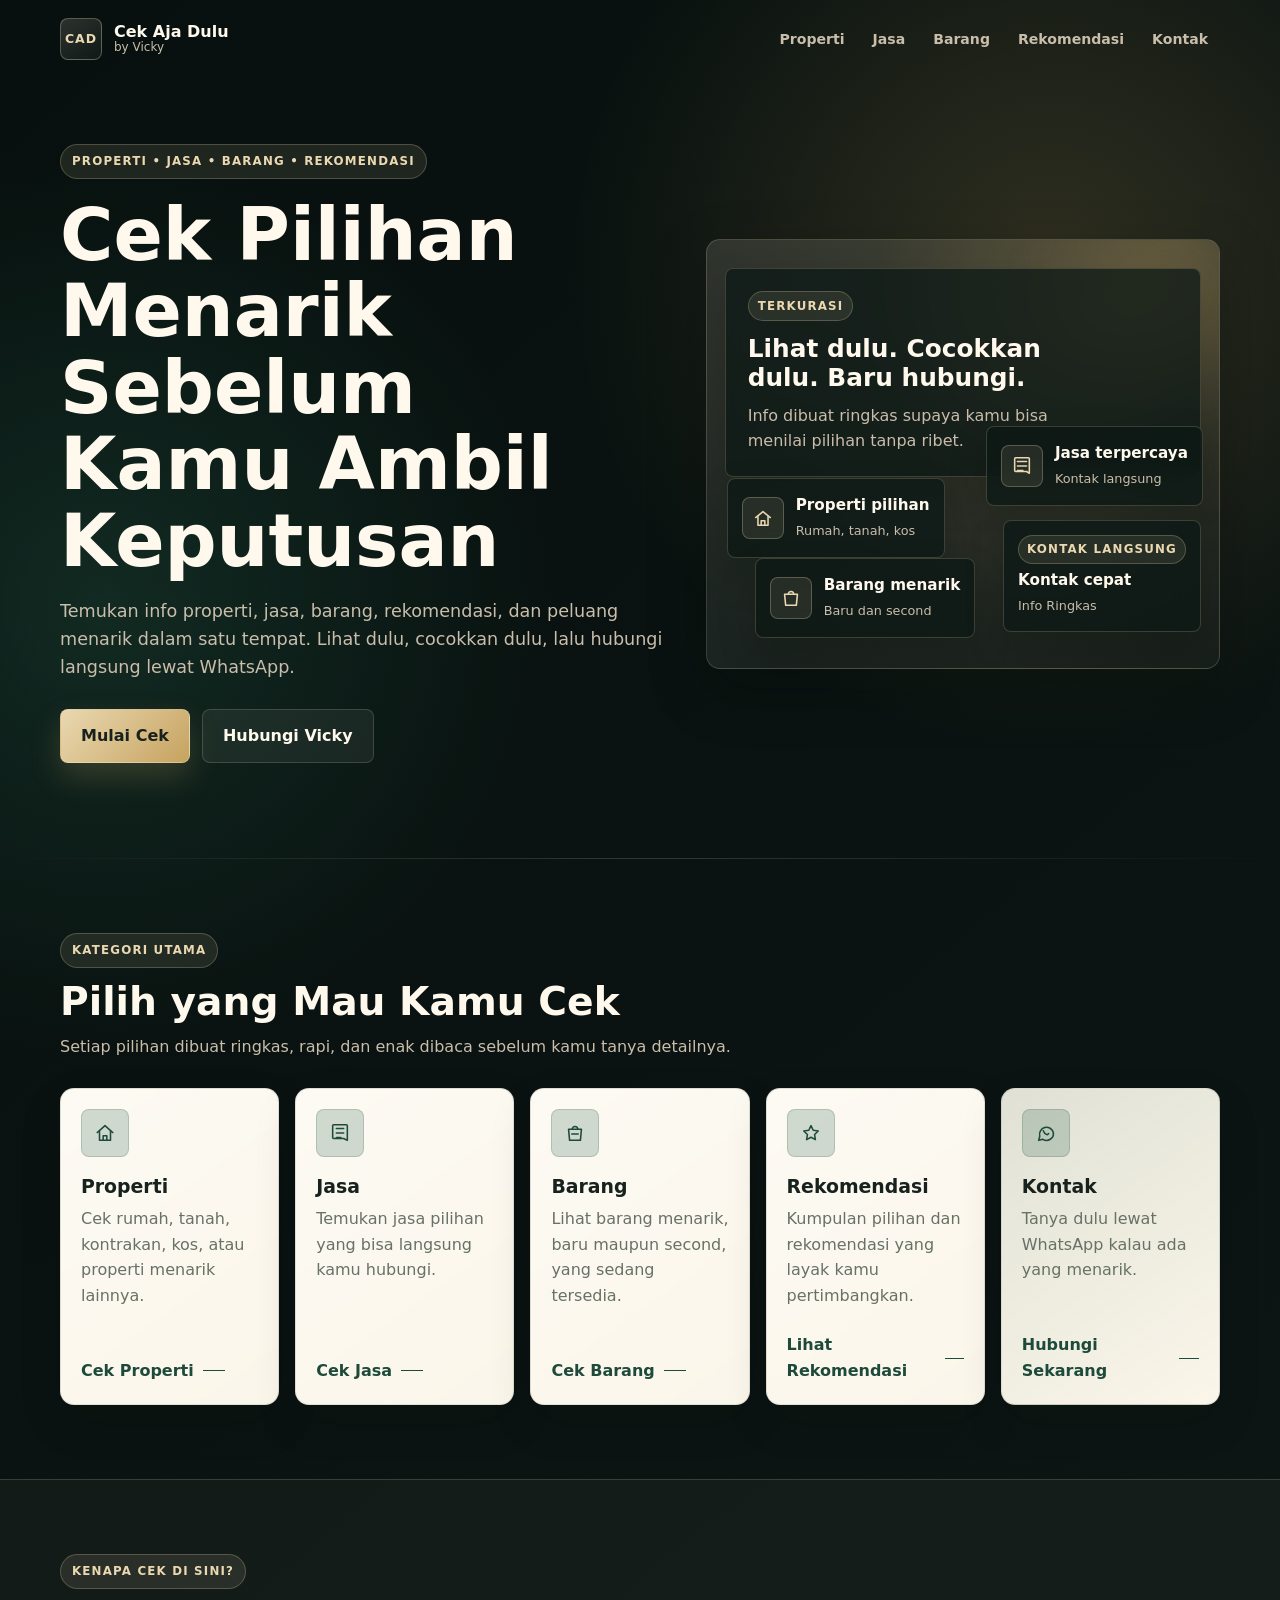
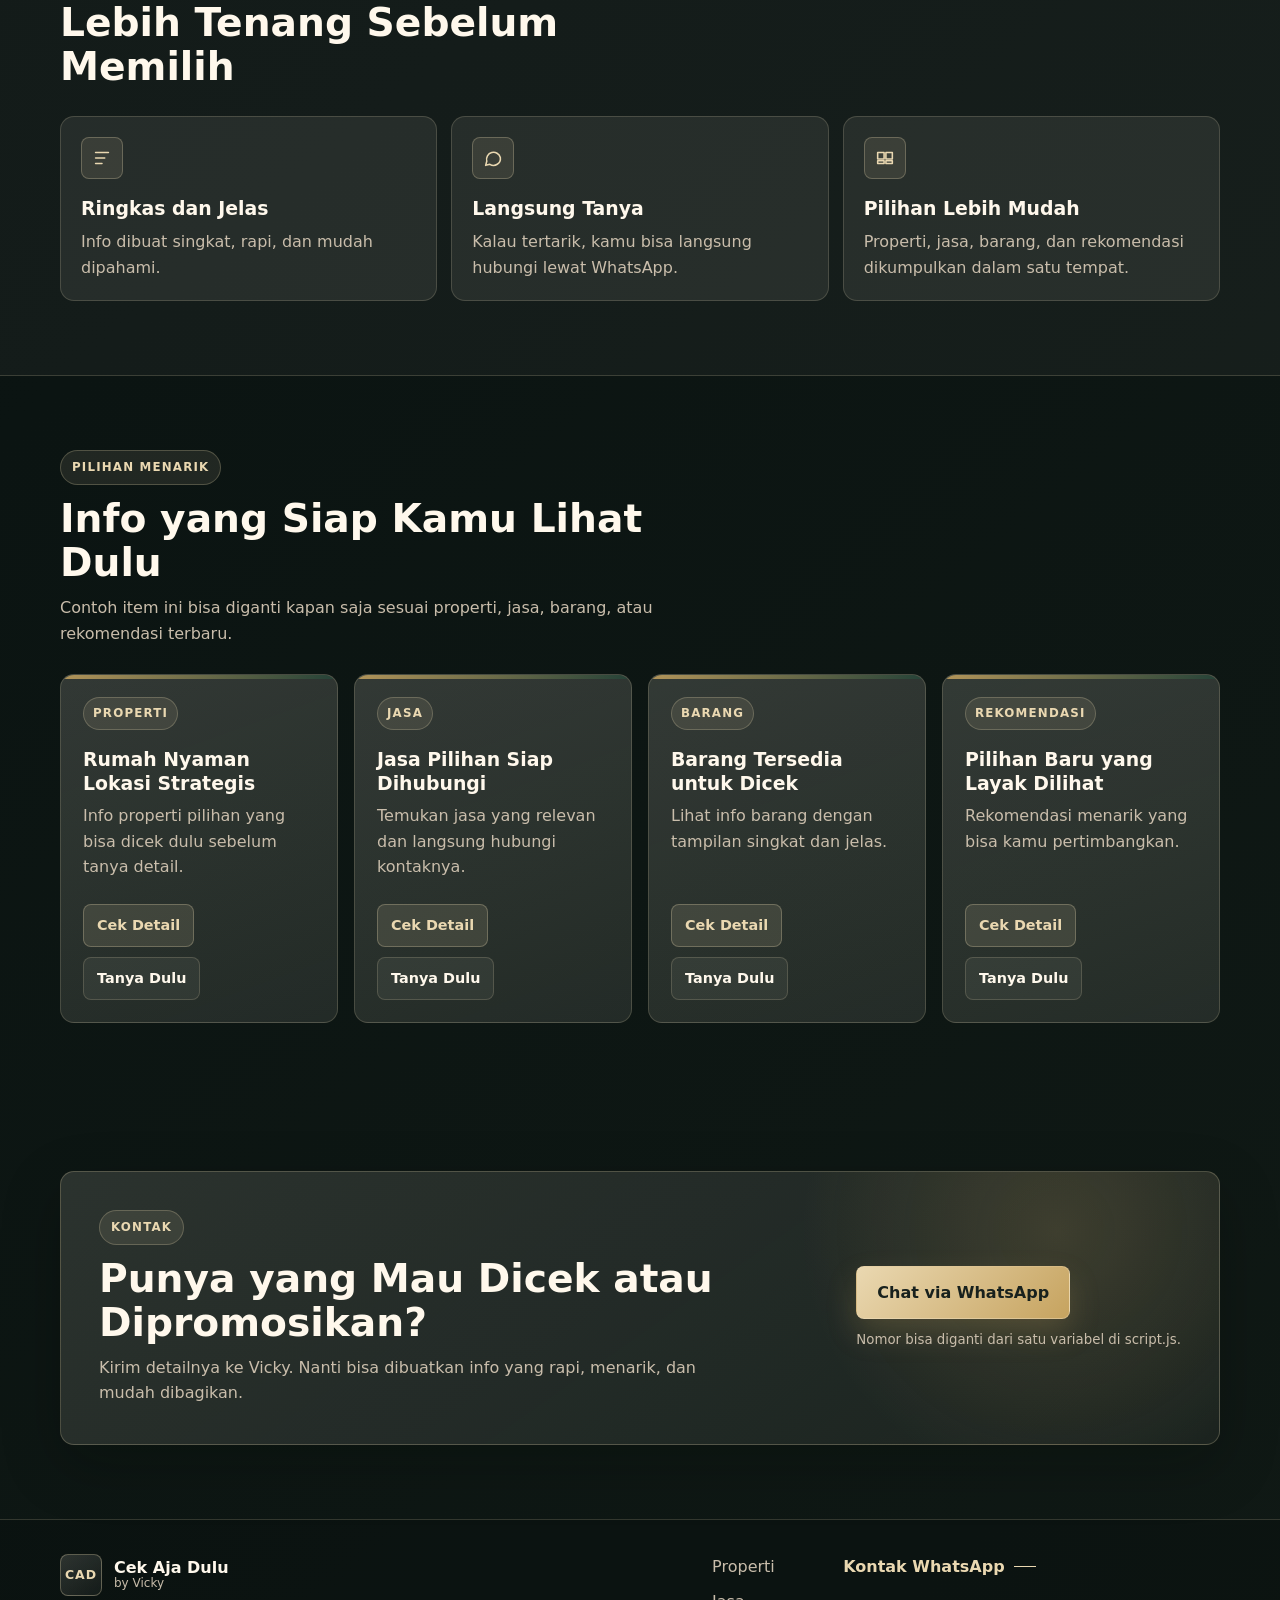
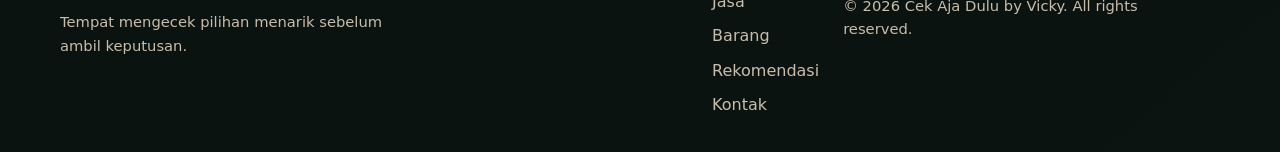
<file: backup_codex/index.html>
<!doctype html>
<html lang="id">
  <head>
    <meta charset="UTF-8" />
    <meta name="viewport" content="width=device-width, initial-scale=1.0" />
    <title>Cek Aja Dulu | Properti, Jasa, Barang &amp; Rekomendasi</title>
    <meta
      name="description"
      content="Temukan info properti, jasa, barang, rekomendasi, dan peluang menarik dalam satu tempat. Cek dulu, cocokkan dulu, lalu hubungi langsung."
    />
    <meta name="theme-color" content="#0b1412" />
    <link rel="stylesheet" href="style.css" />
  </head>
  <body>
    <a class="skip-link" href="#properti">Lewati ke konten utama</a>

    <header class="site-header" data-header>
      <nav class="nav-wrap" aria-label="Navigasi utama">
        <a class="brand" href="#home" aria-label="Cek Aja Dulu beranda">
          <span class="brand-mark">CAD</span>
          <span class="brand-copy">
            <strong>Cek Aja Dulu</strong>
            <small>by Vicky</small>
          </span>
        </a>

        <button
          class="nav-toggle"
          type="button"
          aria-label="Buka menu navigasi"
          aria-expanded="false"
          aria-controls="primary-navigation"
          data-menu-toggle
        >
          <span></span>
          <span></span>
          <span></span>
        </button>

        <div class="nav-menu" id="primary-navigation" data-menu>
          <a href="#properti">Properti</a>
          <a href="#jasa">Jasa</a>
          <a href="#barang">Barang</a>
          <a href="#rekomendasi">Rekomendasi</a>
          <a href="#kontak">Kontak</a>
        </div>
      </nav>
    </header>

    <main id="home">
      <section class="hero">
        <div class="container hero-grid">
          <div class="hero-content reveal">
            <span class="eyebrow">Properti &bull; Jasa &bull; Barang &bull; Rekomendasi</span>
            <h1>Cek Pilihan Menarik Sebelum Kamu Ambil Keputusan</h1>
            <p class="hero-subtitle">
              Temukan info properti, jasa, barang, rekomendasi, dan peluang menarik dalam satu tempat.
              Lihat dulu, cocokkan dulu, lalu hubungi langsung lewat WhatsApp.
            </p>
            <div class="hero-actions">
              <a class="btn btn-primary" href="#properti">Mulai Cek</a>
              <a class="btn btn-ghost" href="#kontak">Hubungi Vicky</a>
            </div>
          </div>

          <div class="hero-visual reveal" aria-label="Ringkasan pilihan Cek Aja Dulu">
            <div class="visual-glow"></div>
            <div class="visual-card main-card">
              <span class="mini-label">Terkurasi</span>
              <h2>Lihat dulu. Cocokkan dulu. Baru hubungi.</h2>
              <p>Info dibuat ringkas supaya kamu bisa menilai pilihan tanpa ribet.</p>
            </div>

            <div class="floating-card card-property">
              <span class="icon-dot">
                <svg viewBox="0 0 24 24" aria-hidden="true">
                  <path d="M4 11.5 12 5l8 6.5" />
                  <path d="M6.5 10.5V20h11V10.5" />
                  <path d="M10 20v-5h4v5" />
                </svg>
              </span>
              <div>
                <strong>Properti pilihan</strong>
                <small>Rumah, tanah, kos</small>
              </div>
            </div>

            <div class="floating-card card-service">
              <span class="icon-dot">
                <svg viewBox="0 0 24 24" aria-hidden="true">
                  <path d="M7 7h10" />
                  <path d="M7 12h10" />
                  <path d="M7 17h6" />
                  <path d="M5 3h14a1 1 0 0 1 1 1v16l-3-2H5a1 1 0 0 1-1-1V4a1 1 0 0 1 1-1Z" />
                </svg>
              </span>
              <div>
                <strong>Jasa terpercaya</strong>
                <small>Kontak langsung</small>
              </div>
            </div>

            <div class="floating-card card-item">
              <span class="icon-dot">
                <svg viewBox="0 0 24 24" aria-hidden="true">
                  <path d="M5 8h14l-1.2 12H6.2L5 8Z" />
                  <path d="M9 8a3 3 0 0 1 6 0" />
                </svg>
              </span>
              <div>
                <strong>Barang menarik</strong>
                <small>Baru dan second</small>
              </div>
            </div>

            <div class="floating-card card-contact">
              <span class="mini-label">Kontak Langsung</span>
              <strong>Kontak cepat</strong>
              <small>Info Ringkas</small>
            </div>
          </div>
        </div>
      </section>

      <section class="category-section" aria-labelledby="kategori-title">
        <div class="container">
          <div class="section-heading reveal">
            <span class="section-kicker">Kategori utama</span>
            <h2 id="kategori-title">Pilih yang Mau Kamu Cek</h2>
            <p>Setiap pilihan dibuat ringkas, rapi, dan enak dibaca sebelum kamu tanya detailnya.</p>
          </div>

          <div class="category-grid">
            <section class="category-card reveal" id="properti">
              <span class="card-icon">
                <svg viewBox="0 0 24 24" aria-hidden="true">
                  <path d="M3.5 11.5 12 4l8.5 7.5" />
                  <path d="M6 10.5V20h12V10.5" />
                  <path d="M10 20v-5h4v5" />
                </svg>
              </span>
              <h3>Properti</h3>
              <p>Cek rumah, tanah, kontrakan, kos, atau properti menarik lainnya.</p>
              <a class="text-link" href="#pilihan">Cek Properti</a>
            </section>

            <section class="category-card reveal" id="jasa">
              <span class="card-icon">
                <svg viewBox="0 0 24 24" aria-hidden="true">
                  <path d="M8 7h8" />
                  <path d="M8 12h8" />
                  <path d="M8 17h5" />
                  <path d="M5 3h14a1 1 0 0 1 1 1v16l-4-2H5a1 1 0 0 1-1-1V4a1 1 0 0 1 1-1Z" />
                </svg>
              </span>
              <h3>Jasa</h3>
              <p>Temukan jasa pilihan yang bisa langsung kamu hubungi.</p>
              <a class="text-link" href="#pilihan">Cek Jasa</a>
            </section>

            <section class="category-card reveal" id="barang">
              <span class="card-icon">
                <svg viewBox="0 0 24 24" aria-hidden="true">
                  <path d="M5 8h14l-1.1 12H6.1L5 8Z" />
                  <path d="M9 8a3 3 0 0 1 6 0" />
                  <path d="M8.5 13h7" />
                </svg>
              </span>
              <h3>Barang</h3>
              <p>Lihat barang menarik, baru maupun second, yang sedang tersedia.</p>
              <a class="text-link" href="#pilihan">Cek Barang</a>
            </section>

            <section class="category-card reveal" id="rekomendasi">
              <span class="card-icon">
                <svg viewBox="0 0 24 24" aria-hidden="true">
                  <path d="m12 4 2.4 5 5.5.8-4 3.9.9 5.5-4.8-2.6-4.8 2.6.9-5.5-4-3.9 5.5-.8L12 4Z" />
                </svg>
              </span>
              <h3>Rekomendasi</h3>
              <p>Kumpulan pilihan dan rekomendasi yang layak kamu pertimbangkan.</p>
              <a class="text-link" href="#pilihan">Lihat Rekomendasi</a>
            </section>

            <article class="category-card contact-card reveal">
              <span class="card-icon">
                <svg viewBox="0 0 24 24" aria-hidden="true">
                  <path d="M20 11.5A7.5 7.5 0 0 1 8.6 18.9L4 20l1.2-4.5A7.5 7.5 0 1 1 20 11.5Z" />
                  <path d="M9 9.5c.6 2 2.3 3.7 4.4 4.4l1.5-1.2" />
                </svg>
              </span>
              <h3>Kontak</h3>
              <p>Tanya dulu lewat WhatsApp kalau ada yang menarik.</p>
              <a class="text-link" href="#kontak">Hubungi Sekarang</a>
            </article>
          </div>
        </div>
      </section>

      <section class="benefit-section" aria-labelledby="benefit-title">
        <div class="container">
          <div class="section-heading compact reveal">
            <span class="section-kicker">Kenapa cek di sini?</span>
            <h2 id="benefit-title">Lebih Tenang Sebelum Memilih</h2>
          </div>

          <div class="benefit-grid">
            <article class="benefit-card reveal">
              <span class="small-icon">
                <svg viewBox="0 0 24 24" aria-hidden="true">
                  <path d="M5 6h14" />
                  <path d="M5 12h10" />
                  <path d="M5 18h7" />
                </svg>
              </span>
              <h3>Ringkas dan Jelas</h3>
              <p>Info dibuat singkat, rapi, dan mudah dipahami.</p>
            </article>

            <article class="benefit-card reveal">
              <span class="small-icon">
                <svg viewBox="0 0 24 24" aria-hidden="true">
                  <path d="M20 11.5A7.5 7.5 0 0 1 8.6 18.9L4 20l1.2-4.5A7.5 7.5 0 1 1 20 11.5Z" />
                </svg>
              </span>
              <h3>Langsung Tanya</h3>
              <p>Kalau tertarik, kamu bisa langsung hubungi lewat WhatsApp.</p>
            </article>

            <article class="benefit-card reveal">
              <span class="small-icon">
                <svg viewBox="0 0 24 24" aria-hidden="true">
                  <path d="M4 6h7v7H4z" />
                  <path d="M13 6h7v7h-7z" />
                  <path d="M4 15h7v3H4z" />
                  <path d="M13 15h7v3h-7z" />
                </svg>
              </span>
              <h3>Pilihan Lebih Mudah</h3>
              <p>Properti, jasa, barang, dan rekomendasi dikumpulkan dalam satu tempat.</p>
            </article>
          </div>
        </div>
      </section>

      <section class="featured-section" id="pilihan" aria-labelledby="featured-title">
        <div class="container">
          <div class="section-heading reveal">
            <span class="section-kicker">Pilihan menarik</span>
            <h2 id="featured-title">Info yang Siap Kamu Lihat Dulu</h2>
            <p>Contoh item ini bisa diganti kapan saja sesuai properti, jasa, barang, atau rekomendasi terbaru.</p>
          </div>

          <div class="featured-grid">
            <article class="featured-card reveal">
              <span class="pill">Properti</span>
              <h3>Rumah Nyaman Lokasi Strategis</h3>
              <p>Info properti pilihan yang bisa dicek dulu sebelum tanya detail.</p>
              <div class="card-actions">
                <a class="btn-small" href="#properti">Cek Detail</a>
                <a class="btn-small btn-small-muted" href="#" data-whatsapp data-message="Halo Vicky, saya mau tanya dulu tentang Properti Pilihan di Cek Aja Dulu.">Tanya Dulu</a>
              </div>
            </article>

            <article class="featured-card reveal">
              <span class="pill">Jasa</span>
              <h3>Jasa Pilihan Siap Dihubungi</h3>
              <p>Temukan jasa yang relevan dan langsung hubungi kontaknya.</p>
              <div class="card-actions">
                <a class="btn-small" href="#jasa">Cek Detail</a>
                <a class="btn-small btn-small-muted" href="#" data-whatsapp data-message="Halo Vicky, saya mau tanya dulu tentang Jasa Direkomendasikan di Cek Aja Dulu.">Tanya Dulu</a>
              </div>
            </article>

            <article class="featured-card reveal">
              <span class="pill">Barang</span>
              <h3>Barang Tersedia untuk Dicek</h3>
              <p>Lihat info barang dengan tampilan singkat dan jelas.</p>
              <div class="card-actions">
                <a class="btn-small" href="#barang">Cek Detail</a>
                <a class="btn-small btn-small-muted" href="#" data-whatsapp data-message="Halo Vicky, saya mau tanya dulu tentang Barang Menarik di Cek Aja Dulu.">Tanya Dulu</a>
              </div>
            </article>

            <article class="featured-card reveal">
              <span class="pill">Rekomendasi</span>
              <h3>Pilihan Baru yang Layak Dilihat</h3>
              <p>Rekomendasi menarik yang bisa kamu pertimbangkan.</p>
              <div class="card-actions">
                <a class="btn-small" href="#rekomendasi">Cek Detail</a>
                <a class="btn-small btn-small-muted" href="#" data-whatsapp data-message="Halo Vicky, saya mau tanya dulu tentang Rekomendasi Baru di Cek Aja Dulu.">Tanya Dulu</a>
              </div>
            </article>
          </div>
        </div>
      </section>

      <section class="contact-section" id="kontak" aria-labelledby="contact-title">
        <div class="container">
          <div class="contact-panel reveal">
            <div>
              <span class="section-kicker">Kontak</span>
              <h2 id="contact-title">Punya yang Mau Dicek atau Dipromosikan?</h2>
              <p>
                Kirim detailnya ke Vicky. Nanti bisa dibuatkan info yang rapi, menarik, dan mudah
                dibagikan.
              </p>
            </div>
            <div class="contact-actions">
              <a class="btn btn-primary" href="#" data-whatsapp>Chat via WhatsApp</a>
              <small>Nomor bisa diganti dari satu variabel di script.js.</small>
            </div>
          </div>
        </div>
      </section>
    </main>

    <footer class="site-footer">
      <div class="container footer-grid">
        <div class="footer-brand">
          <a class="brand" href="#home" aria-label="Cek Aja Dulu beranda">
            <span class="brand-mark">CAD</span>
            <span class="brand-copy">
              <strong>Cek Aja Dulu</strong>
              <small>by Vicky</small>
            </span>
          </a>
          <p>Tempat mengecek pilihan menarik sebelum ambil keputusan.</p>
        </div>

        <div class="footer-links" aria-label="Link footer">
          <a href="#properti">Properti</a>
          <a href="#jasa">Jasa</a>
          <a href="#barang">Barang</a>
          <a href="#rekomendasi">Rekomendasi</a>
          <a href="#kontak">Kontak</a>
        </div>

        <div class="footer-contact">
          <a class="footer-whatsapp" href="#" data-whatsapp>Kontak WhatsApp</a>
          <p>&copy; 2026 Cek Aja Dulu by Vicky. All rights reserved.</p>
        </div>
      </div>
    </footer>

    <script src="script.js"></script>
  </body>
</html>
</file>
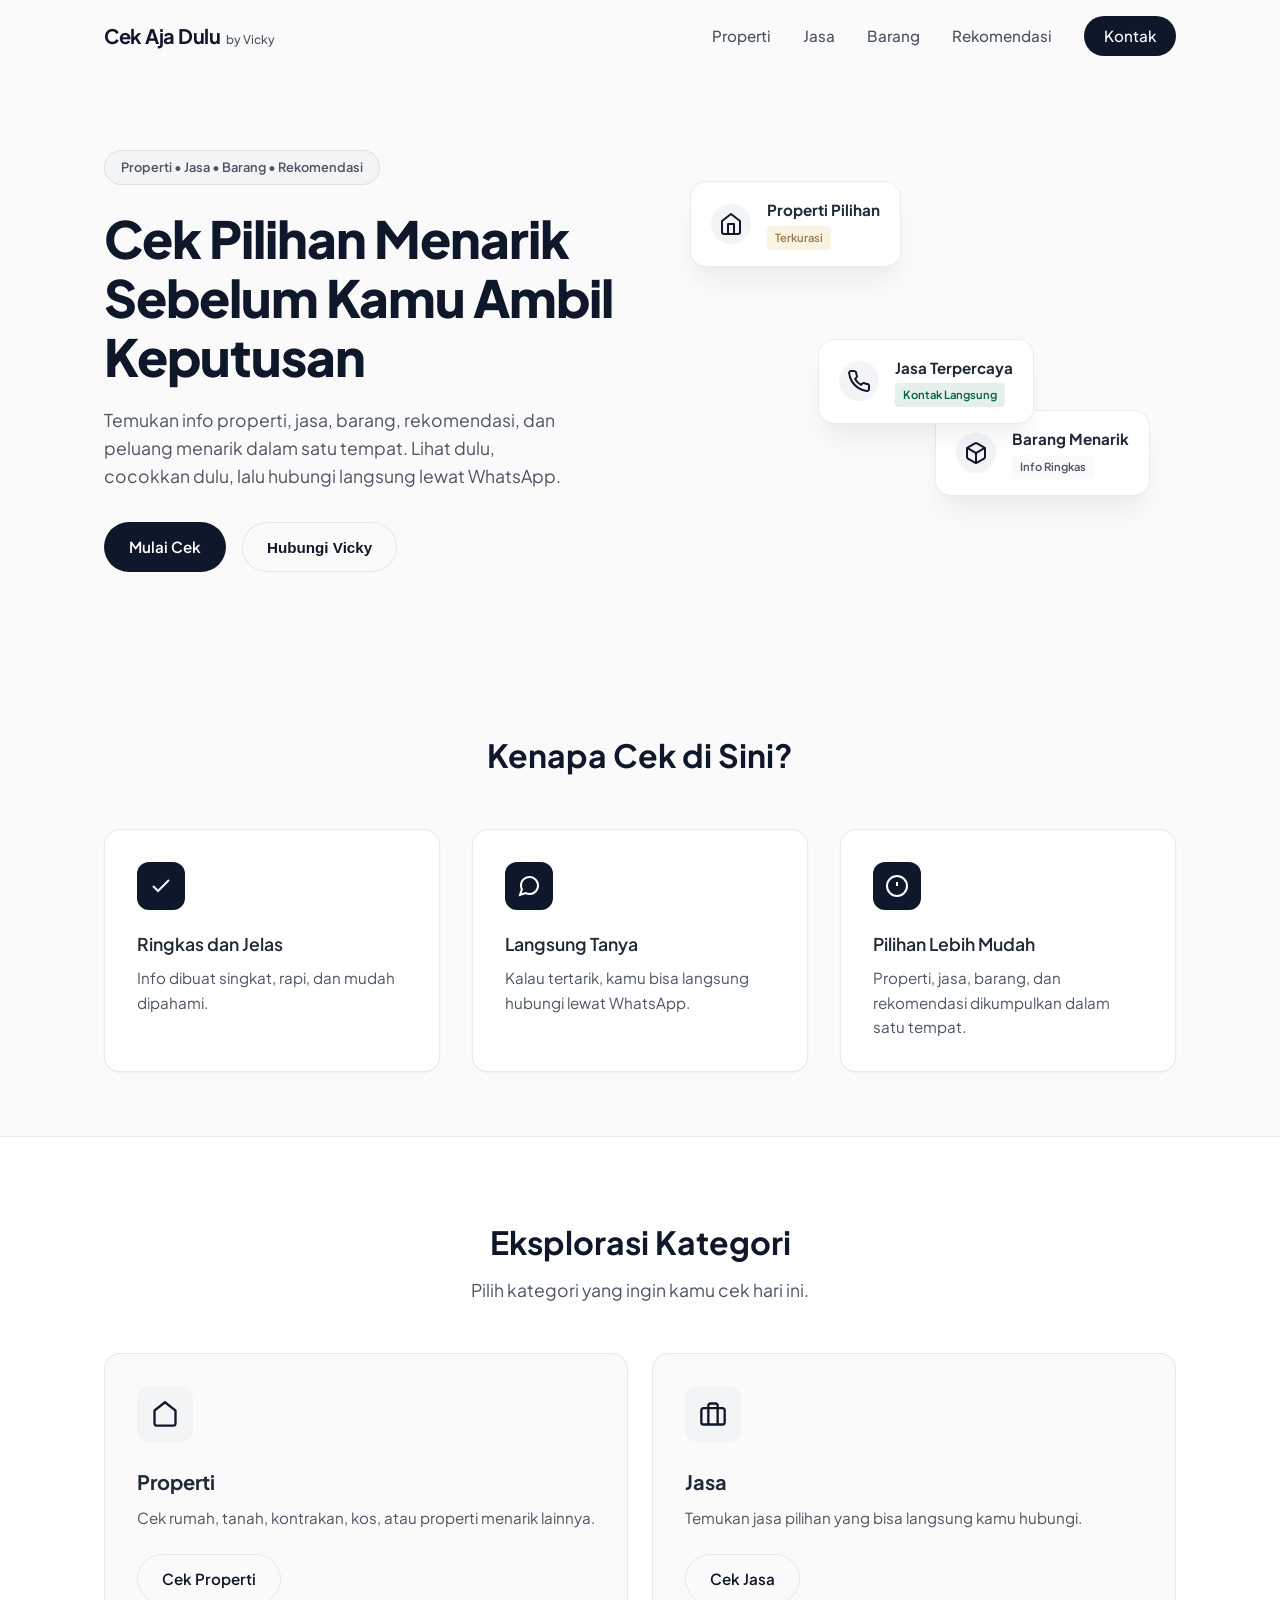
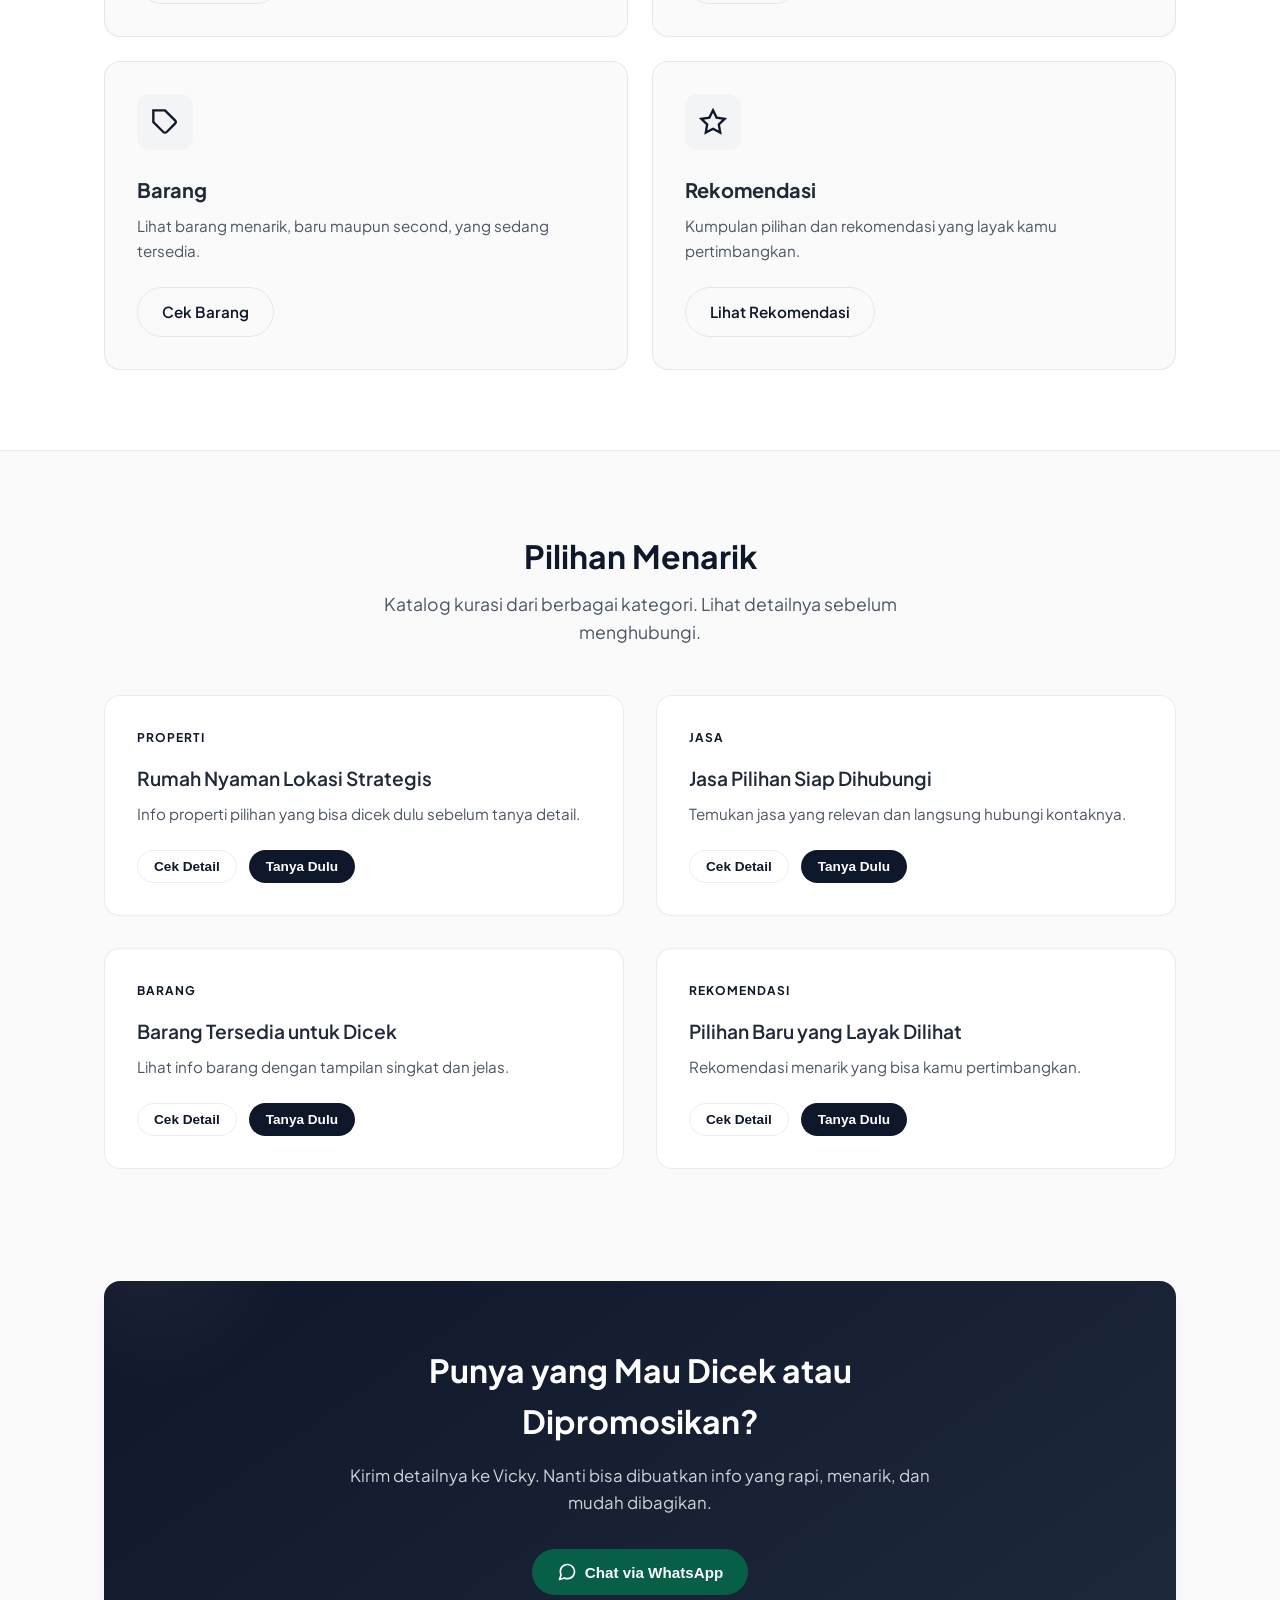
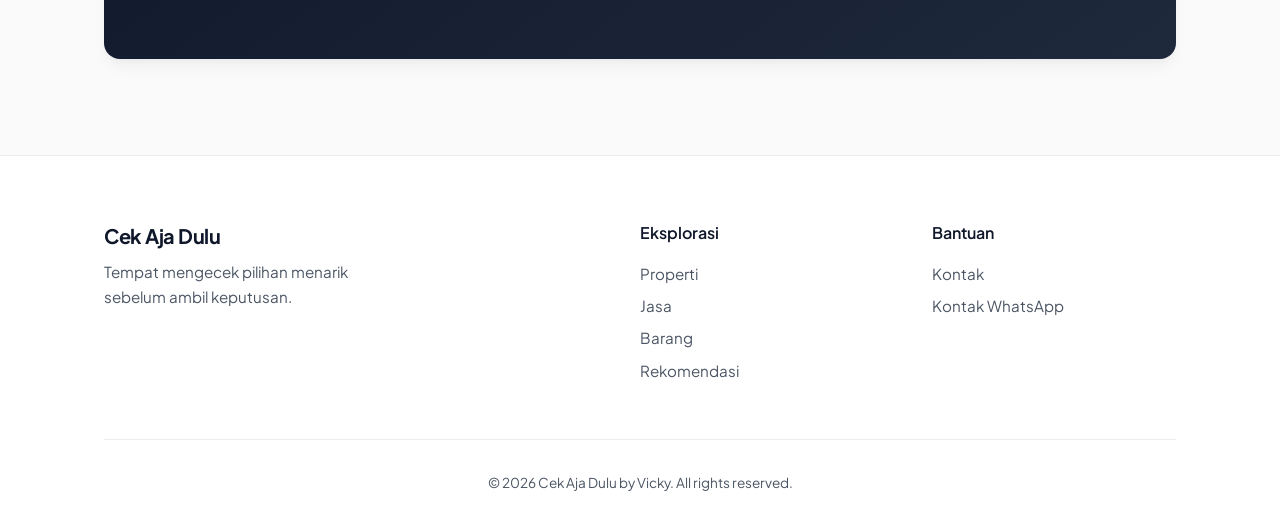
<file: cekajadulu-bygemini/index.html>
<!DOCTYPE html>
<html lang="id">
<head>
    <meta charset="UTF-8">
    <meta name="viewport" content="width=device-width, initial-scale=1.0">
    <title>Cek Aja Dulu | Properti, Jasa, Barang & Rekomendasi</title>
    <meta name="description" content="Temukan info properti, jasa, barang, rekomendasi, dan peluang menarik dalam satu tempat. Cek dulu, cocokkan dulu, lalu hubungi langsung lewat WhatsApp.">
    
    <link rel="preconnect" href="https://fonts.googleapis.com">
    <link rel="preconnect" href="https://fonts.gstatic.com" crossorigin>
    <link href="https://fonts.googleapis.com/css2?family=Plus+Jakarta+Sans:wght@400;500;600;700&display=swap" rel="stylesheet">
    
    <link rel="stylesheet" href="style.css">
</head>
<body>

    <header class="navbar" id="navbar">
        <div class="nav-container">
            <a href="#" class="nav-brand">
                <span class="logo-text">Cek Aja Dulu</span>
                <span class="logo-sub">by Vicky</span>
            </a>

            <button class="hamburger" id="hamburger" aria-label="Toggle Menu" aria-expanded="false">
                <span class="bar"></span>
                <span class="bar"></span>
                <span class="bar"></span>
            </button>

            <nav class="nav-menu" id="nav-menu">
                <a href="#properti" class="nav-link">Properti</a>
                <a href="#jasa" class="nav-link">Jasa</a>
                <a href="#barang" class="nav-link">Barang</a>
                <a href="#rekomendasi" class="nav-link">Rekomendasi</a>
                <a href="#kontak" class="nav-link btn-nav-contact">Kontak</a>
            </nav>
        </div>
    </header>

    <main>
        <section class="hero" id="beranda">
            <div class="hero-container">
                <div class="hero-content reveal">
                    <div class="hero-badge">
                        <span>Properti • Jasa • Barang • Rekomendasi</span>
                    </div>
                    <h1>Cek Pilihan Menarik Sebelum Kamu Ambil Keputusan</h1>
                    <p>Temukan info properti, jasa, barang, rekomendasi, dan peluang menarik dalam satu tempat. Lihat dulu, cocokkan dulu, lalu hubungi langsung lewat WhatsApp.</p>
                    <div class="hero-cta">
                        <a href="#kategori-utama" class="btn btn-primary">Mulai Cek</a>
                        <button class="btn btn-secondary btn-wa" data-message="Halo Vicky, saya mau tanya tentang Cek Aja Dulu.">Hubungi Vicky</button>
                    </div>
                </div>
                
                <div class="hero-visual reveal">
                    <div class="floating-wrapper">
                        <div class="float-card card-1">
                            <div class="fc-icon">
                                <svg width="24" height="24" viewBox="0 0 24 24" fill="none" stroke="currentColor" stroke-width="2" stroke-linecap="round" stroke-linejoin="round"><path d="M3 9l9-7 9 7v11a2 2 0 0 1-2 2H5a2 2 0 0 1-2-2z"></path><polyline points="9 22 9 12 15 12 15 22"></polyline></svg>
                            </div>
                            <div class="fc-text">
                                <span class="fc-title">Properti Pilihan</span>
                                <span class="fc-badge">Terkurasi</span>
                            </div>
                        </div>
                        
                        <div class="float-card card-2">
                            <div class="fc-icon">
                                <svg width="24" height="24" viewBox="0 0 24 24" fill="none" stroke="currentColor" stroke-width="2" stroke-linecap="round" stroke-linejoin="round"><path d="M21 16V8a2 2 0 0 0-1-1.73l-7-4a2 2 0 0 0-2 0l-7 4A2 2 0 0 0 3 8v8a2 2 0 0 0 1 1.73l7 4a2 2 0 0 0 2 0l7-4A2 2 0 0 0 21 16z"></path><polyline points="3.27 6.96 12 12.01 20.73 6.96"></polyline><line x1="12" y1="22.08" x2="12" y2="12"></line></svg>
                            </div>
                            <div class="fc-text">
                                <span class="fc-title">Barang Menarik</span>
                                <span class="fc-badge off-white">Info Ringkas</span>
                            </div>
                        </div>

                        <div class="float-card card-3">
                            <div class="fc-icon">
                                <svg width="24" height="24" viewBox="0 0 24 24" fill="none" stroke="currentColor" stroke-width="2" stroke-linecap="round" stroke-linejoin="round"><path d="M22 16.92v3a2 2 0 0 1-2.18 2 19.79 19.79 0 0 1-8.63-3.07 19.5 19.5 0 0 1-6-6 19.79 19.79 0 0 1-3.07-8.67A2 2 0 0 1 4.11 2h3a2 2 0 0 1 2 1.72 12.84 12.84 0 0 0 .7 2.81 2 2 0 0 1-.45 2.11L8.09 9.91a16 16 0 0 0 6 6l1.27-1.27a2 2 0 0 1 2.11-.45 12.84 12.84 0 0 0 2.81.7A2 2 0 0 1 22 16.92z"></path></svg>
                            </div>
                            <div class="fc-text">
                                <span class="fc-title">Jasa Terpercaya</span>
                                <span class="fc-badge green">Kontak Langsung</span>
                            </div>
                        </div>
                    </div>
                </div>
            </div>
        </section>

        <section class="why-section reveal">
            <div class="section-container">
                <div class="section-header text-center">
                    <h2>Kenapa Cek di Sini?</h2>
                </div>
                <div class="why-grid">
                    <div class="why-card">
                        <div class="why-icon">
                            <svg width="24" height="24" viewBox="0 0 24 24" fill="none" stroke="currentColor" stroke-width="2"><polyline points="20 6 9 17 4 12"></polyline></svg>
                        </div>
                        <h3>Ringkas dan Jelas</h3>
                        <p>Info dibuat singkat, rapi, dan mudah dipahami.</p>
                    </div>
                    <div class="why-card">
                        <div class="why-icon">
                            <svg width="24" height="24" viewBox="0 0 24 24" fill="none" stroke="currentColor" stroke-width="2"><path d="M21 11.5a8.38 8.38 0 0 1-.9 3.8 8.5 8.5 0 0 1-7.6 4.7 8.38 8.38 0 0 1-3.8-.9L3 21l1.9-5.7a8.38 8.38 0 0 1-.9-3.8 8.5 8.5 0 0 1 4.7-7.6 8.38 8.38 0 0 1 3.8-.9h.5a8.48 8.48 0 0 1 8 8v.5z"></path></svg>
                        </div>
                        <h3>Langsung Tanya</h3>
                        <p>Kalau tertarik, kamu bisa langsung hubungi lewat WhatsApp.</p>
                    </div>
                    <div class="why-card">
                        <div class="why-icon">
                            <svg width="24" height="24" viewBox="0 0 24 24" fill="none" stroke="currentColor" stroke-width="2"><circle cx="12" cy="12" r="10"></circle><line x1="12" y1="8" x2="12" y2="12"></line><line x1="12" y1="16" x2="12.01" y2="16"></line></svg>
                        </div>
                        <h3>Pilihan Lebih Mudah</h3>
                        <p>Properti, jasa, barang, dan rekomendasi dikumpulkan dalam satu tempat.</p>
                    </div>
                </div>
            </div>
        </section>

        <section class="categories-container" id="kategori-utama">
            <div class="section-container">
                <div class="section-header">
                    <h2>Eksplorasi Kategori</h2>
                    <p>Pilih kategori yang ingin kamu cek hari ini.</p>
                </div>
                
                <div class="categories-grid">
                    <section id="properti" class="category-card reveal">
                        <div class="cat-icon">
                            <svg width="28" height="28" viewBox="0 0 24 24" fill="none" stroke="currentColor" stroke-width="2"><path d="M3 9l9-7 9 7v11a2 2 0 0 1-2 2H5a2 2 0 0 1-2-2z"></path></svg>
                        </div>
                        <h3>Properti</h3>
                        <p>Cek rumah, tanah, kontrakan, kos, atau properti menarik lainnya.</p>
                        <a href="#featured" class="btn btn-outline">Cek Properti</a>
                    </section>

                    <section id="jasa" class="category-card reveal">
                        <div class="cat-icon">
                            <svg width="28" height="28" viewBox="0 0 24 24" fill="none" stroke="currentColor" stroke-width="2"><rect x="2" y="7" width="20" height="14" rx="2" ry="2"></rect><path d="M16 21V5a2 2 0 0 0-2-2h-4a2 2 0 0 0-2 2v16"></path></svg>
                        </div>
                        <h3>Jasa</h3>
                        <p>Temukan jasa pilihan yang bisa langsung kamu hubungi.</p>
                        <a href="#featured" class="btn btn-outline">Cek Jasa</a>
                    </section>

                    <section id="barang" class="category-card reveal">
                        <div class="cat-icon">
                            <svg width="28" height="28" viewBox="0 0 24 24" fill="none" stroke="currentColor" stroke-width="2"><path d="M20.59 13.41l-7.17 7.17a2 2 0 0 1-2.83 0L2 12V2h10l8.59 8.59a2 2 0 0 1 0 2.82z"></path><line x1="7" y1="7" x2="7.01" y2="7"></line></svg>
                        </div>
                        <h3>Barang</h3>
                        <p>Lihat barang menarik, baru maupun second, yang sedang tersedia.</p>
                        <a href="#featured" class="btn btn-outline">Cek Barang</a>
                    </section>

                    <section id="rekomendasi" class="category-card reveal">
                        <div class="cat-icon">
                            <svg width="28" height="28" viewBox="0 0 24 24" fill="none" stroke="currentColor" stroke-width="2"><polygon points="12 2 15.09 8.26 22 9.27 17 14.14 18.18 21.02 12 17.77 5.82 21.02 7 14.14 2 9.27 8.91 8.26 12 2"></polygon></svg>
                        </div>
                        <h3>Rekomendasi</h3>
                        <p>Kumpulan pilihan dan rekomendasi yang layak kamu pertimbangkan.</p>
                        <a href="#featured" class="btn btn-outline">Lihat Rekomendasi</a>
                    </section>
                </div>
            </div>
        </section>

        <section class="featured-section" id="featured">
            <div class="section-container">
                <div class="section-header">
                    <h2>Pilihan Menarik</h2>
                    <p>Katalog kurasi dari berbagai kategori. Lihat detailnya sebelum menghubungi.</p>
                </div>

                <div class="featured-grid">
                    <article class="featured-card reveal">
                        <div class="feat-label">Properti</div>
                        <div class="feat-content">
                            <h3>Rumah Nyaman Lokasi Strategis</h3>
                            <p>Info properti pilihan yang bisa dicek dulu sebelum tanya detail.</p>
                            <div class="feat-actions">
                                <button class="btn btn-sm btn-outline">Cek Detail</button>
                                <button class="btn btn-sm btn-primary btn-wa" data-message="Halo, saya mau tanya tentang: Rumah Nyaman Lokasi Strategis">Tanya Dulu</button>
                            </div>
                        </div>
                    </article>

                    <article class="featured-card reveal">
                        <div class="feat-label">Jasa</div>
                        <div class="feat-content">
                            <h3>Jasa Pilihan Siap Dihubungi</h3>
                            <p>Temukan jasa yang relevan dan langsung hubungi kontaknya.</p>
                            <div class="feat-actions">
                                <button class="btn btn-sm btn-outline">Cek Detail</button>
                                <button class="btn btn-sm btn-primary btn-wa" data-message="Halo, saya mau tanya tentang: Jasa Pilihan Siap Dihubungi">Tanya Dulu</button>
                            </div>
                        </div>
                    </article>

                    <article class="featured-card reveal">
                        <div class="feat-label">Barang</div>
                        <div class="feat-content">
                            <h3>Barang Tersedia untuk Dicek</h3>
                            <p>Lihat info barang dengan tampilan singkat dan jelas.</p>
                            <div class="feat-actions">
                                <button class="btn btn-sm btn-outline">Cek Detail</button>
                                <button class="btn btn-sm btn-primary btn-wa" data-message="Halo, saya mau tanya tentang: Barang Tersedia untuk Dicek">Tanya Dulu</button>
                            </div>
                        </div>
                    </article>

                    <article class="featured-card reveal">
                        <div class="feat-label">Rekomendasi</div>
                        <div class="feat-content">
                            <h3>Pilihan Baru yang Layak Dilihat</h3>
                            <p>Rekomendasi menarik yang bisa kamu pertimbangkan.</p>
                            <div class="feat-actions">
                                <button class="btn btn-sm btn-outline">Cek Detail</button>
                                <button class="btn btn-sm btn-primary btn-wa" data-message="Halo, saya mau tanya tentang: Pilihan Baru yang Layak Dilihat">Tanya Dulu</button>
                            </div>
                        </div>
                    </article>
                </div>
            </div>
        </section>

        <section id="kontak" class="contact-section reveal">
            <div class="section-container">
                <div class="contact-card">
                    <div class="contact-content">
                        <h2>Punya yang Mau Dicek atau Dipromosikan?</h2>
                        <p>Kirim detailnya ke Vicky. Nanti bisa dibuatkan info yang rapi, menarik, dan mudah dibagikan.</p>
                        <button class="btn btn-whatsapp btn-wa" data-message="Halo Vicky, saya mau tanya tentang Cek Aja Dulu.">
                            <svg width="20" height="20" viewBox="0 0 24 24" fill="none" stroke="currentColor" stroke-width="2" stroke-linecap="round" stroke-linejoin="round"><path d="M21 11.5a8.38 8.38 0 0 1-.9 3.8 8.5 8.5 0 0 1-7.6 4.7 8.38 8.38 0 0 1-3.8-.9L3 21l1.9-5.7a8.38 8.38 0 0 1-.9-3.8 8.5 8.5 0 0 1 4.7-7.6 8.38 8.38 0 0 1 3.8-.9h.5a8.48 8.48 0 0 1 8 8v.5z"></path></svg>
                            Chat via WhatsApp
                        </button>
                    </div>
                </div>
            </div>
        </section>
    </main>

    <footer class="footer">
        <div class="section-container">
            <div class="footer-grid">
                <div class="footer-brand">
                    <span class="logo-text">Cek Aja Dulu</span>
                    <p>Tempat mengecek pilihan menarik sebelum ambil keputusan.</p>
                </div>
                <div class="footer-links">
                    <h4>Eksplorasi</h4>
                    <a href="#properti">Properti</a>
                    <a href="#jasa">Jasa</a>
                    <a href="#barang">Barang</a>
                    <a href="#rekomendasi">Rekomendasi</a>
                </div>
                <div class="footer-links">
                    <h4>Bantuan</h4>
                    <a href="#kontak">Kontak</a>
                    <a href="#" class="btn-wa" data-message="Halo Vicky, saya mau tanya tentang layanan Cek Aja Dulu.">Kontak WhatsApp</a>
                </div>
            </div>
            <div class="footer-bottom">
                <p>&copy; 2026 Cek Aja Dulu by Vicky. All rights reserved.</p>
            </div>
        </div>
    </footer>

    <script src="script.js"></script>
</body>
</html>
</file>
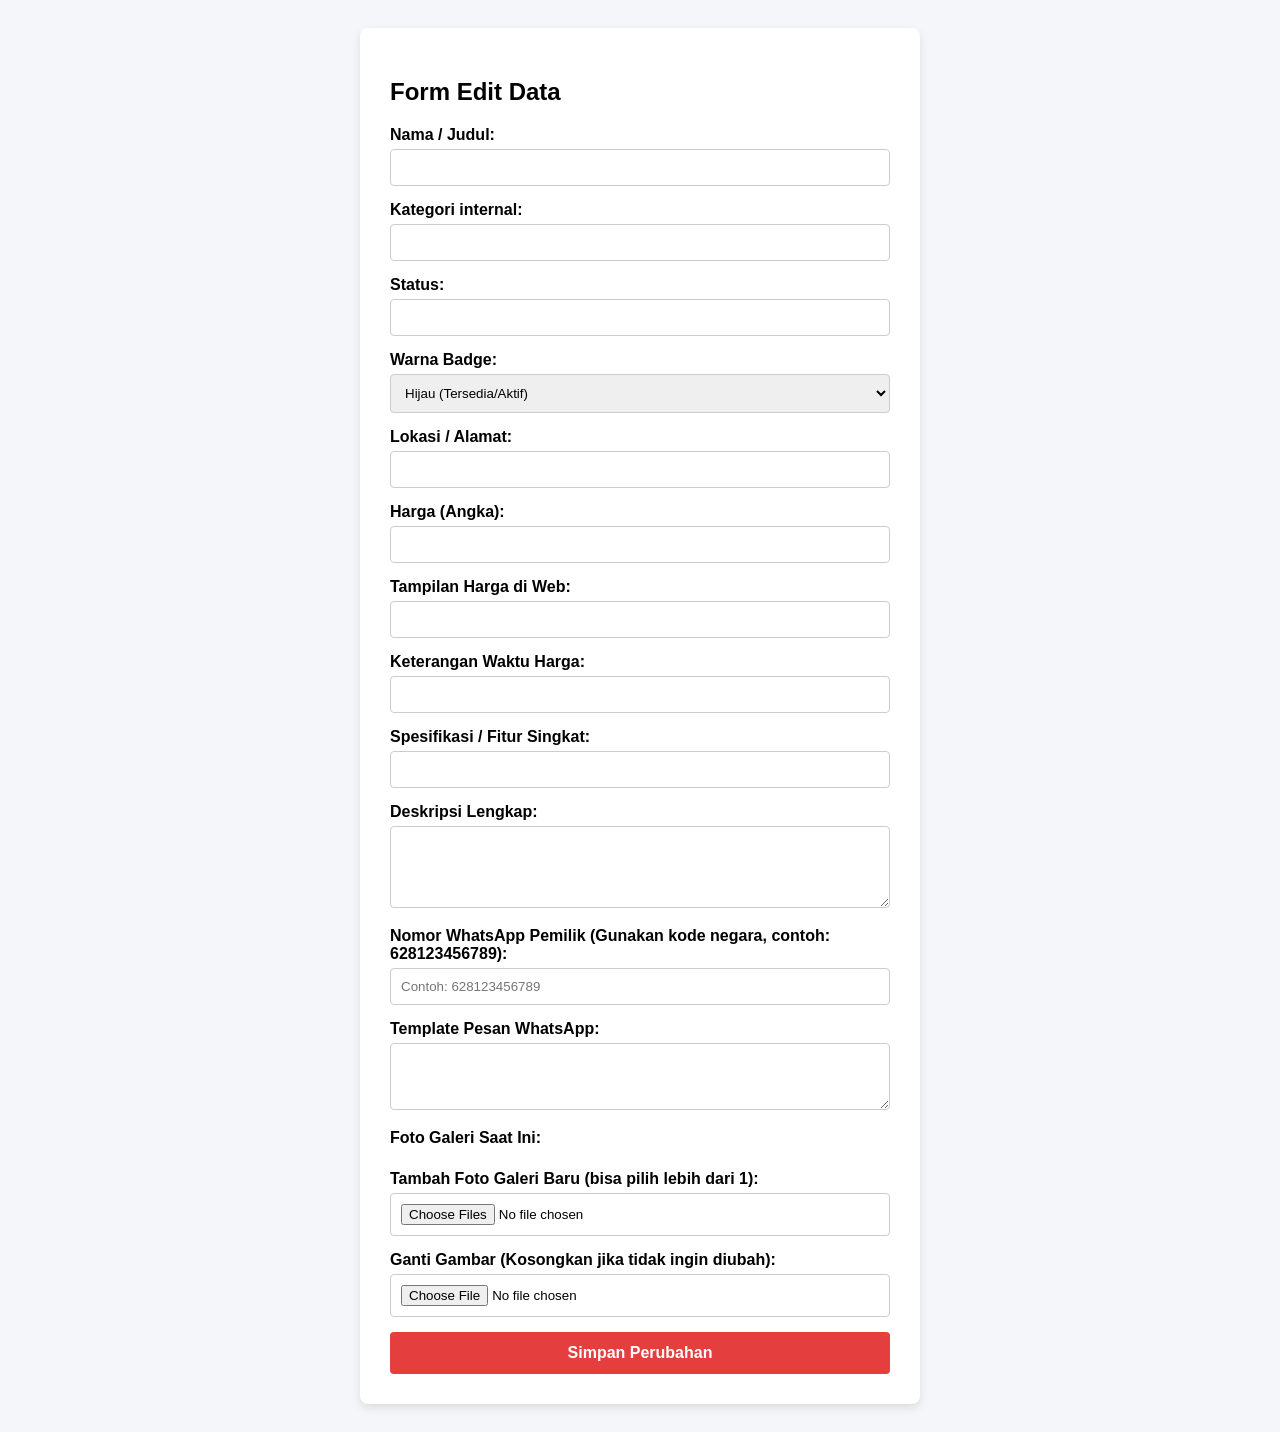
<file: admin/edit_data.html>
<!DOCTYPE html>
<html lang="id">
<head>
    <meta charset="UTF-8">
    <title>Admin - Edit Data Universal</title>
    <style>
        body { font-family: sans-serif; background: #f4f6f9; padding: 20px; }
        .container { max-width: 500px; background: white; padding: 30px; border-radius: 8px; margin: 0 auto; box-shadow: 0 4px 10px rgba(0,0,0,0.1); }
        .form-group { margin-bottom: 15px; }
        label { display: block; margin-bottom: 5px; font-weight: bold; }
        input, select, textarea { width: 100%; padding: 10px; border: 1px solid #ccc; border-radius: 4px; box-sizing: border-box; }
        button { background: #e53e3e; color: white; padding: 12px; border: none; width: 100%; border-radius: 4px; cursor: pointer; font-size: 16px; font-weight: bold; }
    </style>
</head>
<body>
    

<div class="container">
    <h2>Form Edit Data</h2>
    <form action="proses_edit_universal.php" method="POST" enctype="multipart/form-data">
        
        <input type="hidden" name="id" id="data-id">
        <input type="hidden" name="modul" id="data-modul">

        <div class="form-group">
            <label>Nama / Judul:</label>
            <input type="text" name="title" id="data-title" required>
        </div>
        <div class="form-group">
            <label>Kategori internal:</label>
            <input type="text" name="category" id="data-category" required>
        </div>
        <div class="form-group">
            <label>Status:</label>
            <input type="text" name="status" id="data-status" required>
        </div>
        <div class="form-group">
            <label>Warna Badge:</label>
            <select name="status_class" id="data-status-class">
                <option value="status-tersedia">Hijau (Tersedia/Aktif)</option>
                <option value="status-terbatas">Kuning (Terbatas/Pending)</option>
            </select>
        </div>
        <div class="form-group">
            <label>Lokasi / Alamat:</label>
            <input type="text" name="location" id="data-location" required>
        </div>
        <div class="form-group">
            <label>Harga (Angka):</label>
            <input type="number" name="price" id="data-price" required>
        </div>
        <div class="form-group">
            <label>Tampilan Harga di Web:</label>
            <input type="text" name="price_display" id="data-price-display" required>
        </div>
        <div class="form-group">
            <label>Keterangan Waktu Harga:</label>
            <input type="text" name="price_period" id="data-price-period">
        </div>
        <div class="form-group">
            <label>Spesifikasi / Fitur Singkat:</label>
            <input type="text" name="specs" id="data-specs" required>
        </div>
        <div class="form-group">
            <label>Deskripsi Lengkap:</label>
            <textarea name="description" id="data-description" rows="4" required></textarea>
        </div>
        <div class="form-group">
            <label for="no_wa">Nomor WhatsApp Pemilik (Gunakan kode negara, contoh: 628123456789):</label>
            <input type="text" name="no_wa" id="no_wa" class="form-control" placeholder="Contoh: 628123456789" required>
        </div>
        <div class="form-group">
            <label>Template Pesan WhatsApp:</label>
            <textarea name="wa_message" id="data-wa-message" rows="3" required></textarea>
        </div>
        <div class="form-group">
            <label>Foto Galeri Saat Ini:</label>
            <div id="galeri-existing" style="display:flex; flex-wrap:wrap; gap:10px; margin-top:8px;"></div>
        </div>
        <div class="form-group">
            <label>Tambah Foto Galeri Baru (bisa pilih lebih dari 1):</label>
            <input type="file" name="gallery_images[]" accept="image/*" multiple>
        </div>
        <div class="form-group">
            <label>Ganti Gambar (Kosongkan jika tidak ingin diubah):</label>
            <input type="file" name="image_file" accept="image/*">
        </div>
        
        <button type="submit">Simpan Perubahan</button>
    </form>
</div>

<script>
    document.addEventListener("DOMContentLoaded", async () => {
        // Ambil parameter dari URL
        const urlParams = new URLSearchParams(window.location.search);
        const idData = urlParams.get('id');
        const fiturData = urlParams.get('fitur') || 'properti'; // mengambil parameter ?fitur=

        if (!idData) {
            alert("ID Data tidak ditemukan!");
            return;
        }

        try {
            // Memanggil API sesuai fitur (properti/barang/jasa/rekomendasi)
            const respon = await fetch(`api.php?fitur=${fiturData}&id=${idData}`);
            const result = await respon.json();
            const data = result.data;

            // CEK DATA DAN ISI FORM
            if (data) {
                // Isi form otomatis dengan data lama dari database
                document.getElementById("data-id").value = data.id;
                document.getElementById("data-modul").value = fiturData; // otomatis terisi (properti/barang/jasa)
                document.getElementById("data-title").value = data.title || "";
                document.getElementById("data-category").value = data.category || "";
                document.getElementById("data-status").value = data.status || "";
                document.getElementById("data-status-class").value = data.status_class || "status-tersedia";
                document.getElementById("data-location").value = data.location || "";
                document.getElementById("data-price").value = data.price || "";
                document.getElementById("data-price-display").value = data.price_display || "";
                document.getElementById("data-price-period").value = data.price_period || "";
                document.getElementById("data-specs").value = data.specs || "";
                document.getElementById("data-description").value = data.description || "";
                document.getElementById("no_wa").value = data.no_wa || "";
                document.getElementById("data-wa-message").value = data.wa_message || "";

                // RENDER GALERI EXISTING
                renderGaleri(data.gallery, data.id, fiturData);
            } else {
                alert("Data tidak ditemukan!");
            }
        } catch (error) {
            console.error("Gagal memuat data lama:", error);
            alert("Error: " + error.message);
        }
    });

    function renderGaleri(gallery, itemId, fitur) {
        const wadah = document.getElementById("galeri-existing");
        wadah.innerHTML = "";
        
        if (!gallery || gallery.length === 0) {
            wadah.innerHTML = "<p style='color:#94a3b8; font-size:0.9rem;'>Belum ada foto galeri.</p>";
            return;
        }
        
        gallery.forEach(foto => {
            const wrapper = document.createElement("div");
            wrapper.style.cssText = "position:relative; width:100px;";
            wrapper.id = "galeri-wrap-" + foto.id;
            
            wrapper.innerHTML = `
                <img src="../uploads/${foto.image_name}" 
                     style="width:100px; height:80px; object-fit:cover; border-radius:6px; border:1px solid #e2e8f0;">
                <button type="button" onclick="hapusFotoGaleri(${foto.id}, '${fitur}')"
                    style="position:absolute; top:-6px; right:-6px; background:#ef4444; color:white; 
                           border:none; border-radius:50%; width:22px; height:22px; cursor:pointer; 
                           font-size:14px; line-height:1; display:flex; align-items:center; justify-content:center;">
                    &times;
                </button>
            `;
            wadah.appendChild(wrapper);
        });
    }

    async function hapusFotoGaleri(galeriId, fitur) {
        if (!confirm("Hapus foto ini dari galeri?")) return;
        
        try {
            const formData = new FormData();
            formData.append("galeri_id", galeriId);
            
            const res = await fetch(`api.php?action=delete_galeri&fitur=${fitur}`, {
                method: "POST",
                body: formData
            });
            const result = await res.json();
            
            if (result.status === "success") {
                document.getElementById("galeri-wrap-" + galeriId)?.remove();
            } else {
                alert("Gagal hapus foto: " + result.message);
            }
        } catch (e) {
            console.error("Error:", e);
            alert("Error: " + e.message);
        }
    }
</script>

</body>
</html>
</file>
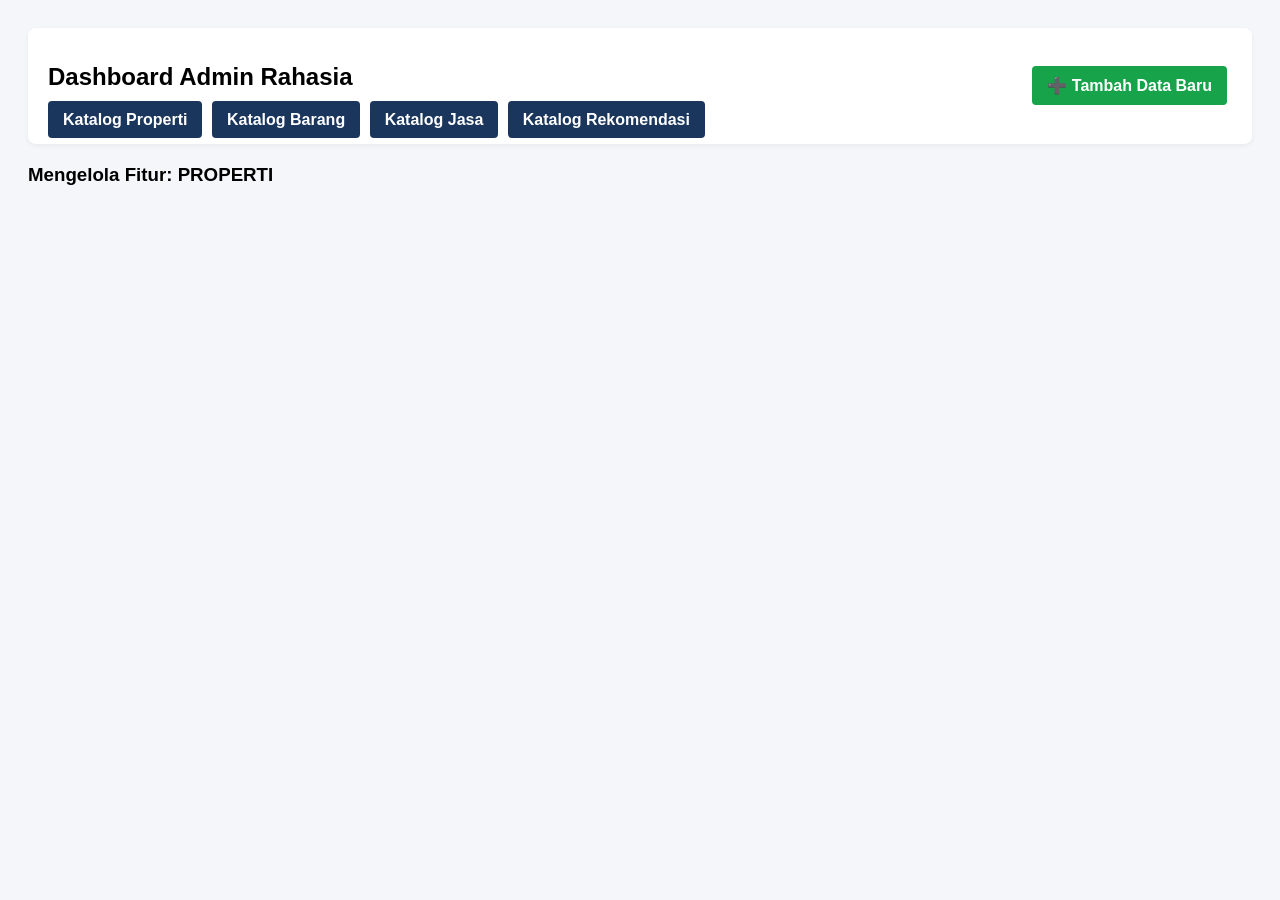
<file: admin/katalog_admin.html>
<!DOCTYPE html>
<html lang="id">
<head>
    <meta charset="UTF-8">
    <title>Panel Admin Rahasia - Vicky</title>
    <style>
        body { font-family: sans-serif; background: #f4f6f9; padding: 20px; }
        .admin-header { display: flex; justify-content: space-between; align-items: center; background: white; padding: 15px 20px; border-radius: 8px; margin-bottom: 20px; box-shadow: 0 2px 5px rgba(0,0,0,0.05); }
        .nav-btn { background: #1a365d; color: white; padding: 10px 15px; text-decoration: none; border-radius: 4px; font-weight: bold; margin-right: 5px; }
        .nav-btn.add { background: #16a34a; }
        .grid-katalog { display: grid; grid-template-columns: repeat(auto-fill, minmax(280px, 1fr)); gap: 20px; }
        .card { background: white; border-radius: 8px; overflow: hidden; box-shadow: 0 4px 6px rgba(0,0,0,0.05); border: 1px solid #e2e8f0; }
        .card-img { width: 100%; height: 180px; object-fit: cover; background: #cbd5e1; }
        .card-body { padding: 15px; }
        .card-title { font-size: 1.1rem; font-weight: bold; margin: 0 0 10px 0; color: #1e293b; }
        .btn-edit { display: block; text-align: center; background: #eab308; color: black; font-weight: bold; padding: 10px; text-decoration: none; border-radius: 4px; margin-top: 10px; }
    </style>
</head>
<body>

<div class="admin-header">
    <div>
        <h2>Dashboard Admin Rahasia</h2>
        <a href="?fitur=properti" class="nav-btn">Katalog Properti</a>
        <a href="?fitur=barang" class="nav-btn">Katalog Barang</a>
        <a href="?fitur=jasa" class="nav-btn">Katalog Jasa</a>
        <a href="?fitur=rekomendasi" class="nav-btn">Katalog Rekomendasi</a>
    </div>
    <a href="tambah_data.html" class="nav-btn add">➕ Tambah Data Baru</a>
</div>

<h3 id="nama-fitur">Memuat data...</h3>
<div class="grid-katalog" id="wadah-katalog"></div>

<script>
    document.addEventListener("DOMContentLoaded", async () => {
        const urlParams = new URLSearchParams(window.location.search);
        const fiturSekarang = urlParams.get('fitur') || 'properti';
        
        document.getElementById("nama-fitur").innerText = "Mengelola Fitur: " + fiturSekarang.toUpperCase();

        try {
            // Panggil API di folder admin sesuai fitur yang aktif
            const respon = await fetch(`api.php?fitur=${fiturSekarang}`);
            const result = await respon.json();
            const dataList = result.data;
            const wadah = document.getElementById("wadah-katalog");

            if (dataList.length === 0) {
                wadah.innerHTML = `<p style="grid-column: 1/-1; text-align: center; color: #64748b; padding: 40px;">Belum ada data di kategori ${fiturSekarang}.</p>`;
                return;
            }

            dataList.forEach(item => {
                const card = document.createElement("div");
                card.className = "card";
                card.innerHTML = `
                    <img src="../uploads/${item.image_type}" class="card-img" alt="Gambar">
                    <div class="card-body">
                        <p style="font-size: 0.8rem; color: #ef4444; font-weight: bold; margin: 0;">${item.category.toUpperCase()}</p>
                        <h4 class="card-title">${item.title}</h4>
                        <p style="font-weight: bold; color: #1e3a8a; margin: 5px 0;">${item.price_display}</p>
                        <a href="edit_data.html?id=${item.id}&fitur=${fiturSekarang}" class="btn-edit">✏️ Edit Data Ini</a>
                    </div>
                `;
                wadah.appendChild(card);
            });

        } catch (error) {
            console.error("Gagal mengambil data admin:", error);
        }
    });
</script>

</body>
</html>
</file>
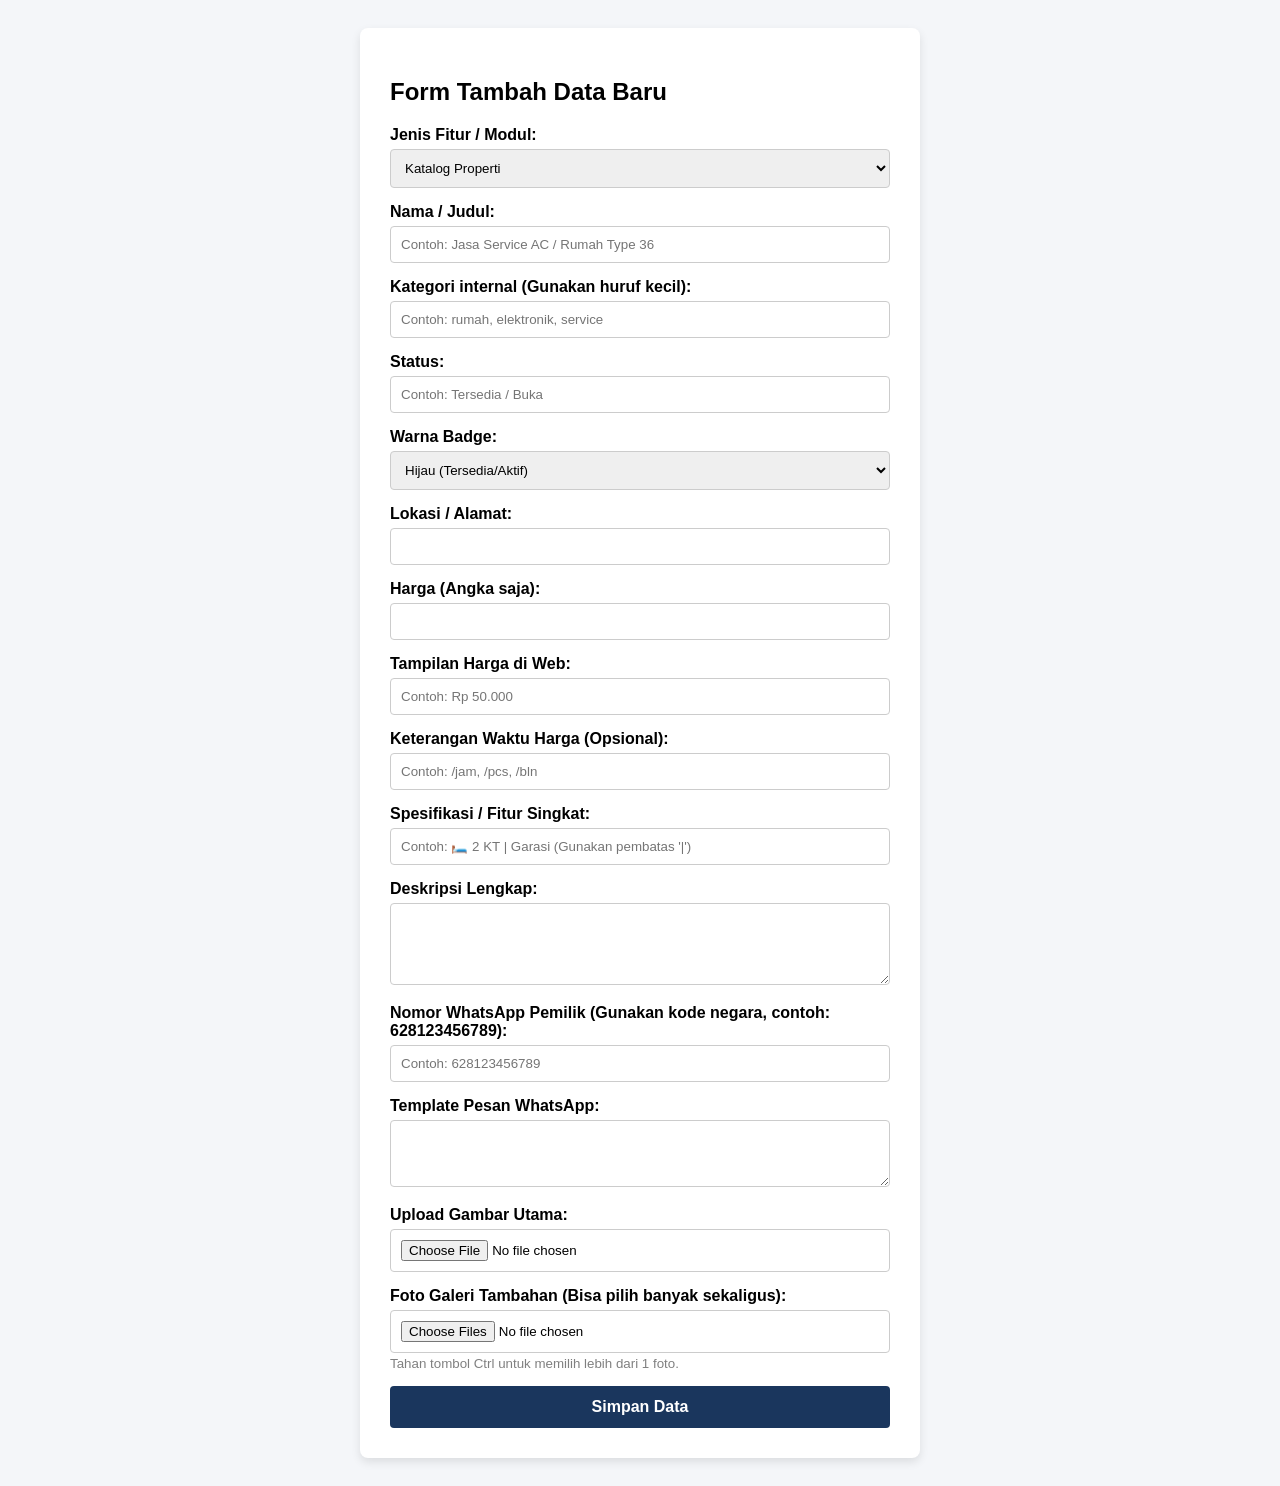
<file: admin/tambah_data.html>
<!DOCTYPE html>
<html lang="id">
<head>
    <meta charset="UTF-8">
    <title>Admin - Tambah Data Universal</title>
    <style>
        body { font-family: sans-serif; background: #f4f6f9; padding: 20px; }
        .container { max-width: 500px; background: white; padding: 30px; border-radius: 8px; margin: 0 auto; box-shadow: 0 4px 10px rgba(0,0,0,0.1); }
        .form-group { margin-bottom: 15px; }
        label { display: block; margin-bottom: 5px; font-weight: bold; }
        input, select, textarea { width: 100%; padding: 10px; border: 1px solid #ccc; border-radius: 4px; box-sizing: border-box; }
        button { background: #1a365d; color: white; padding: 12px; border: none; width: 100%; border-radius: 4px; cursor: pointer; font-size: 16px; font-weight: bold; }
        button:hover { background: #2a4d7c; }
    </style>
</head>
<body>

<div class="container">
    <h2>Form Tambah Data Baru</h2>
    
    <form id="formTambah" action="proses_tambah_universal.php" method="POST" enctype="multipart/form-data">
        
        <div class="form-group">
            <label>Jenis Fitur / Modul:</label>
            <select name="modul" required>
                <option value="properti">Katalog Properti</option>
                <option value="barang">Jual Barang</option>
                <option value="jasa">Penyedia Jasa</option>
                <option value="rekomendasi">Rekomendasi Tempat</option>
            </select>
        </div>

        <div class="form-group">
            <label>Nama / Judul:</label>
            <input type="text" name="title" required placeholder="Contoh: Jasa Service AC / Rumah Type 36">
        </div>

        <div class="form-group">
            <label>Kategori internal (Gunakan huruf kecil):</label>
            <input type="text" name="category" required placeholder="Contoh: rumah, elektronik, service">
        </div>

        <div class="form-group">
            <label>Status:</label>
            <input type="text" name="status" required placeholder="Contoh: Tersedia / Buka">
        </div>

        <div class="form-group">
            <label>Warna Badge:</label>
            <select name="status_class">
                <option value="status-tersedia">Hijau (Tersedia/Aktif)</option>
                <option value="status-terbatas">Kuning (Terbatas/Pending)</option>
            </select>
        </div>

        <div class="form-group">
            <label>Lokasi / Alamat:</label>
            <input type="text" name="location" required>
        </div>

        <div class="form-group">
            <label>Harga (Angka saja):</label>
            <input type="number" name="price" required>
        </div>

        <div class="form-group">
            <label>Tampilan Harga di Web:</label>
            <input type="text" name="price_display" required placeholder="Contoh: Rp 50.000">
        </div>

        <div class="form-group">
            <label>Keterangan Waktu Harga (Opsional):</label>
            <input type="text" name="price_period" placeholder="Contoh: /jam, /pcs, /bln">
        </div>

        <div class="form-group">
            <label>Spesifikasi / Fitur Singkat:</label>
            <input type="text" name="specs" required placeholder="Contoh: 🛏️ 2 KT | Garasi (Gunakan pembatas '|')">
        </div>

        <div class="form-group">
            <label>Deskripsi Lengkap:</label>
            <textarea name="description" rows="4" required></textarea>
        </div>

        <div class="form-group">
            <label for="no_wa">Nomor WhatsApp Pemilik (Gunakan kode negara, contoh: 628123456789):</label>
            <input type="text" name="no_wa" id="no_wa" placeholder="Contoh: 628123456789" required>
        </div>

        <div class="form-group">
            <label>Template Pesan WhatsApp:</label>
            <textarea name="wa_message" rows="3" required></textarea>
        </div>

        <div class="form-group">
            <label>Upload Gambar Utama:</label>
            <input type="file" name="image_file" accept="image/*" required>
        </div>
        
        <div class="form-group">
            <label>Foto Galeri Tambahan (Bisa pilih banyak sekaligus):</label>
            <input type="file" name="gallery_images[]" multiple accept="image/*">
            <small style="color: gray; display: block; margin-top: 3px;">Tahan tombol Ctrl untuk memilih lebih dari 1 foto.</small>
        </div>
        
        <button type="submit" id="btnSubmit">Simpan Data</button>

    </form>
</div>

<script>
    document.getElementById('btnSubmit').addEventListener('click', function(e) {
        const form = document.getElementById('formTambah');
        if(form.checkValidity()) {
            form.submit();
        } else {
            alert("Harap isi semua inputan yang wajib (required) terlebih dahulu!");
        }
    });
</script>

</body>
</html>
</file>
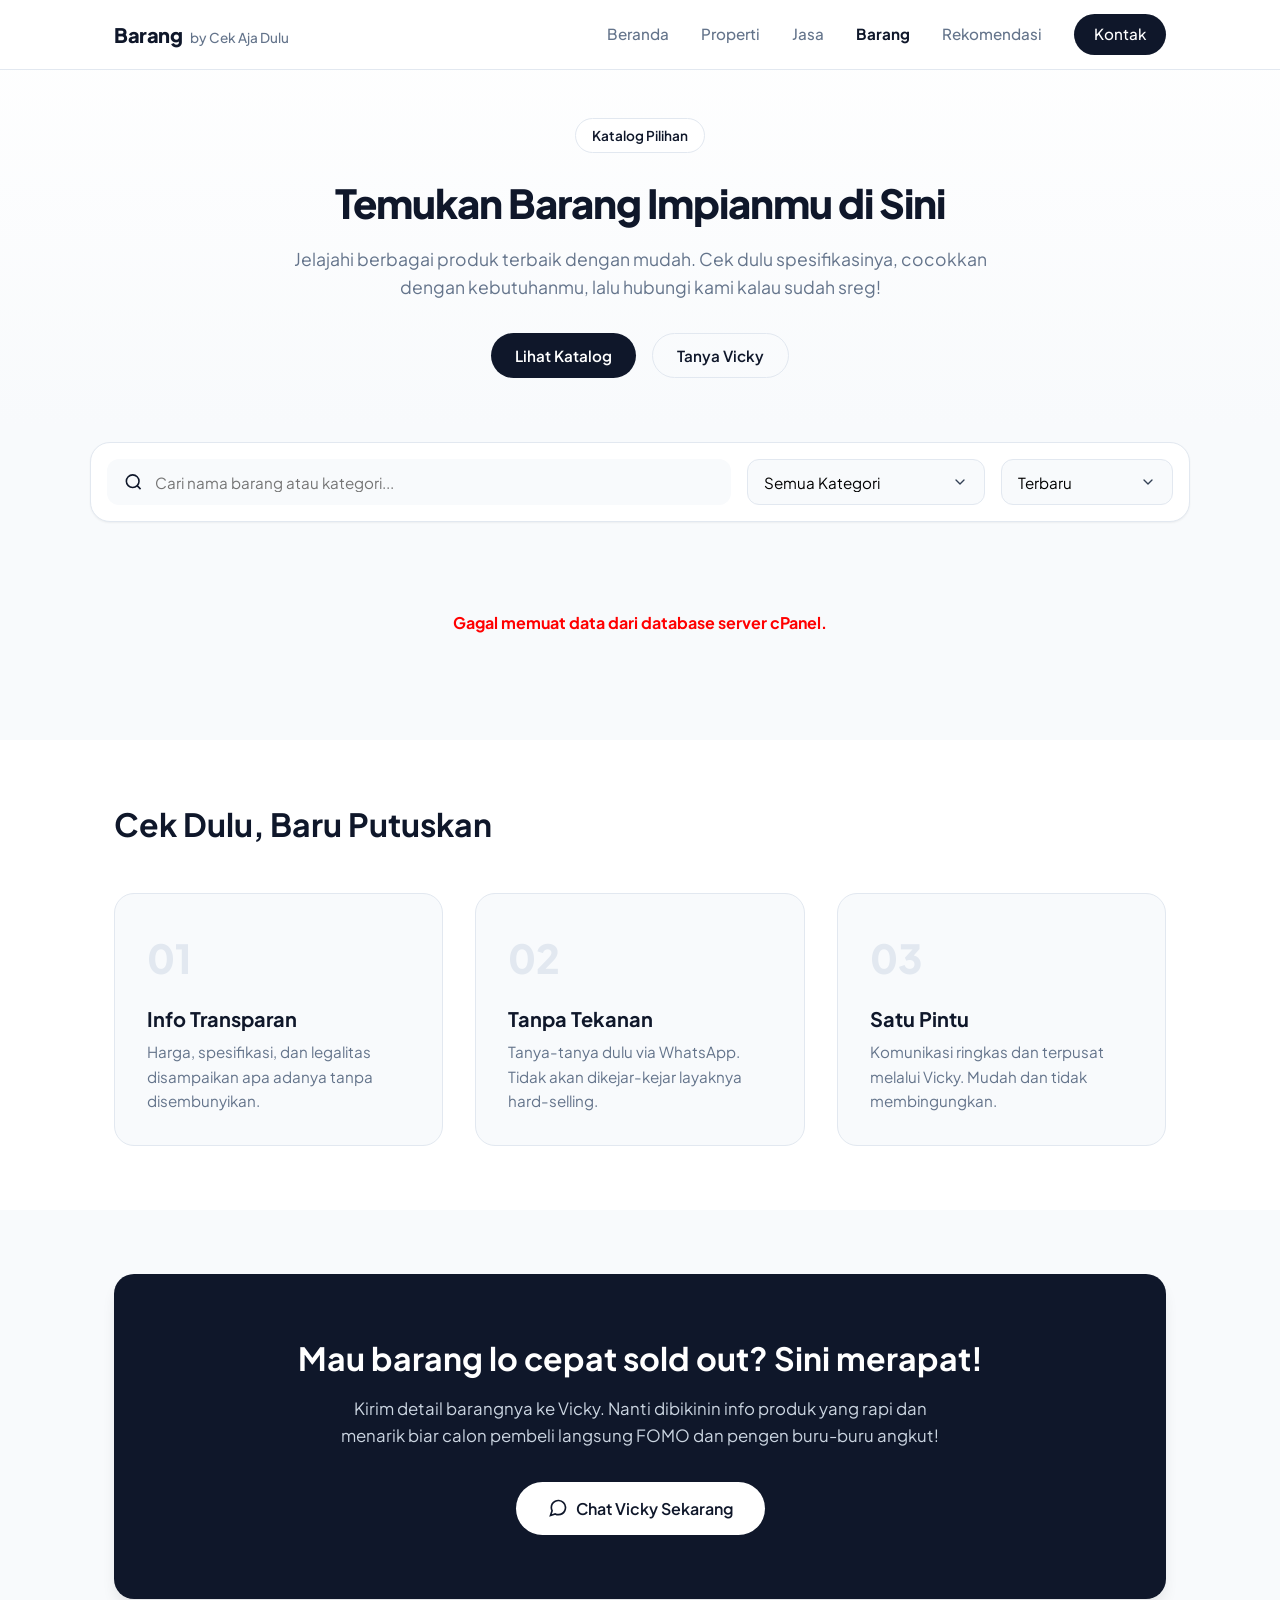
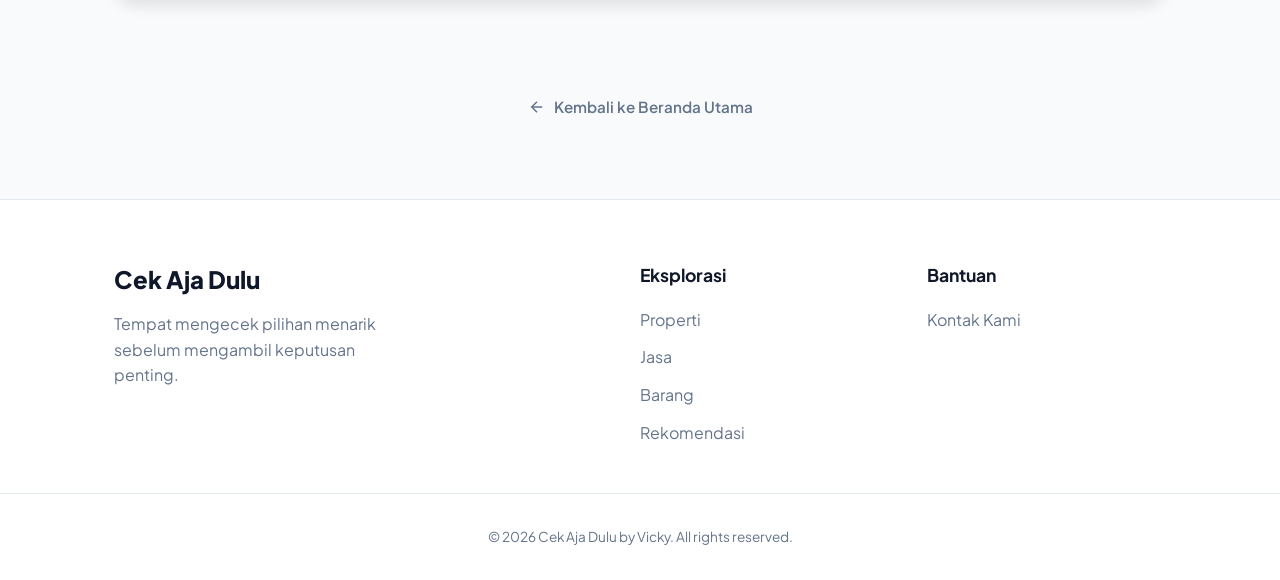
<file: barang/barang.html>
<!DOCTYPE html>
<html lang="id">
<head>
    <meta charset="UTF-8">
    <meta name="viewport" content="width=device-width, initial-scale=1.0">
    <title>Katalog Barang Premium | Cek Aja Dulu</title>
    <meta name="description" content="Mau cari produk atau kebutuhan terbaik? Semua barang pilihan ada di sini. Cek dulu detailnya, cocokkan sama budget kamu, dan kalau sudah sreg, langsung hubungi Vicky sekarang!">
    
    <link rel="preconnect" href="https://fonts.googleapis.com">
    <link rel="preconnect" href="https://fonts.gstatic.com" crossorigin>
    <link href="https://fonts.googleapis.com/css2?family=Plus+Jakarta+Sans:wght@400;500;600;700;800&display=swap" rel="stylesheet">
      
    <link rel="stylesheet" href="barang.css">
</head>
<body>

    <header class="navbar" id="navbar">
        <div class="nav-container">
            <a href="/barang/barang.html" class="nav-brand">
                <span class="logo-text">Barang</span>
                <span class="logo-sub">by Cek Aja Dulu</span>
            </a>

            <button class="hamburger" id="hamburger" aria-label="Buka Menu">
                <span class="bar"></span>
                <span class="bar"></span>
                <span class="bar"></span>
            </button>

            <nav class="nav-menu" id="nav-menu">
                <a href="../index.html" class="nav-link">Beranda</a>
                <a href="../properti/properti.html" class="nav-link">Properti</a>
                <a href="../jasa/jasa.html" class="nav-link">Jasa</a>
                <a href="barang.html" class="nav-link active">Barang</a>
                <a href="../rekomendasi/rekomendasi.html" class="nav-link">Rekomendasi</a>
                <a href="#contact-section" class="nav-link btn-nav-contact">Kontak</a>
            </nav>
        </div>
    </header>

    <main>
        <section class="hero-section">
            <div class="container hero-content">
                <span class="badge">Katalog Pilihan</span>
                <h1 class="hero-title">Temukan Barang Impianmu di Sini</h1>
                <p class="hero-subtitle">Jelajahi berbagai produk terbaik dengan mudah. Cek dulu spesifikasinya, cocokkan dengan kebutuhanmu, lalu hubungi kami kalau sudah sreg!</p>
                <div class="hero-actions">
                    <button class="btn btn-primary" id="btn-scroll-katalog">Lihat Katalog</button>
                    <button class="btn btn-outline btn-wa" data-message="Halo Vicky, saya mau tanya soal barang yang ada di Cek Aja Dulu.">Tanya Vicky</button>
                </div>
            </div>
        </section>

        <section class="filter-section" id="katalog-barang">
            <div class="container filter-container">
                <div class="search-box">
                    <svg width="20" height="20" viewBox="0 0 24 24" fill="none" stroke="currentColor" stroke-width="2"><circle cx="11" cy="11" r="8"></circle><line x1="21" y1="21" x2="16.65" y2="16.65"></line></svg>
                    <input type="text" id="search-input" placeholder="Cari nama barang atau kategori...">
                </div>
                <div class="filter-dropdowns">
                    <select class="custom-select" id="filter-kategori">
                        <option value="semua">Semua Kategori</option>
                        <option value="elektronik">Elektronik</option>
                        <option value="fashion">Pakaian & Fashion</option>
                        <option value="peralatan-rumah-tangga">Peralatan Rumah Tangga</option>
                    </select>
                    <select class="custom-select" id="filter-urutkan">
                        <option value="terbaru">Terbaru</option>
                        <option value="termurah">Harga Terendah</option>
                        <option value="termahal">Harga Tertinggi</option>
                    </select>
                </div>
            </div>
        </section>

        <section class="barang-list-section">
            <div class="container barang-grid" id="barang-grid-container">
                
                <article class="barang-card">
                    <div class="card-image-wrapper">
                        <div class="image-placeholder">
                            <svg width="32" height="32" viewBox="0 0 24 24" fill="none" stroke="currentColor" stroke-width="1.5"><path d="M3 9l9-7 9 7v11a2 2 0 0 1-2 2H5a2 2 0 0 1-2-2z"></path><polyline points="9 22 9 12 15 12 15 22"></polyline></svg>
                        </div>
                        <span class="card-badge status-tersedia">Tersedia</span>
                        <span class="card-badge category-label">Laptop</span>
                    </div>
                    <div class="card-content">
                        <h3 class="card-title">Laptop Murah Berkualitas</h3>
                        <p class="card-location">📍 Jambi</p>
                        <h4 class="card-price">Rp 6.000.000</h4>
                        <div class="card-specs">
                            <span> CoreI 3 </span>
                            <span> DDR 3 </span>
                            <span> Windows 10 </span>
                        </div>
                        <div class="card-actions">
                            <button class="btn btn-sm btn-outline btn-detail" data-id="1">Cek Detail</button>
                            <button class="btn btn-sm btn-primary btn-wa" data-message="Halo Vicky, saya laptop murah berkualitas. Bisa minta info lebih lanjut?">Tanya Dulu</button>
                        </div>
                    </div>
                </article>

                <article class="barang-card">
                    <div class="card-image-wrapper">
                        <div class="image-placeholder">
                            <svg width="32" height="32" viewBox="0 0 24 24" fill="none" stroke="currentColor" stroke-width="1.5"><path d="M14 2H6a2 2 0 0 0-2 2v16a2 2 0 0 0 2 2h12a2 2 0 0 0 2-2V8z"></path><polyline points="14 2 14 8 20 8"></polyline><line x1="16" y1="13" x2="8" y2="13"></line><line x1="16" y1="17" x2="8" y2="17"></line><polyline points="10 9 9 9 8 9"></polyline></svg>
                        </div>
                        <span class="card-badge status-terbatas">Sisa 1 Barang</span>
                        <span class="card-badge category-label">Elektronik</span>
                    </div>
                    <div class="card-content">
                        <h3 class="card-title">Kulkas 2 Pintu</h3>
                        <p class="card-location">📍 Jambi</p>
                        <h4 class="card-price">Rp 12.500.000 <span class="price-period">/ bln</span></h4>
                        <div class="card-specs">
                            <span>2 Pintu</span>
                            <span>Dingin Bersalju</span>
                            <span>Tahan  Lama </span>
                        </div>
                        <div class="card-actions">
                            <button class="btn btn-sm btn-outline btn-detail" data-id="2">Cek Detail</button>
                            <button class="btn btn-sm btn-primary btn-wa" data-message="Halo Vicky, saya tertarik dengan Kulkas 2 Pintu..">Tanya Dulu</button>
                        </div>
                    </div>
                </article>

            </div>
        </section>

        <section class="trust-section">
            <div class="container text-center">
                <h2 class="section-title">Cek Dulu, Baru Putuskan</h2>
                <div class="trust-grid">
                    <div class="trust-card">
                        <div class="trust-number">01</div>
                        <h4>Info Transparan</h4>
                        <p>Harga, spesifikasi, dan legalitas disampaikan apa adanya tanpa disembunyikan.</p>
                    </div>
                    <div class="trust-card">
                        <div class="trust-number">02</div>
                        <h4>Tanpa Tekanan</h4>
                        <p>Tanya-tanya dulu via WhatsApp. Tidak akan dikejar-kejar layaknya hard-selling.</p>
                    </div>
                    <div class="trust-card">
                        <div class="trust-number">03</div>
                        <h4>Satu Pintu</h4>
                        <p>Komunikasi ringkas dan terpusat melalui Vicky. Mudah dan tidak membingungkan.</p>
                    </div>
                </div>
            </div>
        </section>

        <section class="cta-section">
            <div id="contact-section" class="container">
                <div class="cta-box">
                    <h2>Mau barang lo cepat sold out? Sini merapat!</h2>
                    <p>Kirim detail barangnya ke Vicky. Nanti dibikinin info produk yang rapi dan menarik biar calon pembeli langsung FOMO dan pengen buru-buru angkut!</p>
                    <button class="btn btn-cta btn-wa" data-message="Halo Vicky, mau titip spill iklan barang gua di Cek Aja Dulu dong!">
                        <svg width="20" height="20" viewBox="0 0 24 24" fill="none" stroke="currentColor" stroke-width="2"><path d="M21 11.5a8.38 8.38 0 0 1-.9 3.8 8.5 8.5 0 0 1-7.6 4.7 8.38 8.38 0 0 1-3.8-.9L3 21l1.9-5.7a8.38 8.38 0 0 1-.9-3.8 8.5 8.5 0 0 1 4.7-7.6 8.38 8.38 0 0 1 3.8-.9h.5a8.48 8.48 0 0 1 8 8v.5z"></path></svg>
                        Chat Vicky Sekarang
                    </button>
                </div>
            </div>
        </section>

        <div class="back-nav-wrapper">
            <a href="../index.html" class="btn-back">
                <svg width="18" height="18" viewBox="0 0 24 24" fill="none" stroke="currentColor" stroke-width="2"><line x1="19" y1="12" x2="5" y2="12"></line><polyline points="12 19 5 12 12 5"></polyline></svg>
                Kembali ke Beranda Utama
            </a>
        </div>
    </main>

    <footer class="footer">
        <div class="container footer-grid">
            <div class="footer-brand">
                <h3 class="footer-logo">Cek Aja Dulu</h3>
                <p>Tempat mengecek pilihan menarik sebelum mengambil keputusan penting.</p>
            </div>
            <div class="footer-links">
                <h4>Eksplorasi</h4>
                <ul>
                    <li><a href="../properti/properti.html">Properti</a></li>
                    <li><a href="../jasa/jasa.html">Jasa</a></li>
                    <li><a href="barang.html">Barang</a></li>
                    <li><a href="../rekomendasi/rekomendasi.html">Rekomendasi</a></li>
                </ul>
            </div>
            <div class="footer-links">
                <h4>Bantuan</h4>
                <ul>
                    <li><a href="#contact-section">Kontak Kami</a></li>
                </ul>
            </div>
        </div>
        <div class="footer-bottom">
            <p>&copy; 2026 Cek Aja Dulu by Vicky. All rights reserved.</p>
        </div>
    </footer>

    <div class="modal-overlay" id="barang-modal">
        <div class="modal-container">
            <button class="modal-close" id="modal-close" aria-label="Tutup Detail">&times;</button>
            <div class="modal-header">
                <h3 id="modal-title">Detail Barang</h3>
            </div>
            <div class="modal-body">
                <p class="modal-placeholder-text">Detail barang akan dimuat di sini. (Implementasi dinamis JS)</p>
            </div>
            <div class="modal-footer">
                <button class="btn btn-primary btn-wa w-full" data-message="Halo Vicky, saya mau tanya soal barang yang saya lihat di list.">Tanya via WhatsApp</button>
            </div>
        </div>
    </div>

    <script src="barang.js"></script>
    <script>
window.addEventListener('DOMContentLoaded', () => {
    // Cek apakah URL mengandung #go-to-contact
    if (window.location.hash === '#go-to-contact') {
        // Cari elemen target asli (#contact-section)
        const targetElement = document.getElementById('contact-section');
        // Cari navbar kamu (sesuaikan id/class jika berbeda, misal: 'nav-menu' atau 'header')
        const navbar = document.getElementById('nav-menu') || document.querySelector('.nav-menu');

        if (targetElement) {
            // Jalankan fungsi setelah browser selesai loading layout penuh
            setTimeout(() => {
                // Hitung tinggi navbar secara dinamis (berlaku pas untuk PC & HP)
                const navbarHeight = navbar ? navbar.offsetHeight : 80;
                
                // Hitung posisi koordinat target dikurangi tinggi navbar + padding aman (20px)
                const elementPosition = targetElement.getBoundingClientRect().top + window.pageYOffset;
                const offsetPosition = elementPosition - navbarHeight - 20;

                // Paksa browser bergulir ke koordinat yang sudah presisi tersebut
                window.scrollTo({
                    top: offsetPosition,
                    behavior: 'smooth'
                });
            }, 300); // Delay sedikit agar browser Android tidak kaget saat kalkulasi tinggi layar
        }
    }
});
</script>
</body>
</html>
</file>
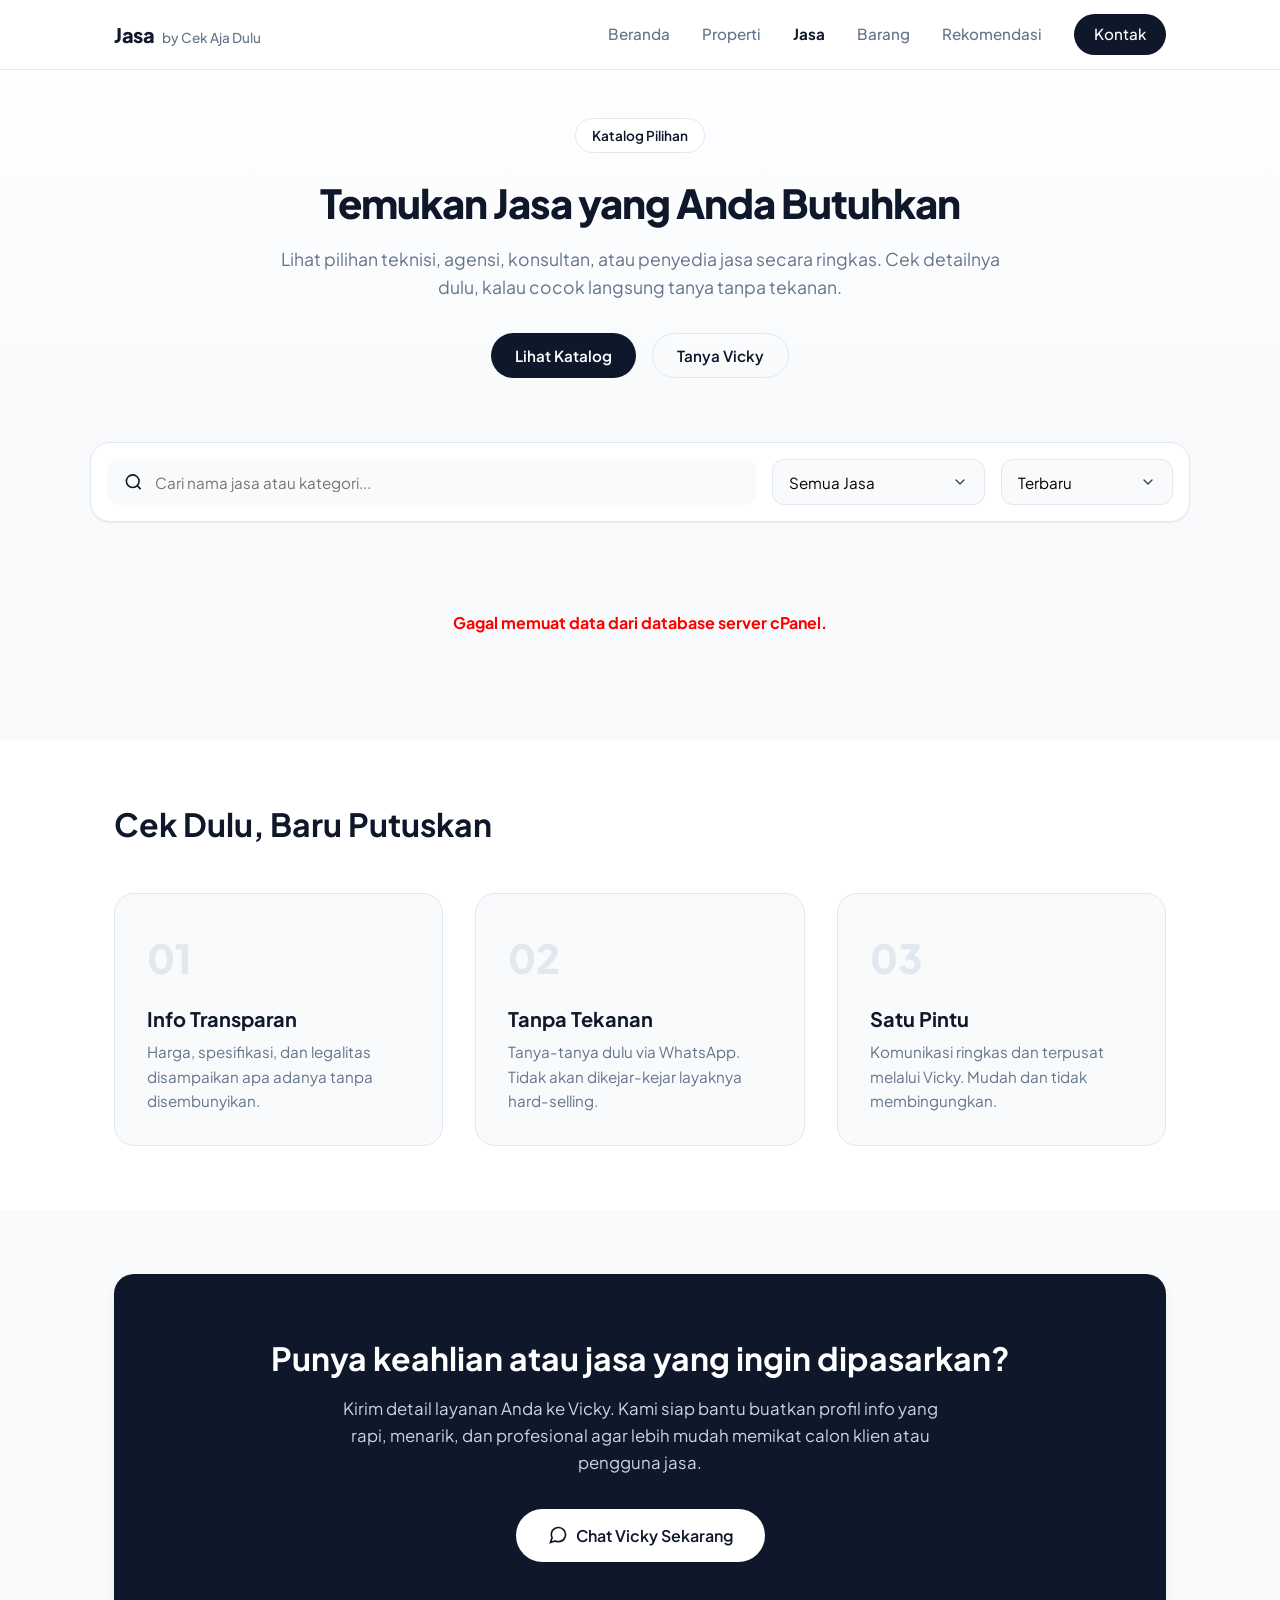
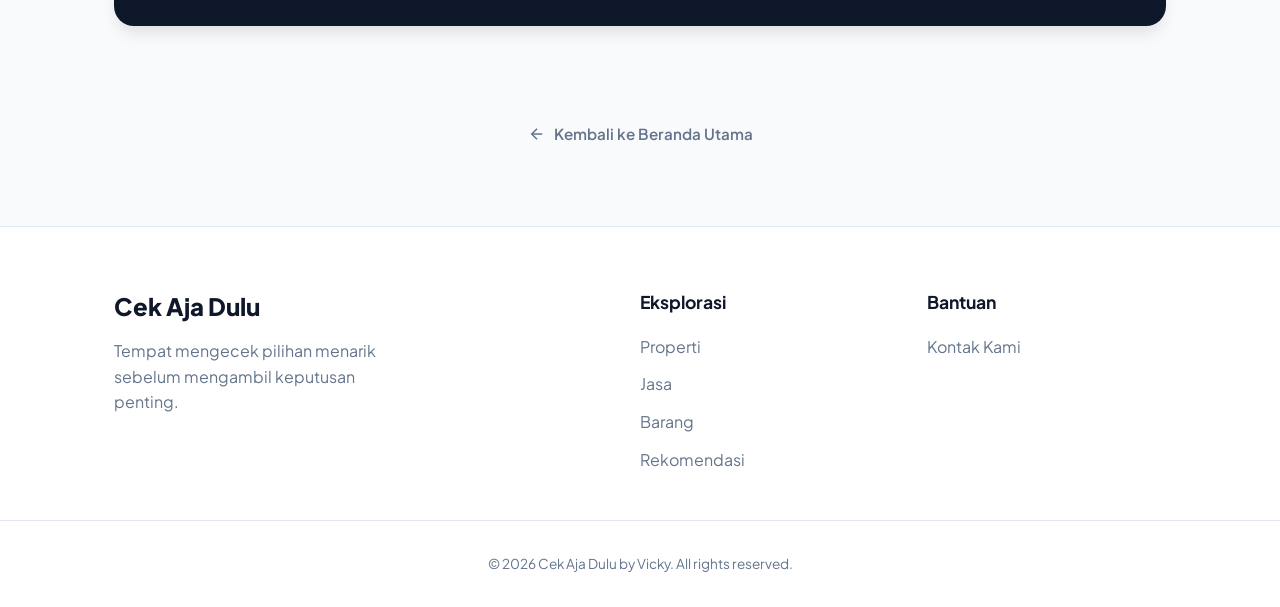
<file: jasa/jasa.html>
<!DOCTYPE html>
<html lang="id">
<head>
    <meta charset="UTF-8">
    <meta name="viewport" content="width=device-width, initial-scale=1.0">
    <title>Katalog Jasa | Cek Aja Dulu</title>
    <meta name="description" content="Katalog jasa dan layanan pilihan: service harian, teknisi, hingga bantuan profesional. Cek dulu, cocokkan, lalu hubungi Vicky tanpa tekanan.">
    
    <link rel="preconnect" href="https://fonts.googleapis.com">
    <link rel="preconnect" href="https://fonts.gstatic.com" crossorigin>
    <link href="https://fonts.googleapis.com/css2?family=Plus+Jakarta+Sans:wght@400;500;600;700;800&display=swap" rel="stylesheet">
    
    <link rel="stylesheet" href="jasa.css">
</head>
<body>

    <header class="navbar" id="navbar">
        <div class="nav-container">
            <a href="/jasa/jasa.html" class="nav-brand">
                <span class="logo-text">Jasa</span>
                <span class="logo-sub">by Cek Aja Dulu</span>
            </a>

            <button class="hamburger" id="hamburger" aria-label="Buka Menu">
                <span class="bar"></span>
                <span class="bar"></span>
                <span class="bar"></span>
            </button>

            <nav class="nav-menu" id="nav-menu">
                <a href="../index.html" class="nav-link">Beranda</a>
                <a href="../properti/properti.html" class="nav-link">Properti</a>
                <a href="jasa.html" class="nav-link active">Jasa</a>
                <a href="../barang/barang.html" class="nav-link">Barang</a>
                <a href="../rekomendasi/rekomendasi.html" class="nav-link">Rekomendasi</a>
                <a href="#contact-section" class="nav-link btn-nav-contact">Kontak</a>
            </nav>
        </div>
    </header>

    <main>
        <section class="hero-section">
            <div class="container hero-content">
                <span class="badge">Katalog Pilihan</span>
                <h1 class="hero-title">Temukan Jasa yang Anda Butuhkan</h1>
                <p class="hero-subtitle">Lihat pilihan teknisi, agensi, konsultan, atau penyedia jasa secara ringkas. Cek detailnya dulu, kalau cocok langsung tanya tanpa tekanan.</p>
                <div class="hero-actions">
                    <button class="btn btn-primary" id="btn-scroll-katalog">Lihat Katalog</button>
                    <button class="btn btn-outline btn-wa" data-message="Halo Vicky, saya mau tanya soal jasa yang ada di Cek Aja Dulu.">Tanya Vicky</button>
                </div>
            </div>
        </section>

        <section class="filter-section" id="katalog-jasa">
            <div class="container filter-container">
                <div class="search-box">
                    <svg width="20" height="20" viewBox="0 0 24 24" fill="none" stroke="currentColor" stroke-width="2"><circle cx="11" cy="11" r="8"></circle><line x1="21" y1="21" x2="16.65" y2="16.65"></line></svg>
                    <input type="text" id="search-input" placeholder="Cari nama jasa atau kategori...">
                </div>
                <div class="filter-dropdowns">
                    <select class="custom-select" id="filter-kategori">
                        <option value="semua">Semua Jasa</option>
                        <option value="service">Service / Perbaikan</option>
                        <option value="perawatan">Perawatan / Cleaning</option>
                        <option value="tukang">Tukang / Kontraktor</option>
                    </select>
                    <select class="custom-select" id="filter-urutkan">
                        <option value="terbaru">Terbaru</option>
                        <option value="termurah">Harga Terendah</option>
                        <option value="termahal">Harga Tertinggi</option>
                    </select>
                </div>
            </div>
        </section>

        <section class="jasa-list-section">
            <div class="container jasa-grid" id="jasa-grid-container">
                
            </div>
        </section>

        <section class="trust-section">
            <div class="container text-center">
                <h2 class="section-title">Cek Dulu, Baru Putuskan</h2>
                <div class="trust-grid">
                    <div class="trust-card">
                        <div class="trust-number">01</div>
                        <h4>Info Transparan</h4>
                        <p>Harga, spesifikasi, dan legalitas disampaikan apa adanya tanpa disembunyikan.</p>
                    </div>
                    <div class="trust-card">
                        <div class="trust-number">02</div>
                        <h4>Tanpa Tekanan</h4>
                        <p>Tanya-tanya dulu via WhatsApp. Tidak akan dikejar-kejar layaknya hard-selling.</p>
                    </div>
                    <div class="trust-card">
                        <div class="trust-number">03</div>
                        <h4>Satu Pintu</h4>
                        <p>Komunikasi ringkas dan terpusat melalui Vicky. Mudah dan tidak membingungkan.</p>
                    </div>
                </div>
            </div>
        </section>

        <section class="cta-section">
            <div id="contact-section" class="container">
                <div class="cta-box">
                    <h2>Punya keahlian atau jasa yang ingin dipasarkan?</h2>
                    <p>Kirim detail layanan Anda ke Vicky. Kami siap bantu buatkan profil info yang rapi, menarik, dan profesional agar lebih mudah memikat calon klien atau pengguna jasa.</p>
                    <button class="btn btn-cta btn-wa" data-message="Halo Vicky, saya mau tanya cara pasang info jasa saya di Cek Aja Dulu.">
                        <svg width="20" height="20" viewBox="0 0 24 24" fill="none" stroke="currentColor" stroke-width="2"><path d="M21 11.5a8.38 8.38 0 0 1-.9 3.8 8.5 8.5 0 0 1-7.6 4.7 8.38 8.38 0 0 1-3.8-.9L3 21l1.9-5.7a8.38 8.38 0 0 1-.9-3.8 8.5 8.5 0 0 1 4.7-7.6 8.38 8.38 0 0 1 3.8-.9h.5a8.48 8.48 0 0 1 8 8v.5z"></path></svg>
                        Chat Vicky Sekarang
                    </button>
                </div>
            </div>
        </section>

        <div class="back-nav-wrapper">
            <a href="../index.html" class="btn-back">
                <svg width="18" height="18" viewBox="0 0 24 24" fill="none" stroke="currentColor" stroke-width="2"><line x1="19" y1="12" x2="5" y2="12"></line><polyline points="12 19 5 12 12 5"></polyline></svg>
                Kembali ke Beranda Utama
            </a>
        </div>
    </main>

    <footer class="footer">
        <div class="container footer-grid">
            <div class="footer-brand">
                <h3 class="footer-logo">Cek Aja Dulu</h3>
                <p>Tempat mengecek pilihan menarik sebelum mengambil keputusan penting.</p>
            </div>
            <div class="footer-links">
                <h4>Eksplorasi</h4>
                <ul>
                    <li><a href="../properti/properti.html">Properti</a></li>
                    <li><a href="../jasa/jasa.html">Jasa</a></li>
                    <li><a href="../barang/barang.html">Barang</a></li>
                    <li><a href="../rekomendasi/rekomendasi.html">Rekomendasi</a></li>
                </ul>
            </div>
            <div class="footer-links">
                <h4>Bantuan</h4>
                <ul>
                    <li><a href="#contact-section">Kontak Kami</a></li>
                </ul>
            </div>
        </div>
        <div class="footer-bottom">
            <p>&copy; 2026 Cek Aja Dulu by Vicky. All rights reserved.</p>
        </div>
    </footer>

    <div class="modal-overlay" id="jasa-modal">
        <div class="modal-container">
            <button class="modal-close" id="modal-close" aria-label="Tutup Detail">&times;</button>
            <div class="modal-header">
                <h3 id="modal-title">Detail Jasa</h3>
            </div>
            <div class="modal-body">
                <p class="modal-placeholder-text">Detail jasa akan dimuat di sini. (Implementasi dinamis JS)</p>
            </div>
            <div class="modal-footer">
                <button class="btn btn-primary btn-wa w-full" data-message="Halo Vicky, saya mau tanya soal jasa yang saya lihat di detail.">Tanya via WhatsApp</button>
            </div>
        </div>
    </div>

    <script src="jasa.js"></script>
  <script>
window.addEventListener('DOMContentLoaded', () => {
    // Cek apakah URL mengandung #go-to-contact
    if (window.location.hash === '#go-to-contact') {
        // Cari elemen target asli (#contact-section)
        const targetElement = document.getElementById('contact-section');
        // Cari navbar kamu (sesuaikan id/class jika berbeda, misal: 'nav-menu' atau 'header')
        const navbar = document.getElementById('nav-menu') || document.querySelector('.nav-menu');

        if (targetElement) {
            // Jalankan fungsi setelah browser selesai loading layout penuh
            setTimeout(() => {
                // Hitung tinggi navbar secara dinamis (berlaku pas untuk PC & HP)
                const navbarHeight = navbar ? navbar.offsetHeight : 80;
                
                // Hitung posisi koordinat target dikurangi tinggi navbar + padding aman (20px)
                const elementPosition = targetElement.getBoundingClientRect().top + window.pageYOffset;
                const offsetPosition = elementPosition - navbarHeight - 20;

                // Paksa browser bergulir ke koordinat yang sudah presisi tersebut
                window.scrollTo({
                    top: offsetPosition,
                    behavior: 'smooth'
                });
            }, 300); // Delay sedikit agar browser Android tidak kaget saat kalkulasi tinggi layar
        }
    }
});
</script>
</body>
</html>
</file>
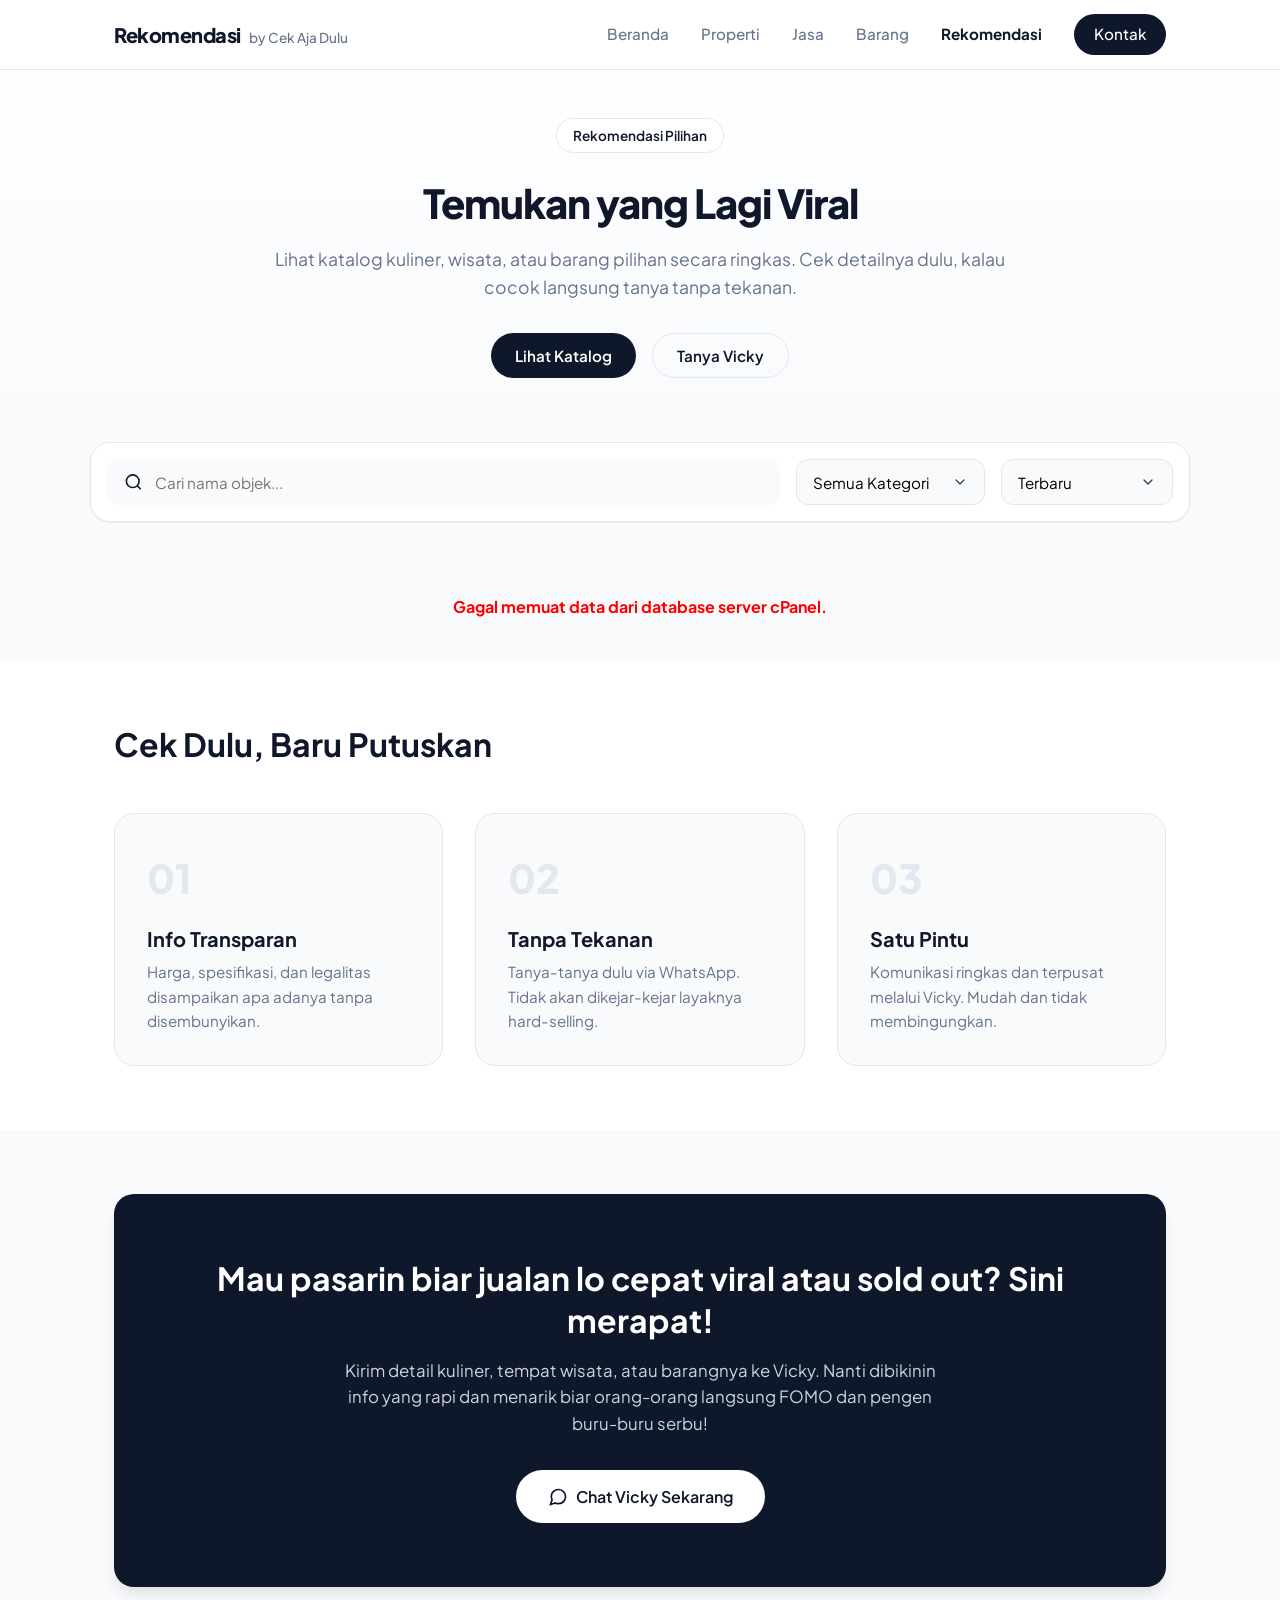
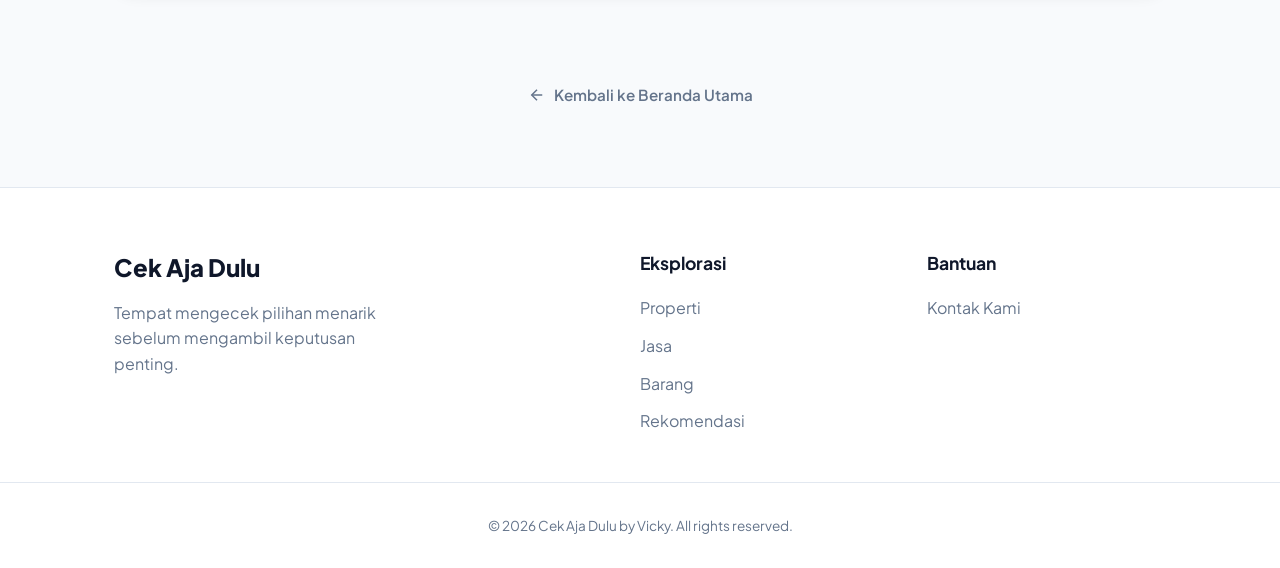
<file: rekomendasi/rekomendasi.html>
<!DOCTYPE html>
<html lang="id">
<head>
    <meta charset="UTF-8">
    <meta name="viewport" content="width=device-width, initial-scale=1.0">
    <title>Katalog Rekomendasi Premium | Cek Aja Dulu</title>
    <meta name="description" content="Jangan sampai kudet! Cek katalog barang, kuliner, dan tempat seru yang lagi difomoin orang-orang di sini. Pilih yang lo suka, langsung hubungi Vicky sebelum kehabisan!">
    
    <link rel="preconnect" href="https://fonts.googleapis.com">
    <link rel="preconnect" href="https://fonts.gstatic.com" crossorigin>
    <link href="https://fonts.googleapis.com/css2?family=Plus+Jakarta+Sans:wght@400;500;600;700;800&display=swap" rel="stylesheet">
      
    <link rel="stylesheet" href="rekomendasi.css">
</head>
<body>

    <header class="navbar" id="navbar">
        <div class="nav-container">
            <a href="/rekomendasi/rekomendasi.html" class="nav-brand">
                <span class="logo-text">Rekomendasi</span>
                <span class="logo-sub">by Cek Aja Dulu</span>
            </a>

            <button class="hamburger" id="hamburger" aria-label="Buka Menu">
                <span class="bar"></span>
                <span class="bar"></span>
                <span class="bar"></span>
            </button>

            <nav class="nav-menu" id="nav-menu">
                <a href="../index.html" class="nav-link">Beranda</a>
                <a href="../properti/properti.html" class="nav-link">Properti</a>
                <a href="../jasa/jasa.html" class="nav-link">Jasa</a>
                <a href="../barang/barang.html" class="nav-link">Barang</a>
                <a href="rekomendasi.html" class="nav-link active">Rekomendasi</a>
                <a href="#contact-section" class="nav-link btn-nav-contact">Kontak</a>
            </nav>
        </div>
    </header>

    <main>
        <section class="hero-section">
            <div class="container hero-content">
                <span class="badge">Rekomendasi Pilihan</span>
                <h1 class="hero-title">Temukan yang Lagi Viral</h1>
                <p class="hero-subtitle">Lihat katalog kuliner, wisata, atau barang pilihan secara ringkas. Cek detailnya dulu, kalau cocok langsung tanya tanpa tekanan.</p>
                <div class="hero-actions">
                    <button class="btn btn-primary" id="btn-scroll-katalog">Lihat Katalog</button>
                    <button class="btn btn-outline btn-wa" data-message="Halo Vicky, saya mau tanya soal barang yang ada di Cek Aja Dulu.">Tanya Vicky</button>
                </div>
            </div>
        </section>

        <section class="filter-section" id="katalog-rekomendasi">
            <div class="container filter-container">
                <div class="search-box">
                    <svg width="20" height="20" viewBox="0 0 24 24" fill="none" stroke="currentColor" stroke-width="2"><circle cx="11" cy="11" r="8"></circle><line x1="21" y1="21" x2="16.65" y2="16.65"></line></svg>
                    <input type="text" id="search-input" placeholder="Cari nama objek...">
                </div>
                <div class="filter-dropdowns">
                    <select class="custom-select" id="filter-kategori">
                        <option value="semua">Semua Kategori</option>
                        <option value="kuliner">Kuliner & Makanan</option>
                        <option value="wisata">Tempat Wisata</option>
                        <option value="barang">Barang & Produk</option>
                    </select>
                    <select class="custom-select" id="filter-urutkan">
                        <option value="terbaru">Terbaru</option>
                        <option value="termurah">Harga Terendah</option>
                        <option value="termahal">Harga Tertinggi</option>
                    </select>
                </div>
            </div>
        </section>

        <section class="barang-list-section">
            <div class="container rekomendasi-grid" id="rekomendasi-grid-container">
                
                <article class="rekomendasi -card">
                    <div class="card-image-wrapper">
                        <div class="image-placeholder">
                            <svg width="32" height="32" viewBox="0 0 24 24" fill="none" stroke="currentColor" stroke-width="1.5"><path d="M3 9l9-7 9 7v11a2 2 0 0 1-2 2H5a2 2 0 0 1-2-2z"></path><polyline points="9 22 9 12 15 12 15 22"></polyline></svg>
                        </div>
                        <span class="card-badge status-tersedia">Tersedia</span>
                        <span class="card-badge category-label">Kuliner Kobar Terenak</span>
                    </div>
                    <div class="card-content">
                        <h3 class="card-title">Murah Berkualitas Maknyus</h3>
                        <p class="card-location">📍 Kobar</p>
                        <h4 class="card-price">Rp 15.000</h4>
                        <div class="card-specs">
                            <span> LEZAT </span>
                            <span> MURAH </span>
                            <span> LEMAK </span>
                        </div>
                        <div class="card-actions">
                            <button class="btn btn-sm btn-outline btn-detail" data-id="1">Cek Detail</button>
                            <button class="btn btn-sm btn-primary btn-wa" data-message="Halo Vicky, saya tentang Kuliner yang di Kobar itu lho. Bisa minta info lebih lanjut?">Tanya Dulu</button>
                        </div>
                    </div>
                </article>

                <article class="barang-card">
                    <div class="card-image-wrapper">
                        <div class="image-placeholder">
                            <svg width="32" height="32" viewBox="0 0 24 24" fill="none" stroke="currentColor" stroke-width="1.5"><path d="M14 2H6a2 2 0 0 0-2 2v16a2 2 0 0 0 2 2h12a2 2 0 0 0 2-2V8z"></path><polyline points="14 2 14 8 20 8"></polyline><line x1="16" y1="13" x2="8" y2="13"></line><line x1="16" y1="17" x2="8" y2="17"></line><polyline points="10 9 9 9 8 9"></polyline></svg>
                        </div>
                        <span class="card-badge status-terbatas">Sisa 1 Barang</span>
                        <span class="card-badge category-label">Wisata</span>
                    </div>
                    <div class="card-content">
                        <h3 class="card-title">Jambi Paradise</h3>
                        <p class="card-location">📍 Jambi</p>
                        <h4 class="card-price">Rp 45.000 <span class="price-period">/ orang</span></h4>
                        <div class="card-specs">
                            <span>SPOT FOTO</span>
                            <span>FOR FAMILY</span>
                            <span>BANYAK MAINAN </span>
                        </div>
                        <div class="card-actions">
                            <button class="btn btn-sm btn-outline btn-detail" data-id="2">Cek Detail</button>
                            <button class="btn btn-sm btn-primary btn-wa" data-message="Halo Vicky, saya tertarik dengan Wisata Jambi Paradise..">Tanya Dulu</button>
                        </div>
                    </div>
                </article>

            </div>
        </section>

        <section class="trust-section">
            <div class="container text-center">
                <h2 class="section-title">Cek Dulu, Baru Putuskan</h2>
                <div class="trust-grid">
                    <div class="trust-card">
                        <div class="trust-number">01</div>
                        <h4>Info Transparan</h4>
                        <p>Harga, spesifikasi, dan legalitas disampaikan apa adanya tanpa disembunyikan.</p>
                    </div>
                    <div class="trust-card">
                        <div class="trust-number">02</div>
                        <h4>Tanpa Tekanan</h4>
                        <p>Tanya-tanya dulu via WhatsApp. Tidak akan dikejar-kejar layaknya hard-selling.</p>
                    </div>
                    <div class="trust-card">
                        <div class="trust-number">03</div>
                        <h4>Satu Pintu</h4>
                        <p>Komunikasi ringkas dan terpusat melalui Vicky. Mudah dan tidak membingungkan.</p>
                    </div>
                </div>
            </div>
        </section>

        <section class="cta-section">
            <div id="contact-section" class="container">
                <div class="cta-box">
                    <h2>Mau pasarin biar jualan lo cepat viral atau sold out? Sini merapat!</h2>
                    <p>Kirim detail kuliner, tempat wisata, atau barangnya ke Vicky. Nanti dibikinin info yang rapi dan menarik biar orang-orang langsung FOMO dan pengen buru-buru serbu!</p>
                    <button class="btn btn-cta btn-wa" data-message="Halo Vicky, mau titip spill iklan barang gua di Cek Aja Dulu dong!">
                        <svg width="20" height="20" viewBox="0 0 24 24" fill="none" stroke="currentColor" stroke-width="2"><path d="M21 11.5a8.38 8.38 0 0 1-.9 3.8 8.5 8.5 0 0 1-7.6 4.7 8.38 8.38 0 0 1-3.8-.9L3 21l1.9-5.7a8.38 8.38 0 0 1-.9-3.8 8.5 8.5 0 0 1 4.7-7.6 8.38 8.38 0 0 1 3.8-.9h.5a8.48 8.48 0 0 1 8 8v.5z"></path></svg>
                        Chat Vicky Sekarang
                    </button>
                </div>
            </div>
        </section>

        <div class="back-nav-wrapper">
            <a href="../index.html" class="btn-back">
                <svg width="18" height="18" viewBox="0 0 24 24" fill="none" stroke="currentColor" stroke-width="2"><line x1="19" y1="12" x2="5" y2="12"></line><polyline points="12 19 5 12 12 5"></polyline></svg>
                Kembali ke Beranda Utama
            </a>
        </div>
    </main>

    <footer class="footer">
        <div class="container footer-grid">
            <div class="footer-brand">
                <h3 class="footer-logo">Cek Aja Dulu</h3>
                <p>Tempat mengecek pilihan menarik sebelum mengambil keputusan penting.</p>
            </div>
            <div class="footer-links">
                <h4>Eksplorasi</h4>
                <ul>
                    <li><a href="../properti/properti.html">Properti</a></li>
                    <li><a href="../jasa/jasa.html">Jasa</a></li>
                    <li><a href="../barang/barang.html">Barang</a></li>
                    <li><a href="rekomendasi.html">Rekomendasi</a></li>
                </ul>
            </div>
            <div class="footer-links">
                <h4>Bantuan</h4>
                <ul>
                    <li><a href="#contact-section">Kontak Kami</a></li>
                </ul>
            </div>
        </div>
        <div class="footer-bottom">
            <p>&copy; 2026 Cek Aja Dulu by Vicky. All rights reserved.</p>
        </div>
    </footer>

    <div class="modal-overlay" id="barang-modal">
        <div class="modal-container">
            <button class="modal-close" id="modal-close" aria-label="Tutup Detail">&times;</button>
            <div class="modal-header">
                <h3 id="modal-title">Click For Detail</h3>
            </div>
            <div class="modal-body">
                <p class="modal-placeholder-text">Detail barang akan dimuat di sini. (Implementasi dinamis JS)</p>
            </div>
            <div class="modal-footer">
                <button class="btn btn-primary btn-wa w-full" data-message="Halo Vicky, saya mau tanya soal barang yang saya lihat di list rekomendasi.">Tanya via WhatsApp</button>
            </div>
        </div>
    </div>

    <script src="rekomendasi.js"></script>
    <script>
window.addEventListener('DOMContentLoaded', () => {
    // Cek apakah URL mengandung #go-to-contact
    if (window.location.hash === '#go-to-contact') {
        // Cari elemen target asli (#contact-section)
        const targetElement = document.getElementById('contact-section');
        // Cari navbar kamu (sesuaikan id/class jika berbeda, misal: 'nav-menu' atau 'header')
        const navbar = document.getElementById('nav-menu') || document.querySelector('.nav-menu');

        if (targetElement) {
            // Jalankan fungsi setelah browser selesai loading layout penuh
            setTimeout(() => {
                // Hitung tinggi navbar secara dinamis (berlaku pas untuk PC & HP)
                const navbarHeight = navbar ? navbar.offsetHeight : 80;
                
                // Hitung posisi koordinat target dikurangi tinggi navbar + padding aman (20px)
                const elementPosition = targetElement.getBoundingClientRect().top + window.pageYOffset;
                const offsetPosition = elementPosition - navbarHeight - 20;

                // Paksa browser bergulir ke koordinat yang sudah presisi tersebut
                window.scrollTo({
                    top: offsetPosition,
                    behavior: 'smooth'
                });
            }, 300); // Delay sedikit agar browser Android tidak kaget saat kalkulasi tinggi layar
        }
    }
});
</script>
</body>
</html>
</file>
<file: backup_codex/style.css>
:root {
  --bg: #0b1412;
  --bg-deep: #07100e;
  --bg-soft: #12211d;
  --surface: #fbf6ea;
  --surface-muted: #f2e8d5;
  --surface-glass: rgba(251, 246, 234, 0.08);
  --surface-glass-strong: rgba(251, 246, 234, 0.13);
  --text: #fff8ec;
  --text-muted: #c9bdab;
  --ink: #17211d;
  --ink-muted: #687166;
  --gold: #c6a35f;
  --gold-soft: #ead8b1;
  --emerald: #1e4a3b;
  --emerald-soft: rgba(47, 99, 78, 0.22);
  --line: rgba(236, 220, 184, 0.18);
  --line-dark: rgba(23, 33, 29, 0.12);
  --shadow-soft: 0 20px 60px rgba(2, 7, 6, 0.24);
  --shadow-card: 0 18px 44px rgba(4, 14, 12, 0.12);
  --radius: 8px;
  --radius-lg: 14px;
  --container: 1160px;
  --header-height: 78px;
}

* {
  box-sizing: border-box;
}

html {
  scroll-behavior: smooth;
}

body {
  min-width: 320px;
  margin: 0;
  overflow-x: hidden;
  color: var(--text);
  font-family: Inter, ui-sans-serif, system-ui, -apple-system, BlinkMacSystemFont, "Segoe UI", sans-serif;
  line-height: 1.6;
  background:
    radial-gradient(circle at 82% 8%, rgba(198, 163, 95, 0.2), transparent 30rem),
    radial-gradient(circle at 8% 18%, rgba(30, 74, 59, 0.44), transparent 28rem),
    linear-gradient(140deg, var(--bg-deep), var(--bg) 46%, #101915);
}

body.menu-open {
  overflow: hidden;
}

a {
  color: inherit;
  text-decoration: none;
}

button,
a {
  -webkit-tap-highlight-color: transparent;
}

:focus-visible {
  outline: 2px solid var(--gold-soft);
  outline-offset: 4px;
}

img,
svg {
  display: block;
}

.skip-link {
  position: fixed;
  top: 12px;
  left: 12px;
  z-index: 20;
  transform: translateY(-140%);
  border-radius: var(--radius);
  background: var(--surface);
  color: var(--ink);
  padding: 10px 14px;
  font-weight: 700;
  transition: transform 180ms ease;
}

.skip-link:focus {
  transform: translateY(0);
}

.container {
  width: min(var(--container), calc(100% - 40px));
  margin-inline: auto;
}

.site-header {
  position: fixed;
  top: 0;
  left: 0;
  right: 0;
  z-index: 10;
  transition: background 220ms ease, border-color 220ms ease, box-shadow 220ms ease;
}

.site-header.is-scrolled {
  border-bottom: 1px solid var(--line);
  background: rgba(8, 17, 15, 0.78);
  box-shadow: 0 18px 42px rgba(1, 7, 6, 0.18);
  backdrop-filter: blur(16px);
}

.nav-wrap {
  width: min(var(--container), calc(100% - 32px));
  min-height: var(--header-height);
  margin-inline: auto;
  display: flex;
  align-items: center;
  justify-content: space-between;
  gap: 20px;
}

.brand {
  display: inline-flex;
  align-items: center;
  gap: 12px;
}

.brand-mark {
  width: 42px;
  height: 42px;
  display: grid;
  place-items: center;
  border: 1px solid rgba(234, 216, 177, 0.32);
  border-radius: var(--radius);
  background: linear-gradient(145deg, rgba(251, 246, 234, 0.15), rgba(251, 246, 234, 0.04));
  color: var(--gold-soft);
  font-size: 0.78rem;
  font-weight: 800;
  letter-spacing: 0.08em;
}

.brand-copy {
  display: grid;
  line-height: 1.15;
}

.brand-copy strong {
  font-size: 1rem;
}

.brand-copy small {
  color: var(--text-muted);
  font-size: 0.75rem;
}

.nav-toggle {
  width: 44px;
  height: 44px;
  display: inline-grid;
  place-content: center;
  gap: 5px;
  border: 1px solid var(--line);
  border-radius: var(--radius);
  background: var(--surface-glass);
  color: var(--text);
  cursor: pointer;
}

.nav-toggle span {
  width: 18px;
  height: 2px;
  display: block;
  border-radius: 999px;
  background: currentColor;
  transition: transform 180ms ease, opacity 180ms ease;
}

.nav-toggle.is-open span:nth-child(1) {
  transform: translateY(7px) rotate(45deg);
}

.nav-toggle.is-open span:nth-child(2) {
  opacity: 0;
}

.nav-toggle.is-open span:nth-child(3) {
  transform: translateY(-7px) rotate(-45deg);
}

.nav-menu {
  position: absolute;
  top: calc(100% + 8px);
  left: 16px;
  right: 16px;
  display: grid;
  gap: 4px;
  border: 1px solid var(--line);
  border-radius: var(--radius-lg);
  background: rgba(10, 20, 18, 0.94);
  box-shadow: var(--shadow-soft);
  padding: 10px;
  opacity: 0;
  pointer-events: none;
  transform: translateY(-10px);
  transition: opacity 180ms ease, transform 180ms ease;
  backdrop-filter: blur(16px);
}

.nav-menu.is-open {
  opacity: 1;
  pointer-events: auto;
  transform: translateY(0);
}

.nav-menu a {
  border-radius: var(--radius);
  color: var(--text-muted);
  font-size: 0.95rem;
  font-weight: 650;
  padding: 13px 14px;
  transition: background 180ms ease, color 180ms ease;
}

.nav-menu a:hover {
  background: var(--surface-glass);
  color: var(--text);
}

.hero {
  position: relative;
  padding: 118px 0 78px;
}

.hero::after {
  content: "";
  position: absolute;
  inset: auto 0 0;
  height: 1px;
  background: linear-gradient(90deg, transparent, var(--line), transparent);
}

.hero-grid {
  display: grid;
  gap: 34px;
  align-items: center;
}

.eyebrow,
.section-kicker,
.mini-label,
.pill {
  width: fit-content;
  display: inline-flex;
  align-items: center;
  border: 1px solid rgba(234, 216, 177, 0.24);
  border-radius: 999px;
  background: rgba(234, 216, 177, 0.1);
  color: var(--gold-soft);
  font-size: 0.74rem;
  font-weight: 800;
  letter-spacing: 0.1em;
  text-transform: uppercase;
}

.eyebrow,
.section-kicker {
  padding: 7px 11px;
}

.hero h1 {
  max-width: 760px;
  margin: 18px 0 18px;
  color: var(--text);
  font-size: 2.55rem;
  line-height: 1.05;
  letter-spacing: 0;
}

.hero-subtitle {
  max-width: 660px;
  margin: 0;
  color: var(--text-muted);
  font-size: 1.03rem;
}

.hero-actions {
  display: flex;
  flex-wrap: wrap;
  gap: 12px;
  margin-top: 28px;
}

.btn,
.btn-small,
.text-link,
.footer-whatsapp {
  display: inline-flex;
  align-items: center;
  justify-content: center;
  min-height: 44px;
  border-radius: var(--radius);
  font-weight: 800;
  transition: transform 180ms ease, border-color 180ms ease, background 180ms ease, color 180ms ease;
}

.btn {
  padding: 13px 20px;
}

.btn-primary {
  border: 1px solid rgba(234, 216, 177, 0.4);
  background: linear-gradient(135deg, var(--gold-soft), var(--gold));
  color: #18211d;
  box-shadow: 0 14px 30px rgba(198, 163, 95, 0.22);
}

.btn-ghost {
  border: 1px solid var(--line);
  background: rgba(251, 246, 234, 0.06);
  color: var(--text);
}

.btn:hover,
.btn-small:hover,
.text-link:hover,
.footer-whatsapp:hover {
  transform: translateY(-2px);
}

.hero-visual {
  position: relative;
  min-height: 430px;
  border: 1px solid var(--line);
  border-radius: var(--radius-lg);
  background:
    linear-gradient(145deg, rgba(251, 246, 234, 0.12), rgba(251, 246, 234, 0.04)),
    radial-gradient(circle at 75% 20%, rgba(198, 163, 95, 0.18), transparent 14rem);
  box-shadow: var(--shadow-soft);
  padding: 18px;
  overflow: hidden;
}

.visual-glow {
  position: absolute;
  width: 180px;
  height: 180px;
  right: -48px;
  top: -48px;
  border-radius: 999px;
  background: rgba(198, 163, 95, 0.22);
  filter: blur(40px);
}

.visual-card,
.floating-card {
  position: absolute;
  border: 1px solid rgba(234, 216, 177, 0.2);
  border-radius: var(--radius);
  background: rgba(12, 24, 21, 0.74);
  box-shadow: 0 18px 38px rgba(2, 8, 7, 0.2);
  backdrop-filter: blur(14px);
}

.main-card {
  top: 28px;
  left: 18px;
  right: 18px;
  padding: 22px;
}

.main-card .mini-label {
  padding: 5px 9px;
  margin-bottom: 14px;
}

.main-card h2 {
  max-width: 360px;
  margin: 0 0 10px;
  font-size: 1.55rem;
  line-height: 1.15;
}

.main-card p {
  max-width: 340px;
  margin: 0;
  color: var(--text-muted);
}

.floating-card {
  display: flex;
  align-items: center;
  gap: 12px;
  min-width: 210px;
  padding: 14px;
}

.floating-card strong {
  display: block;
  font-size: 0.95rem;
}

.floating-card small {
  color: var(--text-muted);
  font-size: 0.8rem;
}

.icon-dot,
.card-icon,
.small-icon {
  display: grid;
  place-items: center;
  flex: 0 0 auto;
  border: 1px solid rgba(234, 216, 177, 0.28);
  border-radius: var(--radius);
  color: var(--gold-soft);
  background: rgba(234, 216, 177, 0.1);
}

.icon-dot {
  width: 42px;
  height: 42px;
}

.icon-dot svg,
.card-icon svg,
.small-icon svg {
  width: 22px;
  height: 22px;
  fill: none;
  stroke: currentColor;
  stroke-width: 1.7;
  stroke-linecap: round;
  stroke-linejoin: round;
}

.card-property {
  left: 20px;
  bottom: 110px;
}

.card-service {
  right: 16px;
  bottom: 162px;
}

.card-item {
  left: 48px;
  bottom: 30px;
}

.card-contact {
  right: 18px;
  bottom: 36px;
  display: grid;
  gap: 4px;
  min-width: 180px;
}

.card-contact .mini-label {
  padding: 4px 8px;
}

.category-section,
.benefit-section,
.featured-section,
.contact-section {
  padding: 74px 0;
}

.section-heading {
  max-width: 680px;
  margin-bottom: 28px;
}

.section-heading.center {
  margin-inline: auto;
  text-align: center;
}

.section-heading.compact {
  max-width: 560px;
}

.section-heading h2,
.contact-panel h2 {
  margin: 12px 0 10px;
  font-size: 2rem;
  line-height: 1.12;
  letter-spacing: 0;
}

.section-heading p,
.contact-panel p {
  margin: 0;
  color: var(--text-muted);
}

.category-grid,
.featured-grid {
  display: grid;
  gap: 16px;
}

.category-card,
.benefit-card,
.featured-card {
  border-radius: var(--radius-lg);
  transition: transform 180ms ease, box-shadow 180ms ease, border-color 180ms ease;
}

.category-card {
  min-height: 250px;
  display: flex;
  flex-direction: column;
  align-items: flex-start;
  border: 1px solid var(--line-dark);
  background:
    linear-gradient(145deg, rgba(255, 255, 255, 0.46), transparent),
    var(--surface);
  color: var(--ink);
  padding: 22px;
  box-shadow: var(--shadow-card);
}

.category-card:hover,
.benefit-card:hover,
.featured-card:hover {
  transform: translateY(-5px);
}

.category-card:hover {
  border-color: rgba(198, 163, 95, 0.38);
  box-shadow: 0 24px 58px rgba(4, 14, 12, 0.16);
}

.category-card h3,
.benefit-card h3,
.featured-card h3 {
  margin: 18px 0 8px;
  font-size: 1.18rem;
  line-height: 1.25;
}

.category-card p,
.benefit-card p,
.featured-card p {
  margin: 0;
  color: var(--ink-muted);
}

.card-icon {
  width: 48px;
  height: 48px;
  border-color: rgba(30, 74, 59, 0.18);
  background: var(--emerald-soft);
  color: var(--emerald);
}

.text-link {
  margin-top: auto;
  min-height: auto;
  padding-top: 24px;
  color: var(--emerald);
}

.text-link::after,
.footer-whatsapp::after {
  content: "";
  width: 22px;
  height: 1px;
  margin-left: 9px;
  background: currentColor;
  transition: width 180ms ease;
}

.text-link:hover::after,
.footer-whatsapp:hover::after {
  width: 34px;
}

.contact-card {
  background:
    linear-gradient(145deg, rgba(30, 74, 59, 0.12), transparent),
    var(--surface);
}

.benefit-section {
  background: rgba(251, 246, 234, 0.035);
  border-block: 1px solid var(--line);
}

.benefit-grid {
  display: grid;
  gap: 14px;
}

.benefit-card {
  border: 1px solid var(--line);
  background: var(--surface-glass);
  padding: 20px;
}

.benefit-card h3 {
  color: var(--text);
}

.benefit-card p {
  color: var(--text-muted);
}

.small-icon {
  width: 42px;
  height: 42px;
}

.featured-card {
  position: relative;
  min-height: 245px;
  display: flex;
  flex-direction: column;
  align-items: flex-start;
  border: 1px solid var(--line);
  background:
    linear-gradient(160deg, rgba(251, 246, 234, 0.12), rgba(251, 246, 234, 0.055)),
    rgba(251, 246, 234, 0.045);
  padding: 22px;
  overflow: hidden;
}

.featured-card::before {
  content: "";
  position: absolute;
  inset: 0 0 auto;
  height: 4px;
  background: linear-gradient(90deg, var(--gold), rgba(30, 74, 59, 0.7));
  opacity: 0.86;
}

.pill {
  padding: 6px 9px;
}

.featured-card h3 {
  color: var(--text);
}

.featured-card p {
  color: var(--text-muted);
}

.card-actions {
  display: flex;
  flex-wrap: wrap;
  gap: 10px;
  margin-top: auto;
  padding-top: 24px;
}

.btn-small {
  min-height: 40px;
  border: 1px solid rgba(234, 216, 177, 0.28);
  background: rgba(234, 216, 177, 0.12);
  color: var(--gold-soft);
  padding: 9px 13px;
  font-size: 0.9rem;
}

.btn-small-muted {
  border-color: var(--line);
  background: rgba(251, 246, 234, 0.06);
  color: var(--text);
}

.contact-panel {
  display: grid;
  gap: 24px;
  align-items: center;
  border: 1px solid rgba(234, 216, 177, 0.24);
  border-radius: var(--radius-lg);
  background:
    radial-gradient(circle at 86% 22%, rgba(198, 163, 95, 0.18), transparent 16rem),
    linear-gradient(145deg, rgba(251, 246, 234, 0.13), rgba(251, 246, 234, 0.05));
  box-shadow: var(--shadow-soft);
  padding: 24px;
}

.contact-panel h2 {
  max-width: 760px;
}

.contact-panel p {
  max-width: 620px;
}

.contact-actions {
  display: grid;
  gap: 10px;
  justify-items: start;
}

.contact-actions small {
  color: var(--text-muted);
}

.site-footer {
  border-top: 1px solid var(--line);
  padding: 34px 0;
  background: rgba(4, 11, 10, 0.32);
}

.footer-grid {
  display: grid;
  gap: 24px;
}

.footer-brand p,
.footer-contact p {
  max-width: 340px;
  margin: 14px 0 0;
  color: var(--text-muted);
  font-size: 0.92rem;
}

.footer-links {
  display: grid;
  gap: 9px;
}

.footer-links a {
  color: var(--text-muted);
  transition: color 180ms ease;
}

.footer-links a:hover {
  color: var(--text);
}

.footer-whatsapp {
  min-height: auto;
  color: var(--gold-soft);
}

.reveal {
  opacity: 0;
  transform: translateY(18px);
  transition: opacity 520ms ease, transform 520ms ease;
}

.reveal.is-visible {
  opacity: 1;
  transform: translateY(0);
}

@media (min-width: 640px) {
  .category-grid,
  .featured-grid {
    grid-template-columns: repeat(2, minmax(0, 1fr));
  }

  .benefit-grid {
    grid-template-columns: repeat(3, minmax(0, 1fr));
  }
}

@media (min-width: 900px) {
  .nav-toggle {
    display: none;
  }

  .nav-menu {
    position: static;
    display: flex;
    align-items: center;
    gap: 4px;
    border: 0;
    background: transparent;
    box-shadow: none;
    padding: 0;
    opacity: 1;
    pointer-events: auto;
    transform: none;
    backdrop-filter: none;
  }

  .nav-menu a {
    padding: 10px 12px;
    font-size: 0.88rem;
  }

  .hero {
    padding: 144px 0 96px;
  }

  .hero-grid {
    grid-template-columns: minmax(0, 1.08fr) minmax(360px, 0.92fr);
    gap: 42px;
  }

  .hero h1 {
    font-size: 4.15rem;
  }

  .hero-subtitle {
    font-size: 1.1rem;
  }

  .category-grid {
    grid-template-columns: repeat(5, minmax(0, 1fr));
  }

  .category-card {
    min-height: 280px;
    padding: 20px;
  }

  .featured-grid {
    grid-template-columns: repeat(4, minmax(0, 1fr));
  }

  .contact-panel {
    grid-template-columns: minmax(0, 1fr) auto;
    padding: 38px;
  }

  .footer-grid {
    grid-template-columns: 1fr auto minmax(220px, 0.6fr);
    align-items: start;
  }
}

@media (min-width: 1120px) {
  .hero h1 {
    font-size: 4.55rem;
  }

  .section-heading h2,
  .contact-panel h2 {
    font-size: 2.45rem;
  }
}

@media (max-width: 520px) {
  :root {
    --header-height: 70px;
  }

  .container {
    width: min(100% - 28px, var(--container));
  }

  .brand-mark {
    width: 38px;
    height: 38px;
  }

  .brand-copy strong {
    font-size: 0.95rem;
  }

  .hero {
    padding-top: 100px;
  }

  .hero h1 {
    font-size: 2.28rem;
  }

  .hero-subtitle {
    font-size: 0.98rem;
  }

  .btn {
    width: 100%;
  }

  .hero-visual {
    min-height: auto;
    display: grid;
    gap: 10px;
    padding: 14px;
  }

  .visual-card,
  .floating-card {
    position: relative;
    inset: auto;
    width: 100%;
  }

  .main-card {
    padding: 18px;
  }

  .main-card h2 {
    font-size: 1.28rem;
  }

  .floating-card {
    min-width: 0;
    padding: 12px;
  }

  .category-section,
  .benefit-section,
  .featured-section,
  .contact-section {
    padding: 58px 0;
  }

  .section-heading h2,
  .contact-panel h2 {
    font-size: 1.82rem;
  }
}

@media (prefers-reduced-motion: reduce) {
  *,
  *::before,
  *::after {
    scroll-behavior: auto !important;
    transition-duration: 0.01ms !important;
    animation-duration: 0.01ms !important;
    animation-iteration-count: 1 !important;
  }

  .reveal {
    opacity: 1;
    transform: none;
  }
}
</file>
<file: cekajadulu-bygemini/style.css>
/* ==========================================================================
   CSS VARIABLES & SETUP
   ========================================================================== */
   :root {
    /* Color Palette */
    --bg-main: #FAFAFA;
    --text-main: #1F2937;
    --text-muted: #4B5563;
    
    --accent-primary: #0F172A; /* Deep Navy */
    --accent-secondary: #065F46; /* Dark Emerald for WA/Actions */
    --accent-soft: #F3F4F6; /* Warm off-white */
    
    --card-bg: #FFFFFF;
    --border-color: rgba(15, 23, 42, 0.08);
    --border-hover: rgba(15, 23, 42, 0.15);
    
    /* Shadows */
    --shadow-sm: 0 1px 2px 0 rgba(0, 0, 0, 0.05);
    --shadow-md: 0 4px 6px -1px rgba(0, 0, 0, 0.05), 0 2px 4px -1px rgba(0, 0, 0, 0.03);
    --shadow-lg: 0 10px 15px -3px rgba(0, 0, 0, 0.05), 0 4px 6px -2px rgba(0, 0, 0, 0.025);
    --shadow-float: 0 20px 25px -5px rgba(0, 0, 0, 0.05), 0 10px 10px -5px rgba(0, 0, 0, 0.02);
    
    /* Layout */
    --nav-height: 72px;
    --radius-md: 12px;
    --radius-lg: 16px;
    --radius-full: 9999px;
    --transition: all 0.3s cubic-bezier(0.4, 0, 0.2, 1);
}

* {
    margin: 0;
    padding: 0;
    box-sizing: border-box;
}

html {
    scroll-behavior: auto; /* Handled via JS for offset */
}

body {
    font-family: 'Plus Jakarta Sans', system-ui, -apple-system, sans-serif;
    background-color: var(--bg-main);
    color: var(--text-main);
    line-height: 1.6;
    overflow-x: hidden;
    -webkit-font-smoothing: antialiased;
}

a {
    text-decoration: none;
    color: inherit;
    transition: var(--transition);
}

ul {
    list-style: none;
}

/* ==========================================================================
   UTILITY & TYPOGRAPHY
   ========================================================================== */
.section-container {
    max-width: 1200px;
    margin: 0 auto;
    padding: 0 5%;
}

.text-center {
    text-align: center;
}

.section-header {
    margin-bottom: 3rem;
    text-align: center;
}

.section-header h2 {
    font-size: 2rem;
    font-weight: 700;
    color: var(--accent-primary);
    margin-bottom: 0.5rem;
}

.section-header p {
    color: var(--text-muted);
    font-size: 1.1rem;
    max-width: 600px;
    margin: 0 auto;
}

/* BUTTONS */
.btn {
    display: inline-flex;
    align-items: center;
    justify-content: center;
    gap: 0.5rem;
    padding: 0.75rem 1.5rem;
    border-radius: var(--radius-full);
    font-weight: 600;
    font-size: 0.95rem;
    cursor: pointer;
    border: 1px solid transparent;
    transition: var(--transition);
}

.btn:focus-visible {
    outline: 2px solid var(--accent-primary);
    outline-offset: 2px;
}

.btn-primary {
    background-color: var(--accent-primary);
    color: #FFF;
}

.btn-primary:hover {
    background-color: #1e293b;
    transform: translateY(-2px);
    box-shadow: var(--shadow-md);
}

.btn-secondary {
    background-color: var(--bg-main);
    color: var(--accent-primary);
    border-color: var(--border-color);
}

.btn-secondary:hover {
    border-color: var(--accent-primary);
    background-color: var(--accent-soft);
}

.btn-outline {
    background-color: transparent;
    color: var(--accent-primary);
    border-color: var(--border-color);
}

.btn-outline:hover {
    border-color: var(--accent-primary);
    background-color: var(--accent-soft);
}

.btn-whatsapp {
    background-color: var(--accent-secondary);
    color: #FFF;
}

.btn-whatsapp:hover {
    background-color: #044131;
    transform: translateY(-2px);
    box-shadow: var(--shadow-md);
}

.btn-sm {
    padding: 0.5rem 1rem;
    font-size: 0.85rem;
}

/* ==========================================================================
   NAVBAR (HEADER)
   ========================================================================== */
.navbar {
    position: fixed;
    top: 0;
    left: 0;
    width: 100%;
    height: var(--nav-height);
    background: transparent;
    z-index: 1000;
    transition: var(--transition);
}

.navbar.scrolled {
    background: rgba(250, 250, 250, 0.85);
    backdrop-filter: blur(12px);
    -webkit-backdrop-filter: blur(12px);
    border-bottom: 1px solid var(--border-color);
}

.nav-container {
    max-width: 1200px;
    margin: 0 auto;
    padding: 0 5%;
    height: 100%;
    display: flex;
    justify-content: space-between;
    align-items: center;
}

.nav-brand {
    display: flex;
    align-items: baseline;
    gap: 0.4rem;
}

.logo-text {
    font-size: 1.25rem;
    font-weight: 700;
    color: var(--accent-primary);
    letter-spacing: -0.5px;
}

.logo-sub {
    font-size: 0.75rem;
    color: var(--text-muted);
    font-weight: 500;
}

.nav-menu {
    display: flex;
    align-items: center;
    gap: 2rem;
}

.nav-link {
    font-size: 0.95rem;
    font-weight: 500;
    color: var(--text-muted);
}

.nav-link:hover {
    color: var(--accent-primary);
}

.btn-nav-contact {
    background-color: var(--accent-primary);
    color: #FFF;
    padding: 0.5rem 1.25rem;
    border-radius: var(--radius-full);
}

.btn-nav-contact:hover {
    background-color: #1e293b;
    color: #FFF;
}

/* Hamburger */
.hamburger {
    display: none;
    background: none;
    border: none;
    cursor: pointer;
    width: 30px;
    height: 20px;
    position: relative;
    z-index: 1001;
}

.hamburger .bar {
    display: block;
    width: 100%;
    height: 2px;
    background-color: var(--accent-primary);
    position: absolute;
    left: 0;
    transition: var(--transition);
}

.hamburger .bar:nth-child(1) { top: 0; }
.hamburger .bar:nth-child(2) { top: 9px; }
.hamburger .bar:nth-child(3) { top: 18px; }

.hamburger.active .bar:nth-child(1) {
    transform: rotate(45deg);
    top: 9px;
}
.hamburger.active .bar:nth-child(2) {
    opacity: 0;
}
.hamburger.active .bar:nth-child(3) {
    transform: rotate(-45deg);
    top: 9px;
}

/* ==========================================================================
   HERO SECTION
   ========================================================================== */
.hero {
    padding-top: calc(var(--nav-height) + 4rem);
    padding-bottom: 5rem;
    overflow: hidden;
}

.hero-container {
    max-width: 1200px;
    margin: 0 auto;
    padding: 0 5%;
    display: grid;
    grid-template-columns: 1fr 1fr;
    gap: 3rem;
    align-items: center;
}

.hero-badge span {
    display: inline-block;
    padding: 0.4rem 1rem;
    background: var(--accent-soft);
    border: 1px solid var(--border-color);
    border-radius: var(--radius-full);
    font-size: 0.8rem;
    font-weight: 600;
    color: var(--text-muted);
    margin-bottom: 1.5rem;
}

.hero-content h1 {
    font-size: clamp(2.5rem, 4vw, 3.5rem);
    font-weight: 800;
    line-height: 1.15;
    color: var(--accent-primary);
    margin-bottom: 1.25rem;
    letter-spacing: -1px;
}

.hero-content p {
    font-size: 1.1rem;
    color: var(--text-muted);
    margin-bottom: 2rem;
    max-width: 90%;
}

.hero-cta {
    display: flex;
    gap: 1rem;
    flex-wrap: wrap;
}

/* Hero Floating Visuals */
.hero-visual {
    position: relative;
    height: 450px;
    display: flex;
    justify-content: center;
    align-items: center;
}

.floating-wrapper {
    position: relative;
    width: 100%;
    height: 100%;
}

.float-card {
    position: absolute;
    background: var(--card-bg);
    padding: 1rem 1.25rem;
    border-radius: var(--radius-lg);
    box-shadow: var(--shadow-float);
    border: 1px solid var(--border-color);
    display: flex;
    align-items: center;
    gap: 1rem;
    backdrop-filter: blur(8px);
    animation: float 6s ease-in-out infinite;
}

.fc-icon {
    width: 40px;
    height: 40px;
    background: var(--accent-soft);
    border-radius: 50%;
    display: flex;
    align-items: center;
    justify-content: center;
    color: var(--accent-primary);
}

.fc-text {
    display: flex;
    flex-direction: column;
    gap: 0.2rem;
}

.fc-title {
    font-weight: 700;
    font-size: 0.95rem;
}

.fc-badge {
    font-size: 0.7rem;
    font-weight: 600;
    padding: 0.2rem 0.5rem;
    background: rgba(212, 175, 55, 0.15); /* Soft gold tint */
    color: #9A7B4F;
    border-radius: 4px;
    width: max-content;
}

.fc-badge.green {
    background: rgba(6, 95, 70, 0.1);
    color: var(--accent-secondary);
}

.fc-badge.off-white {
    background: var(--bg-main);
    color: var(--text-muted);
}

.card-1 {
    top: 10%;
    left: 5%;
    animation-delay: 0s;
}

.card-2 {
    bottom: 20%;
    right: 5%;
    animation-delay: 1.5s;
}

.card-3 {
    top: 45%;
    left: 30%;
    animation-delay: 3s;
}

@keyframes float {
    0% { transform: translateY(0px); }
    50% { transform: translateY(-15px); }
    100% { transform: translateY(0px); }
}

/* ==========================================================================
   WHY SECTION
   ========================================================================== */
.why-section {
    padding: 4rem 0;
}

.why-grid {
    display: grid;
    grid-template-columns: repeat(3, 1fr);
    gap: 2rem;
}

.why-card {
    background: var(--card-bg);
    padding: 2rem;
    border-radius: var(--radius-lg);
    border: 1px solid var(--border-color);
    box-shadow: var(--shadow-sm);
    transition: var(--transition);
}

.why-card:hover {
    box-shadow: var(--shadow-md);
    border-color: var(--border-hover);
}

.why-icon {
    width: 48px;
    height: 48px;
    background: var(--accent-primary);
    color: #FFF;
    border-radius: var(--radius-md);
    display: flex;
    align-items: center;
    justify-content: center;
    margin-bottom: 1.25rem;
}

.why-card h3 {
    font-size: 1.1rem;
    font-weight: 600;
    margin-bottom: 0.5rem;
}

.why-card p {
    color: var(--text-muted);
    font-size: 0.95rem;
}

/* ==========================================================================
   KATEGORI UTAMA SECTION
   ========================================================================== */
.categories-container {
    padding: 5rem 0;
    background-color: var(--card-bg);
    border-top: 1px solid var(--border-color);
    border-bottom: 1px solid var(--border-color);
}

.categories-grid {
    display: grid;
    grid-template-columns: repeat(2, 1fr);
    gap: 1.5rem;
}

.category-card {
    padding: 2rem;
    border-radius: var(--radius-lg);
    border: 1px solid var(--border-color);
    background: var(--bg-main);
    transition: var(--transition);
    display: flex;
    flex-direction: column;
    align-items: flex-start;
}

.category-card:hover {
    transform: translateY(-4px);
    box-shadow: var(--shadow-lg);
    border-color: var(--border-hover);
    background: var(--card-bg);
}

.cat-icon {
    width: 56px;
    height: 56px;
    background: var(--accent-soft);
    border-radius: var(--radius-md);
    display: flex;
    align-items: center;
    justify-content: center;
    color: var(--accent-primary);
    margin-bottom: 1.5rem;
}

.category-card h3 {
    font-size: 1.25rem;
    font-weight: 700;
    margin-bottom: 0.5rem;
}

.category-card p {
    color: var(--text-muted);
    font-size: 0.95rem;
    margin-bottom: 1.5rem;
    flex-grow: 1;
}

/* ==========================================================================
   FEATURED / PILIHAN MENARIK SECTION
   ========================================================================== */
.featured-section {
    padding: 5rem 0;
}

.featured-grid {
    display: grid;
    grid-template-columns: repeat(2, 1fr);
    gap: 2rem;
}

.featured-card {
    background: var(--card-bg);
    border: 1px solid var(--border-color);
    border-radius: var(--radius-lg);
    padding: 2rem;
    transition: var(--transition);
    display: flex;
    flex-direction: column;
}

.featured-card:hover {
    box-shadow: var(--shadow-md);
    border-color: var(--border-hover);
}

.feat-label {
    font-size: 0.75rem;
    font-weight: 700;
    text-transform: uppercase;
    letter-spacing: 1px;
    color: var(--accent-primary);
    margin-bottom: 1rem;
}

.feat-content h3 {
    font-size: 1.2rem;
    font-weight: 600;
    margin-bottom: 0.5rem;
}

.feat-content p {
    color: var(--text-muted);
    font-size: 0.95rem;
    margin-bottom: 1.5rem;
    flex-grow: 1;
}

.feat-actions {
    display: flex;
    gap: 0.75rem;
    flex-wrap: wrap;
}

/* ==========================================================================
   KONTAK SECTION
   ========================================================================== */
.contact-section {
    padding: 2rem 0 6rem 0;
}

.contact-card {
    background: linear-gradient(145deg, var(--accent-primary), #1e293b);
    border-radius: var(--radius-lg);
    padding: 4rem 2rem;
    text-align: center;
    color: #FFF;
    box-shadow: var(--shadow-lg);
    position: relative;
    overflow: hidden;
}

.contact-card::before {
    content: '';
    position: absolute;
    top: -50%;
    left: -10%;
    width: 300px;
    height: 300px;
    background: radial-gradient(circle, rgba(255,255,255,0.05) 0%, transparent 70%);
}

.contact-content {
    position: relative;
    z-index: 1;
    max-width: 600px;
    margin: 0 auto;
}

.contact-content h2 {
    font-size: 2rem;
    font-weight: 700;
    margin-bottom: 1rem;
}

.contact-content p {
    font-size: 1.05rem;
    color: rgba(255, 255, 255, 0.8);
    margin-bottom: 2rem;
}

/* ==========================================================================
   FOOTER
   ========================================================================== */
.footer {
    background-color: var(--card-bg);
    border-top: 1px solid var(--border-color);
    padding: 4rem 0 2rem 0;
}

.footer-grid {
    display: grid;
    grid-template-columns: 2fr 1fr 1fr;
    gap: 3rem;
    margin-bottom: 3rem;
}

.footer-brand p {
    color: var(--text-muted);
    font-size: 0.95rem;
    margin-top: 0.5rem;
    max-width: 300px;
}

.footer-links h4 {
    font-size: 1rem;
    font-weight: 600;
    margin-bottom: 1rem;
    color: var(--accent-primary);
}

.footer-links a {
    display: block;
    color: var(--text-muted);
    font-size: 0.95rem;
    margin-bottom: 0.5rem;
}

.footer-links a:hover {
    color: var(--accent-primary);
}

.footer-bottom {
    border-top: 1px solid var(--border-color);
    padding-top: 2rem;
    text-align: center;
    color: var(--text-muted);
    font-size: 0.85rem;
}

/* ==========================================================================
   REVEAL ANIMATION (SCROLL)
   ========================================================================== */
.reveal {
    opacity: 0;
    transform: translateY(20px);
    transition: opacity 0.6s ease-out, transform 0.6s ease-out;
}

.reveal.active {
    opacity: 1;
    transform: translateY(0);
}

/* ==========================================================================
   RESPONSIVE (MOBILE FIRST APPROACH OVERRIDES)
   ========================================================================== */
@media (max-width: 992px) {
    .hero-container {
        grid-template-columns: 1fr;
        text-align: center;
    }
    
    .hero-content p {
        margin: 0 auto 2rem auto;
    }
    
    .hero-cta {
        justify-content: center;
    }

    .hero-visual {
        height: 350px;
    }
    
    .card-1 { top: 0; left: 0; }
    .card-2 { bottom: 10%; right: 0; }
    .card-3 { top: 40%; left: 50%; transform: translateX(-50%); animation-name: none; }
}

@media (max-width: 768px) {
    .hamburger {
        display: block;
    }

    .nav-menu {
        position: fixed;
        top: var(--nav-height);
        left: -100%;
        width: 100%;
        height: calc(100vh - var(--nav-height));
        background: rgba(250, 250, 250, 0.98);
        backdrop-filter: blur(10px);
        flex-direction: column;
        justify-content: center;
        align-items: center;
        transition: var(--transition);
        gap: 2rem;
        z-index: 999;
    }

    .nav-menu.active {
        left: 0;
    }

    .why-grid, 
    .categories-grid, 
    .featured-grid {
        grid-template-columns: 1fr;
    }

    .footer-grid {
        grid-template-columns: 1fr;
        gap: 2rem;
        text-align: center;
    }
    
    .footer-brand p {
        margin: 0.5rem auto;
    }
}
</file>
<file: barang/barang.css>
/* =========================================
   DESIGN SYSTEM & VARIABLES
   ========================================= */
   :root {
    --bg-main: #f8fafc;
    --bg-card: #ffffff;
    --text-main: #0f172a;
    --text-muted: #64748b;
    --primary-navy: #0f172a;
    --primary-hover: #1e293b;
    --border-color: #e2e8f0;
    --accent-green: #10b981;
    --accent-green-bg: #ecfdf5;
    --accent-orange: #f59e0b;
    --accent-orange-bg: #fffbeb;
    
    --radius-sm: 8px;
    --radius-md: 12px;
    --radius-lg: 20px;
    --radius-full: 999px;
    
    --shadow-sm: 0 1px 2px 0 rgb(0 0 0 / 0.05);
    --shadow-md: 0 4px 6px -1px rgb(0 0 0 / 0.08);
    --shadow-lg: 0 10px 15px -3px rgb(0 0 0 / 0.1);
    
    --nav-height: 70px;
    --transition: all 0.3s cubic-bezier(0.4, 0, 0.2, 1);
}

/* =========================================
   RESET & BASE
   ========================================= */
* {
    margin: 0;
    padding: 0;
    box-sizing: border-box;
}

    /* 1. Mengaktifkan smooth scroll pada seluruh halaman */
html {
  scroll-behavior: smooth;
  
  /* 2. ANTI-BUG HEADER: 
     Memberikan jarak aman di bagian atas agar saat scroll ke ID tertentu, 
     kontennya tidak tertutup oleh navbar/header yang posisinya 'fixed' atau 'sticky'.
     (Ganti 80px dengan tinggi navbar web kamu) */
  scroll-padding-top: 80px; 
  
  /* Opsional: Mencegah efek "memantul" (bounce) di browser mobile 
     saat scroll mentok di paling atas atau bawah */
  overscroll-behavior-y: none;
}
html, body {
    /* 'auto' memastikan fitur pull-to-refresh bawaan browser mobile tetap bekerja */
    overscroll-behavior-y: auto; 
    
    /* Pastikan kamu tidak tidak mematikan scroll secara tidak sengaja */
    overflow-y: scroll; 
    -webkit-overflow-scrolling: touch; /* Biar scroll di iPhone/Safari terasa mulus */
}

/* 3. ANTI-BUG AKSESIBILITAS: 
   Mendeteksi jika pengguna mematikan animasi di sistem operasi mereka 
   (misalnya karena alasan kesehatan/pusing). Ini adalah standar web yang baik. */
@media (prefers-reduced-motion: reduce) {
  html {
    scroll-behavior: auto;
  }
}


body {
    font-family: 'Plus Jakarta Sans', sans-serif;
    background-color: var(--bg-main);
    color: var(--text-main);
    line-height: 1.6;
    overflow-x: hidden;
}

.container {
    width: 100%;
    max-width: 1100px;
    margin: 0 auto;
    padding: 0 1.5rem;
}

ul { list-style: none; }
a { text-decoration: none; color: inherit; }
button { font-family: inherit; cursor: pointer; border: none; background: none; }

/* =========================================
   TYPOGRAPHY & BUTTONS
   ========================================= */
h1, h2, h3, h4 {
    color: var(--primary-navy);
    line-height: 1.3;
}

.btn {
    display: inline-flex;
    align-items: center;
    justify-content: center;
    gap: 0.5rem;
    padding: 0.75rem 1.5rem;
    font-size: 0.95rem;
    font-weight: 600;
    border-radius: var(--radius-full);
    transition: var(--transition);
}

.btn-primary {
    background-color: var(--primary-navy);
    color: var(--bg-card);
}

.btn-primary:hover {
    background-color: var(--primary-hover);
    transform: translateY(-2px);
    box-shadow: var(--shadow-md);
}

.btn-outline {
    background-color: transparent;
    color: var(--primary-navy);
    border: 1px solid var(--border-color);
}

.btn-outline:hover {
    border-color: var(--primary-navy);
    background-color: var(--bg-card);
}

.btn-sm {
    padding: 0.5rem 1rem;
    font-size: 0.85rem;
}

.w-full { width: 100%; }

/* =========================================
   NAVBAR (PREMIUM & STICKY)
   ========================================= */
.navbar {
    position: fixed;
    top: 0;
    left: 0;
    width: 100%;
    height: var(--nav-height);
    background: rgba(255, 255, 255, 0.95);
    backdrop-filter: blur(8px);
    border-bottom: 1px solid var(--border-color);
    z-index: 100;
    transition: var(--transition);
}

.nav-container {
    max-width: 1100px;
    margin: 0 auto;
    padding: 0 1.5rem;
    height: 100%;
    display: flex;
    justify-content: space-between;
    align-items: center;
}

.nav-brand {
    display: flex;
    align-items: baseline;
    gap: 0.5rem;
}

.logo-text {
    font-size: 1.25rem;
    font-weight: 800;
    letter-spacing: -0.5px;
}

.logo-sub {
    font-size: 0.85rem;
    color: var(--text-muted);
    font-weight: 500;
}

.nav-menu {
    display: flex;
    gap: 2rem;
    align-items: center;
}

.nav-link {
    font-size: 0.95rem;
    font-weight: 500;
    color: var(--text-muted);
    transition: var(--transition);
}

.nav-link:hover, .nav-link.active {
    color: var(--primary-navy);
    font-weight: 700;
}

.btn-nav-contact {
    background-color: var(--primary-navy);
    color: #fff !important;
    padding: 0.5rem 1.25rem;
    border-radius: var(--radius-full);
}

.hamburger {
    display: none;
    flex-direction: column;
    gap: 5px;
}

.hamburger .bar {
    width: 25px;
    height: 2px;
    background-color: var(--primary-navy);
    transition: var(--transition);
}

/* =========================================
   HERO SECTION (COMPACT)
   ========================================= */
.hero-section {
    padding: calc(var(--nav-height) + 3rem) 0 3rem;
    text-align: center;
    background: linear-gradient(180deg, #ffffff 0%, #f8fafc 100%);
}

.hero-content {
    max-width: 800px;
}

.badge {
    display: inline-block;
    padding: 0.35rem 1rem;
    background: var(--bg-card);
    border: 1px solid var(--border-color);
    border-radius: var(--radius-full);
    font-size: 0.85rem;
    font-weight: 600;
    margin-bottom: 1.5rem;
}

.hero-title {
    font-size: 2.5rem;
    font-weight: 800;
    letter-spacing: -1px;
    margin-bottom: 1rem;
}

.hero-subtitle {
    font-size: 1.1rem;
    color: var(--text-muted);
    margin-bottom: 2rem;
}

.hero-actions {
    display: flex;
    gap: 1rem;
    justify-content: center;
}

/* =========================================
   FILTER & SEARCH
   ========================================= */
.filter-section {
    padding: 1rem 0 2rem;
}

.filter-container {
    display: flex;
    gap: 1rem;
    background: var(--bg-card);
    padding: 1rem;
    border-radius: var(--radius-lg);
    border: 1px solid var(--border-color);
    box-shadow: var(--shadow-sm);
}

.search-box {
    flex: 1;
    display: flex;
    align-items: center;
    gap: 0.75rem;
    background: var(--bg-main);
    padding: 0.75rem 1rem;
    border-radius: var(--radius-md);
    border: 1px solid transparent;
}

.search-box:focus-within {
    border-color: var(--primary-navy);
    background: var(--bg-card);
}

.search-box input {
    border: none;
    background: transparent;
    width: 100%;
    outline: none;
    font-family: inherit;
    font-size: 0.95rem;
}

.filter-dropdowns {
    display: flex;
    gap: 1rem;
}

.custom-select {
    padding: 0.75rem 2.5rem 0.75rem 1rem;
    border-radius: var(--radius-md);
    border: 1px solid var(--border-color);
    background-color: var(--bg-main);
    font-family: inherit;
    font-size: 0.95rem;
    cursor: pointer;
    appearance: none;
    background-image: url("data:image/svg+xml,%3Csvg xmlns='http://www.w3.org/2000/svg' width='16' height='16' viewBox='0 0 24 24' fill='none' stroke='%23334155' stroke-width='2' stroke-linecap='round' stroke-linejoin='round'%3E%3Cpolyline points='6 9 12 15 18 9'%3E%3C/polyline%3E%3C/svg%3E");
    background-repeat: no-repeat;
    background-position: right 1rem center;
}

/* =========================================
   PROPERTY GRID & CARDS
   ========================================= */
.barang-list-section {
    padding: 1rem 0 4rem;
}

.barang-grid {
    display: grid;
    grid-template-columns: repeat(auto-fit, minmax(320px, 1fr));
    gap: 1.5rem;
}

.barang-card {
    background: var(--bg-card);
    border: 1px solid var(--border-color);
    border-radius: var(--radius-lg);
    overflow: hidden;
    transition: var(--transition);
    display: flex;
    flex-direction: column;
}

.barang-card:hover {
    transform: translateY(-4px);
    box-shadow: var(--shadow-lg);
    border-color: var(--text-muted);
}

.card-image-wrapper {
    position: relative;
    height: 200px;
    background: linear-gradient(135deg, #f1f5f9 0%, #e2e8f0 100%);
    display: flex;
    align-items: center;
    justify-content: center;
    color: var(--text-muted);
}

.card-badge {
    position: absolute;
    top: 1rem;
    font-size: 0.75rem;
    font-weight: 700;
    padding: 0.25rem 0.75rem;
    border-radius: var(--radius-full);
}

.status-tersedia {
    left: 1rem;
    background: var(--accent-green-bg);
    color: var(--accent-green);
}

.status-terbatas {
    left: 1rem;
    background: var(--accent-orange-bg);
    color: var(--accent-orange);
}

.category-label {
    right: 1rem;
    background: rgba(255, 255, 255, 0.9);
    color: var(--primary-navy);
}

.card-content {
    padding: 1.5rem;
    display: flex;
    flex-direction: column;
    flex: 1;
}

.card-title {
    font-size: 1.15rem;
    margin-bottom: 0.25rem;
}

.card-location {
    font-size: 0.85rem;
    color: var(--text-muted);
    margin-bottom: 1rem;
}

.card-price {
    font-size: 1.35rem;
    font-weight: 800;
    margin-bottom: 1rem;
}

.price-period {
    font-size: 0.85rem;
    font-weight: 500;
    color: var(--text-muted);
}

.card-specs {
    display: flex;
    gap: 1rem;
    padding: 1rem 0;
    border-top: 1px solid var(--border-color);
    border-bottom: 1px solid var(--border-color);
    margin-bottom: 1.5rem;
    font-size: 0.85rem;
    color: var(--text-muted);
}

.card-actions {
    display: grid;
    grid-template-columns: 1fr 1fr;
    gap: 0.75rem;
    margin-top: auto;
}

/* =========================================
   TRUST SECTION
   ========================================= */
.trust-section {
    padding: 4rem 0;
    background: white;
}

.section-title {
    font-size: 2rem;
    margin-bottom: 3rem;
}

.trust-grid {
    display: grid;
    grid-template-columns: repeat(3, 1fr);
    gap: 2rem;
}

.trust-card {
    text-align: left;
    padding: 2rem;
    background: var(--bg-main);
    border-radius: var(--radius-lg);
    border: 1px solid var(--border-color);
}

.trust-number {
    font-size: 2.5rem;
    font-weight: 800;
    color: var(--border-color);
    margin-bottom: 1rem;
}

.trust-card h4 {
    font-size: 1.25rem;
    margin-bottom: 0.5rem;
}

.trust-card p {
    color: var(--text-muted);
    font-size: 0.95rem;
}

/* =========================================
   SINGLE PREMIUM CTA (CLEAN, NO BUGS)
   ========================================= */
.cta-section {
    padding: 4rem 0;
}

.cta-box {
    background: var(--primary-navy);
    color: white;
    padding: 4rem 2rem;
    border-radius: var(--radius-lg);
    text-align: center;
    box-shadow: var(--shadow-lg);
}

.cta-box h2 {
    color: white;
    font-size: 2rem;
    margin-bottom: 1rem;
}

.cta-box p {
    color: #cbd5e1; /* slate-300 */
    max-width: 600px;
    margin: 0 auto 2rem;
    font-size: 1.05rem;
}

.btn-cta {
    background: white;
    color: var(--primary-navy);
    padding: 1rem 2rem;
    font-size: 1rem;
}

.btn-cta:hover {
    background: #f1f5f9;
}

/* =========================================
   BACK NAV WRAPPER
   ========================================= */
.back-nav-wrapper {
    padding: 2rem 0 5rem;
    display: flex;
    justify-content: center;
}

.btn-back {
    display: inline-flex;
    align-items: center;
    gap: 0.5rem;
    color: var(--text-muted);
    font-weight: 600;
    font-size: 0.95rem;
    transition: var(--transition);
}

.btn-back:hover {
    color: var(--primary-navy);
}

/* =========================================
   FOOTER
   ========================================= */
.footer {
    background: white;
    border-top: 1px solid var(--border-color);
    padding: 4rem 0 2rem;
}

.footer-grid {
    display: grid;
    grid-template-columns: 2fr 1fr 1fr;
    gap: 3rem;
    margin-bottom: 3rem;
}

.footer-logo {
    font-size: 1.5rem;
    font-weight: 800;
    margin-bottom: 1rem;
}

.footer-brand p {
    color: var(--text-muted);
    max-width: 300px;
}

.footer-links h4 {
    margin-bottom: 1.25rem;
    font-size: 1.1rem;
}

.footer-links ul {
    display: flex;
    flex-direction: column;
    gap: 0.75rem;
}

.footer-links a {
    color: var(--text-muted);
    transition: var(--transition);
}

.footer-links a:hover {
    color: var(--primary-navy);
}

.footer-bottom {
    text-align: center;
    padding-top: 2rem;
    border-top: 1px solid var(--border-color);
    color: var(--text-muted);
    font-size: 0.85rem;
}

/* =========================================
   MODAL DETAIL (BUG-FREE)
   ========================================= */
.modal-overlay {
    position: fixed;
    top: 0;
    left: 0;
    width: 100vw;
    height: 100vh;
    background: rgba(15, 23, 42, 0.5);
    backdrop-filter: blur(4px);
    z-index: 1000;
    display: flex;
    align-items: center;
    justify-content: center;
    opacity: 0;
    visibility: hidden;
    transition: var(--transition);
}

.modal-overlay.active {
    opacity: 1;
    visibility: visible;
}

.modal-container {
    background: white;
    width: 90%;
    max-width: 500px;
    border-radius: var(--radius-lg);
    padding: 2rem;
    position: relative;
    transform: scale(0.95);
    transition: var(--transition);
}

.modal-overlay.active .modal-container {
    transform: scale(1);
}

.modal-close {
    position: absolute;
    top: 1rem;
    right: 1.5rem;
    font-size: 2rem;
    color: var(--text-muted);
    transition: var(--transition);
}

.modal-close:hover {
    color: var(--primary-navy);
}

.modal-header { margin-bottom: 1.5rem; border-bottom: 1px solid var(--border-color); padding-bottom: 1rem; }
.modal-body { margin-bottom: 2rem; color: var(--text-muted); }

/* =========================================
   RESPONSIVE MOBILE FIRST ADJUSTMENTS
   ========================================= */
@media (max-width: 768px) {
    .nav-menu {
        position: absolute;
        top: var(--nav-height);
        left: 0;
        width: 100%;
        background: white;
        flex-direction: column;
        padding: 2rem;
        gap: 1.5rem;
        border-bottom: 1px solid var(--border-color);
        /* Efek animasi menutup */
        clip-path: polygon(0 0, 100% 0, 100% 0, 0 0);
        transition: clip-path 0.4s ease-in-out;
    }
    
    /* Muncul saat active */
    .nav-menu.active {
        clip-path: polygon(0 0, 100% 0, 100% 100%, 0 100%);
    }

    .hamburger { 
        display: flex; 
    }
    
    /* Animasi tombol Hamburger jadi huruf X saat dibuka */
    .hamburger.active .bar:nth-child(1) {
        transform: translateY(7px) rotate(45deg);
    }
    .hamburger.active .bar:nth-child(2) {
        opacity: 0;
    }
    .hamburger.active .bar:nth-child(3) {
        transform: translateY(-7px) rotate(-45deg);
    }
    
    .hero-title { font-size: 2rem; }
    .hero-actions { flex-direction: column; }
    
    .filter-container { flex-direction: column; }
    .filter-dropdowns { flex-direction: column; }
    
    .trust-grid { grid-template-columns: 1fr; }
    
    .cta-box { padding: 3rem 1.5rem; }
    .cta-box h2 { font-size: 1.5rem; }
    
    .footer-grid { grid-template-columns: 1fr; gap: 2rem; }
}

html, body {
    scroll-behavior: smooth !important;
}

/* 1. SETTINGAN UNTUK DESTOP / WINDOWS (Layar Lebar) */
@media (min-width: 769px) {
    #contact-section {
        scroll-margin-top: 100px !important; /* Jarak pas buat PC */
    }
}

/* 2. SETTINGAN KHUSUS ANDROID / IPHONE (Layar HP) */
@media (max-width: 768px) {
    #contact-section {
        /* Di HP navbar biasanya lebih tipis, kita kurangi jaraknya */
        /* Kalau masih kejauhan, turunin angka ini ke 50px atau 40px */
        scroll-margin-top: 60px !important; 
    }
}
</file>
<file: jasa/jasa.css>
/* =========================================
   DESIGN SYSTEM & VARIABLES
   ========================================= */
   :root {
    --bg-main: #f8fafc;
    --bg-card: #ffffff;
    --text-main: #0f172a;
    --text-muted: #64748b;
    --primary-navy: #0f172a;
    --primary-hover: #1e293b;
    --border-color: #e2e8f0;
    --accent-green: #10b981;
    --accent-green-bg: #ecfdf5;
    --accent-orange: #f59e0b;
    --accent-orange-bg: #fffbeb;
    
    --radius-sm: 8px;
    --radius-md: 12px;
    --radius-lg: 20px;
    --radius-full: 999px;
    
    --shadow-sm: 0 1px 2px 0 rgb(0 0 0 / 0.05);
    --shadow-md: 0 4px 6px -1px rgb(0 0 0 / 0.08);
    --shadow-lg: 0 10px 15px -3px rgb(0 0 0 / 0.1);
    
    --nav-height: 70px;
    --transition: all 0.3s cubic-bezier(0.4, 0, 0.2, 1);
}

/* =========================================
   RESET & BASE
   ========================================= */
* {
    margin: 0;
    padding: 0;
    box-sizing: border-box;
}

    /* 1. Mengaktifkan smooth scroll pada seluruh halaman */
html {
  scroll-behavior: smooth;
  
  /* 2. ANTI-BUG HEADER: 
     Memberikan jarak aman di bagian atas agar saat scroll ke ID tertentu, 
     kontennya tidak tertutup oleh navbar/header yang posisinya 'fixed' atau 'sticky'.
     (Ganti 80px dengan tinggi navbar web kamu) */
  scroll-padding-top: 80px; 
  
  /* Opsional: Mencegah efek "memantul" (bounce) di browser mobile 
     saat scroll mentok di paling atas atau bawah */
  overscroll-behavior-y: none;
}
html, body {
    /* 'auto' memastikan fitur pull-to-refresh bawaan browser mobile tetap bekerja */
    overscroll-behavior-y: auto; 
    
    /* Pastikan kamu tidak tidak mematikan scroll secara tidak sengaja */
    overflow-y: scroll; 
    -webkit-overflow-scrolling: touch; /* Biar scroll di iPhone/Safari terasa mulus */
}

/* 3. ANTI-BUG AKSESIBILITAS: 
   Mendeteksi jika pengguna mematikan animasi di sistem operasi mereka 
   (misalnya karena alasan kesehatan/pusing). Ini adalah standar web yang baik. */
@media (prefers-reduced-motion: reduce) {
  html {
    scroll-behavior: auto;
  }
}


body {
    font-family: 'Plus Jakarta Sans', sans-serif;
    background-color: var(--bg-main);
    color: var(--text-main);
    line-height: 1.6;
    overflow-x: hidden;
}

.container {
    width: 100%;
    max-width: 1100px;
    margin: 0 auto;
    padding: 0 1.5rem;
}

ul { list-style: none; }
a { text-decoration: none; color: inherit; }
button { font-family: inherit; cursor: pointer; border: none; background: none; }

/* =========================================
   TYPOGRAPHY & BUTTONS
   ========================================= */
h1, h2, h3, h4 {
    color: var(--primary-navy);
    line-height: 1.3;
}

.btn {
    display: inline-flex;
    align-items: center;
    justify-content: center;
    gap: 0.5rem;
    padding: 0.75rem 1.5rem;
    font-size: 0.95rem;
    font-weight: 600;
    border-radius: var(--radius-full);
    transition: var(--transition);
}

.btn-primary {
    background-color: var(--primary-navy);
    color: var(--bg-card);
}

.btn-primary:hover {
    background-color: var(--primary-hover);
    transform: translateY(-2px);
    box-shadow: var(--shadow-md);
}

.btn-outline {
    background-color: transparent;
    color: var(--primary-navy);
    border: 1px solid var(--border-color);
}

.btn-outline:hover {
    border-color: var(--primary-navy);
    background-color: var(--bg-card);
}

.btn-sm {
    padding: 0.5rem 1rem;
    font-size: 0.85rem;
}

.w-full { width: 100%; }

/* =========================================
   NAVBAR (PREMIUM & STICKY)
   ========================================= */
.navbar {
    position: fixed;
    top: 0;
    left: 0;
    width: 100%;
    height: var(--nav-height);
    background: rgba(255, 255, 255, 0.95);
    backdrop-filter: blur(8px);
    border-bottom: 1px solid var(--border-color);
    z-index: 100;
    transition: var(--transition);
}

.nav-container {
    max-width: 1100px;
    margin: 0 auto;
    padding: 0 1.5rem;
    height: 100%;
    display: flex;
    justify-content: space-between;
    align-items: center;
}

.nav-brand {
    display: flex;
    align-items: baseline;
    gap: 0.5rem;
}

.logo-text {
    font-size: 1.25rem;
    font-weight: 800;
    letter-spacing: -0.5px;
}

.logo-sub {
    font-size: 0.85rem;
    color: var(--text-muted);
    font-weight: 500;
}

.nav-menu {
    display: flex;
    gap: 2rem;
    align-items: center;
}

.nav-link {
    font-size: 0.95rem;
    font-weight: 500;
    color: var(--text-muted);
    transition: var(--transition);
}

.nav-link:hover, .nav-link.active {
    color: var(--primary-navy);
    font-weight: 700;
}

.btn-nav-contact {
    background-color: var(--primary-navy);
    color: #fff !important;
    padding: 0.5rem 1.25rem;
    border-radius: var(--radius-full);
}

.hamburger {
    display: none;
    flex-direction: column;
    gap: 5px;
}

.hamburger .bar {
    width: 25px;
    height: 2px;
    background-color: var(--primary-navy);
    transition: var(--transition);
}

/* =========================================
   HERO SECTION (COMPACT)
   ========================================= */
.hero-section {
    padding: calc(var(--nav-height) + 3rem) 0 3rem;
    text-align: center;
    background: linear-gradient(180deg, #ffffff 0%, #f8fafc 100%);
}

.hero-content {
    max-width: 800px;
}

.badge {
    display: inline-block;
    padding: 0.35rem 1rem;
    background: var(--bg-card);
    border: 1px solid var(--border-color);
    border-radius: var(--radius-full);
    font-size: 0.85rem;
    font-weight: 600;
    margin-bottom: 1.5rem;
}

.hero-title {
    font-size: 2.5rem;
    font-weight: 800;
    letter-spacing: -1px;
    margin-bottom: 1rem;
}

.hero-subtitle {
    font-size: 1.1rem;
    color: var(--text-muted);
    margin-bottom: 2rem;
}

.hero-actions {
    display: flex;
    gap: 1rem;
    justify-content: center;
}

/* =========================================
   FILTER & SEARCH
   ========================================= */
.filter-section {
    padding: 1rem 0 2rem;
}

.filter-container {
    display: flex;
    gap: 1rem;
    background: var(--bg-card);
    padding: 1rem;
    border-radius: var(--radius-lg);
    border: 1px solid var(--border-color);
    box-shadow: var(--shadow-sm);
}

.search-box {
    flex: 1;
    display: flex;
    align-items: center;
    gap: 0.75rem;
    background: var(--bg-main);
    padding: 0.75rem 1rem;
    border-radius: var(--radius-md);
    border: 1px solid transparent;
}

.search-box:focus-within {
    border-color: var(--primary-navy);
    background: var(--bg-card);
}

.search-box input {
    border: none;
    background: transparent;
    width: 100%;
    outline: none;
    font-family: inherit;
    font-size: 0.95rem;
}

.filter-dropdowns {
    display: flex;
    gap: 1rem;
}

.custom-select {
    padding: 0.75rem 2.5rem 0.75rem 1rem;
    border-radius: var(--radius-md);
    border: 1px solid var(--border-color);
    background-color: var(--bg-main);
    font-family: inherit;
    font-size: 0.95rem;
    cursor: pointer;
    appearance: none;
    background-image: url("data:image/svg+xml,%3Csvg xmlns='http://www.w3.org/2000/svg' width='16' height='16' viewBox='0 0 24 24' fill='none' stroke='%23334155' stroke-width='2' stroke-linecap='round' stroke-linejoin='round'%3E%3Cpolyline points='6 9 12 15 18 9'%3E%3C/polyline%3E%3C/svg%3E");
    background-repeat: no-repeat;
    background-position: right 1rem center;
}

/* =========================================
   PROPERTY GRID & CARDS
   ========================================= */
.jasa-list-section {
    padding: 1rem 0 4rem;
}

.jasa-grid {
    display: grid;
    grid-template-columns: repeat(auto-fit, minmax(320px, 1fr));
    gap: 1.5rem;
}

.jasa-card {
    background: var(--bg-card);
    border: 1px solid var(--border-color);
    border-radius: var(--radius-lg);
    overflow: hidden;
    transition: var(--transition);
    display: flex;
    flex-direction: column;
}

.jasa-card:hover {
    transform: translateY(-4px);
    box-shadow: var(--shadow-lg);
    border-color: var(--text-muted);
}

.card-image-wrapper {
    position: relative;
    height: 200px;
    background: linear-gradient(135deg, #f1f5f9 0%, #e2e8f0 100%);
    display: flex;
    align-items: center;
    justify-content: center;
    color: var(--text-muted);
}

.card-badge {
    position: absolute;
    top: 1rem;
    font-size: 0.75rem;
    font-weight: 700;
    padding: 0.25rem 0.75rem;
    border-radius: var(--radius-full);
}

.status-tersedia {
    left: 1rem;
    background: var(--accent-green-bg);
    color: var(--accent-green);
}

.status-terbatas {
    left: 1rem;
    background: var(--accent-orange-bg);
    color: var(--accent-orange);
}

.category-label {
    right: 1rem;
    background: rgba(255, 255, 255, 0.9);
    color: var(--primary-navy);
}

.card-content {
    padding: 1.5rem;
    display: flex;
    flex-direction: column;
    flex: 1;
}

.card-title {
    font-size: 1.15rem;
    margin-bottom: 0.25rem;
}

.card-location {
    font-size: 0.85rem;
    color: var(--text-muted);
    margin-bottom: 1rem;
}

.card-price {
    font-size: 1.35rem;
    font-weight: 800;
    margin-bottom: 1rem;
}

.price-period {
    font-size: 0.85rem;
    font-weight: 500;
    color: var(--text-muted);
}

.card-specs {
    display: flex;
    gap: 1rem;
    padding: 1rem 0;
    border-top: 1px solid var(--border-color);
    border-bottom: 1px solid var(--border-color);
    margin-bottom: 1.5rem;
    font-size: 0.85rem;
    color: var(--text-muted);
}

.card-actions {
    display: grid;
    grid-template-columns: 1fr 1fr;
    gap: 0.75rem;
    margin-top: auto;
}

/* =========================================
   TRUST SECTION
   ========================================= */
.trust-section {
    padding: 4rem 0;
    background: white;
}

.section-title {
    font-size: 2rem;
    margin-bottom: 3rem;
}

.trust-grid {
    display: grid;
    grid-template-columns: repeat(3, 1fr);
    gap: 2rem;
}

.trust-card {
    text-align: left;
    padding: 2rem;
    background: var(--bg-main);
    border-radius: var(--radius-lg);
    border: 1px solid var(--border-color);
}

.trust-number {
    font-size: 2.5rem;
    font-weight: 800;
    color: var(--border-color);
    margin-bottom: 1rem;
}

.trust-card h4 {
    font-size: 1.25rem;
    margin-bottom: 0.5rem;
}

.trust-card p {
    color: var(--text-muted);
    font-size: 0.95rem;
}

/* =========================================
   SINGLE PREMIUM CTA (CLEAN, NO BUGS)
   ========================================= */
.cta-section {
    padding: 4rem 0;
}

.cta-box {
    background: var(--primary-navy);
    color: white;
    padding: 4rem 2rem;
    border-radius: var(--radius-lg);
    text-align: center;
    box-shadow: var(--shadow-lg);
}

.cta-box h2 {
    color: white;
    font-size: 2rem;
    margin-bottom: 1rem;
}

.cta-box p {
    color: #cbd5e1; /* slate-300 */
    max-width: 600px;
    margin: 0 auto 2rem;
    font-size: 1.05rem;
}

.btn-cta {
    background: white;
    color: var(--primary-navy);
    padding: 1rem 2rem;
    font-size: 1rem;
}

.btn-cta:hover {
    background: #f1f5f9;
}

/* =========================================
   BACK NAV WRAPPER
   ========================================= */
.back-nav-wrapper {
    padding: 2rem 0 5rem;
    display: flex;
    justify-content: center;
}

.btn-back {
    display: inline-flex;
    align-items: center;
    gap: 0.5rem;
    color: var(--text-muted);
    font-weight: 600;
    font-size: 0.95rem;
    transition: var(--transition);
}

.btn-back:hover {
    color: var(--primary-navy);
}

/* =========================================
   FOOTER
   ========================================= */
.footer {
    background: white;
    border-top: 1px solid var(--border-color);
    padding: 4rem 0 2rem;
}

.footer-grid {
    display: grid;
    grid-template-columns: 2fr 1fr 1fr;
    gap: 3rem;
    margin-bottom: 3rem;
}

.footer-logo {
    font-size: 1.5rem;
    font-weight: 800;
    margin-bottom: 1rem;
}

.footer-brand p {
    color: var(--text-muted);
    max-width: 300px;
}

.footer-links h4 {
    margin-bottom: 1.25rem;
    font-size: 1.1rem;
}

.footer-links ul {
    display: flex;
    flex-direction: column;
    gap: 0.75rem;
}

.footer-links a {
    color: var(--text-muted);
    transition: var(--transition);
}

.footer-links a:hover {
    color: var(--primary-navy);
}

.footer-bottom {
    text-align: center;
    padding-top: 2rem;
    border-top: 1px solid var(--border-color);
    color: var(--text-muted);
    font-size: 0.85rem;
}

/* =========================================
   MODAL DETAIL (BUG-FREE)
   ========================================= */
.modal-overlay {
    position: fixed;
    top: 0;
    left: 0;
    width: 100vw;
    height: 100vh;
    background: rgba(15, 23, 42, 0.5);
    backdrop-filter: blur(4px);
    z-index: 1000;
    display: flex;
    align-items: center;
    justify-content: center;
    opacity: 0;
    visibility: hidden;
    transition: var(--transition);
}

.modal-overlay.active {
    opacity: 1;
    visibility: visible;
}

.modal-container {
    background: white;
    width: 90%;
    max-width: 500px;
    border-radius: var(--radius-lg);
    padding: 2rem;
    position: relative;
    transform: scale(0.95);
    transition: var(--transition);
}

.modal-overlay.active .modal-container {
    transform: scale(1);
}

.modal-close {
    position: absolute;
    top: 1rem;
    right: 1.5rem;
    font-size: 2rem;
    color: var(--text-muted);
    transition: var(--transition);
}

.modal-close:hover {
    color: var(--primary-navy);
}

.modal-header { margin-bottom: 1.5rem; border-bottom: 1px solid var(--border-color); padding-bottom: 1rem; }
.modal-body { margin-bottom: 2rem; color: var(--text-muted); }

/* =========================================
   RESPONSIVE MOBILE FIRST ADJUSTMENTS
   ========================================= */
@media (max-width: 768px) {
    .nav-menu {
        position: absolute;
        top: var(--nav-height);
        left: 0;
        width: 100%;
        background: white;
        flex-direction: column;
        padding: 2rem;
        gap: 1.5rem;
        border-bottom: 1px solid var(--border-color);
        /* Efek animasi menutup */
        clip-path: polygon(0 0, 100% 0, 100% 0, 0 0);
        transition: clip-path 0.4s ease-in-out;
    }
    
    /* Muncul saat active */
    .nav-menu.active {
        clip-path: polygon(0 0, 100% 0, 100% 100%, 0 100%);
    }

    .hamburger { 
        display: flex; 
    }
        
    /* Animasi tombol Hamburger jadi huruf X saat dibuka */
    .hamburger.active .bar:nth-child(1) {
        transform: translateY(7px) rotate(45deg);
    }
    .hamburger.active .bar:nth-child(2) {
        opacity: 0;
    }
    .hamburger.active .bar:nth-child(3) {
        transform: translateY(-7px) rotate(-45deg);
    }
    
    .hero-title { font-size: 2rem; }
    .hero-actions { flex-direction: column; }
    
    .filter-container { flex-direction: column; }
    .filter-dropdowns { flex-direction: column; }
    
    .trust-grid { grid-template-columns: 1fr; }
    
    .cta-box { padding: 3rem 1.5rem; }
    .cta-box h2 { font-size: 1.5rem; }
    
    .footer-grid { grid-template-columns: 1fr; gap: 2rem; }
}
</file>
<file: rekomendasi/rekomendasi.css>
/* =========================================
   DESIGN SYSTEM & VARIABLES
   ========================================= */
   :root {
    --bg-main: #f8fafc;
    --bg-card: #ffffff;
    --text-main: #0f172a;
    --text-muted: #64748b;
    --primary-navy: #0f172a;
    --primary-hover: #1e293b;
    --border-color: #e2e8f0;
    --accent-green: #10b981;
    --accent-green-bg: #ecfdf5;
    --accent-orange: #f59e0b;
    --accent-orange-bg: #fffbeb;
    
    --radius-sm: 8px;
    --radius-md: 12px;
    --radius-lg: 20px;
    --radius-full: 999px;
    
    --shadow-sm: 0 1px 2px 0 rgb(0 0 0 / 0.05);
    --shadow-md: 0 4px 6px -1px rgb(0 0 0 / 0.08);
    --shadow-lg: 0 10px 15px -3px rgb(0 0 0 / 0.1);
    
    --nav-height: 70px;
    --transition: all 0.3s cubic-bezier(0.4, 0, 0.2, 1);
}

/* =========================================
   RESET & BASE
   ========================================= */
* {
    margin: 0;
    padding: 0;
    box-sizing: border-box;
}

    /* 1. Mengaktifkan smooth scroll pada seluruh halaman */
html {
  scroll-behavior: smooth;
  
  /* 2. ANTI-BUG HEADER: 
     Memberikan jarak aman di bagian atas agar saat scroll ke ID tertentu, 
     kontennya tidak tertutup oleh navbar/header yang posisinya 'fixed' atau 'sticky'.
     (Ganti 80px dengan tinggi navbar web kamu) */
  scroll-padding-top: 80px; 
  
  /* Opsional: Mencegah efek "memantul" (bounce) di browser mobile 
     saat scroll mentok di paling atas atau bawah */
  overscroll-behavior-y: none;
}
html, body {
    /* 'auto' memastikan fitur pull-to-refresh bawaan browser mobile tetap bekerja */
    overscroll-behavior-y: auto; 
    
    /* Pastikan kamu tidak tidak mematikan scroll secara tidak sengaja */
    overflow-y: scroll; 
    -webkit-overflow-scrolling: touch; /* Biar scroll di iPhone/Safari terasa mulus */
}

/* 3. ANTI-BUG AKSESIBILITAS: 
   Mendeteksi jika pengguna mematikan animasi di sistem operasi mereka 
   (misalnya karena alasan kesehatan/pusing). Ini adalah standar web yang baik. */
@media (prefers-reduced-motion: reduce) {
  html {
    scroll-behavior: auto;
  }
}


body {
    font-family: 'Plus Jakarta Sans', sans-serif;
    background-color: var(--bg-main);
    color: var(--text-main);
    line-height: 1.6;
    overflow-x: hidden;
}

.container {
    width: 100%;
    max-width: 1100px;
    margin: 0 auto;
    padding: 0 1.5rem;
}

ul { list-style: none; }
a { text-decoration: none; color: inherit; }
button { font-family: inherit; cursor: pointer; border: none; background: none; }

/* =========================================
   TYPOGRAPHY & BUTTONS
   ========================================= */
h1, h2, h3, h4 {
    color: var(--primary-navy);
    line-height: 1.3;
}

.btn {
    display: inline-flex;
    align-items: center;
    justify-content: center;
    gap: 0.5rem;
    padding: 0.75rem 1.5rem;
    font-size: 0.95rem;
    font-weight: 600;
    border-radius: var(--radius-full);
    transition: var(--transition);
}

.btn-primary {
    background-color: var(--primary-navy);
    color: var(--bg-card);
}

.btn-primary:hover {
    background-color: var(--primary-hover);
    transform: translateY(-2px);
    box-shadow: var(--shadow-md);
}

.btn-outline {
    background-color: transparent;
    color: var(--primary-navy);
    border: 1px solid var(--border-color);
}

.btn-outline:hover {
    border-color: var(--primary-navy);
    background-color: var(--bg-card);
}

.btn-sm {
    padding: 0.5rem 1rem;
    font-size: 0.85rem;
}

.w-full { width: 100%; }

/* =========================================
   NAVBAR (PREMIUM & STICKY)
   ========================================= */
.navbar {
    position: fixed;
    top: 0;
    left: 0;
    width: 100%;
    height: var(--nav-height);
    background: rgba(255, 255, 255, 0.95);
    backdrop-filter: blur(8px);
    border-bottom: 1px solid var(--border-color);
    z-index: 100;
    transition: var(--transition);
}

.nav-container {
    max-width: 1100px;
    margin: 0 auto;
    padding: 0 1.5rem;
    height: 100%;
    display: flex;
    justify-content: space-between;
    align-items: center;
}

.nav-brand {
    display: flex;
    align-items: baseline;
    gap: 0.5rem;
}

.logo-text {
    font-size: 1.25rem;
    font-weight: 800;
    letter-spacing: -0.5px;
}

.logo-sub {
    font-size: 0.85rem;
    color: var(--text-muted);
    font-weight: 500;
}

.nav-menu {
    display: flex;
    gap: 2rem;
    align-items: center;
}

.nav-link {
    font-size: 0.95rem;
    font-weight: 500;
    color: var(--text-muted);
    transition: var(--transition);
}

.nav-link:hover, .nav-link.active {
    color: var(--primary-navy);
    font-weight: 700;
}

.btn-nav-contact {
    background-color: var(--primary-navy);
    color: #fff !important;
    padding: 0.5rem 1.25rem;
    border-radius: var(--radius-full);
}

.hamburger {
    display: none;
    flex-direction: column;
    gap: 5px;
}

.hamburger .bar {
    width: 25px;
    height: 2px;
    background-color: var(--primary-navy);
    transition: var(--transition);
}

/* =========================================
   HERO SECTION (COMPACT)
   ========================================= */
.hero-section {
    padding: calc(var(--nav-height) + 3rem) 0 3rem;
    text-align: center;
    background: linear-gradient(180deg, #ffffff 0%, #f8fafc 100%);
}

.hero-content {
    max-width: 800px;
}

.badge {
    display: inline-block;
    padding: 0.35rem 1rem;
    background: var(--bg-card);
    border: 1px solid var(--border-color);
    border-radius: var(--radius-full);
    font-size: 0.85rem;
    font-weight: 600;
    margin-bottom: 1.5rem;
}

.hero-title {
    font-size: 2.5rem;
    font-weight: 800;
    letter-spacing: -1px;
    margin-bottom: 1rem;
}

.hero-subtitle {
    font-size: 1.1rem;
    color: var(--text-muted);
    margin-bottom: 2rem;
}

.hero-actions {
    display: flex;
    gap: 1rem;
    justify-content: center;
}

/* =========================================
   FILTER & SEARCH
   ========================================= */
.filter-section {
    padding: 1rem 0 2rem;
}

.filter-container {
    display: flex;
    gap: 1rem;
    background: var(--bg-card);
    padding: 1rem;
    border-radius: var(--radius-lg);
    border: 1px solid var(--border-color);
    box-shadow: var(--shadow-sm);
}

.search-box {
    flex: 1;
    display: flex;
    align-items: center;
    gap: 0.75rem;
    background: var(--bg-main);
    padding: 0.75rem 1rem;
    border-radius: var(--radius-md);
    border: 1px solid transparent;
}

.search-box:focus-within {
    border-color: var(--primary-navy);
    background: var(--bg-card);
}

.search-box input {
    border: none;
    background: transparent;
    width: 100%;
    outline: none;
    font-family: inherit;
    font-size: 0.95rem;
}

.filter-dropdowns {
    display: flex;
    gap: 1rem;
}

.custom-select {
    padding: 0.75rem 2.5rem 0.75rem 1rem;
    border-radius: var(--radius-md);
    border: 1px solid var(--border-color);
    background-color: var(--bg-main);
    font-family: inherit;
    font-size: 0.95rem;
    cursor: pointer;
    appearance: none;
    background-image: url("data:image/svg+xml,%3Csvg xmlns='http://www.w3.org/2000/svg' width='16' height='16' viewBox='0 0 24 24' fill='none' stroke='%23334155' stroke-width='2' stroke-linecap='round' stroke-linejoin='round'%3E%3Cpolyline points='6 9 12 15 18 9'%3E%3C/polyline%3E%3C/svg%3E");
    background-repeat: no-repeat;
    background-position: right 1rem center;
}

/* =========================================
   PROPERTY GRID & CARDS
   ========================================= */
.rekomendasi-list-section {
    padding: 1rem 0 4rem;
}

.rekomendasi-grid {
    display: grid;
    grid-template-columns: repeat(auto-fit, minmax(320px, 1fr));
    gap: 1.5rem;
}

.rekomendasi-card {
    background: var(--bg-card);
    border: 1px solid var(--border-color);
    border-radius: var(--radius-lg);
    overflow: hidden;
    transition: var(--transition);
    display: flex;
    flex-direction: column;
}

.rekomendasi-card:hover {
    transform: translateY(-4px);
    box-shadow: var(--shadow-lg);
    border-color: var(--text-muted);
}

.card-image-wrapper {
    position: relative;
    height: 200px;
    background: linear-gradient(135deg, #f1f5f9 0%, #e2e8f0 100%);
    display: flex;
    align-items: center;
    justify-content: center;
    color: var(--text-muted);
}

.card-badge {
    position: absolute;
    top: 1rem;
    font-size: 0.75rem;
    font-weight: 700;
    padding: 0.25rem 0.75rem;
    border-radius: var(--radius-full);
}

.status-tersedia {
    left: 1rem;
    background: var(--accent-green-bg);
    color: var(--accent-green);
}

.status-terbatas {
    left: 1rem;
    background: var(--accent-orange-bg);
    color: var(--accent-orange);
}

.category-label {
    right: 1rem;
    background: rgba(255, 255, 255, 0.9);
    color: var(--primary-navy);
}

.card-content {
    padding: 1.5rem;
    display: flex;
    flex-direction: column;
    flex: 1;
}

.card-title {
    font-size: 1.15rem;
    margin-bottom: 0.25rem;
}

.card-location {
    font-size: 0.85rem;
    color: var(--text-muted);
    margin-bottom: 1rem;
}

.card-price {
    font-size: 1.35rem;
    font-weight: 800;
    margin-bottom: 1rem;
}

.price-period {
    font-size: 0.85rem;
    font-weight: 500;
    color: var(--text-muted);
}

.card-specs {
    display: flex;
    gap: 1rem;
    padding: 1rem 0;
    border-top: 1px solid var(--border-color);
    border-bottom: 1px solid var(--border-color);
    margin-bottom: 1.5rem;
    font-size: 0.85rem;
    color: var(--text-muted);
}

.card-actions {
    display: grid;
    grid-template-columns: 1fr 1fr;
    gap: 0.75rem;
    margin-top: auto;
}

/* =========================================
   TRUST SECTION
   ========================================= */
.trust-section {
    padding: 4rem 0;
    background: white;
}

.section-title {
    font-size: 2rem;
    margin-bottom: 3rem;
}

.trust-grid {
    display: grid;
    grid-template-columns: repeat(3, 1fr);
    gap: 2rem;
}

.trust-card {
    text-align: left;
    padding: 2rem;
    background: var(--bg-main);
    border-radius: var(--radius-lg);
    border: 1px solid var(--border-color);
}

.trust-number {
    font-size: 2.5rem;
    font-weight: 800;
    color: var(--border-color);
    margin-bottom: 1rem;
}

.trust-card h4 {
    font-size: 1.25rem;
    margin-bottom: 0.5rem;
}

.trust-card p {
    color: var(--text-muted);
    font-size: 0.95rem;
}

/* =========================================
   SINGLE PREMIUM CTA (CLEAN, NO BUGS)
   ========================================= */
.cta-section {
    padding: 4rem 0;
}

.cta-box {
    background: var(--primary-navy);
    color: white;
    padding: 4rem 2rem;
    border-radius: var(--radius-lg);
    text-align: center;
    box-shadow: var(--shadow-lg);
}

.cta-box h2 {
    color: white;
    font-size: 2rem;
    margin-bottom: 1rem;
}

.cta-box p {
    color: #cbd5e1; /* slate-300 */
    max-width: 600px;
    margin: 0 auto 2rem;
    font-size: 1.05rem;
}

.btn-cta {
    background: white;
    color: var(--primary-navy);
    padding: 1rem 2rem;
    font-size: 1rem;
}

.btn-cta:hover {
    background: #f1f5f9;
}

/* =========================================
   BACK NAV WRAPPER
   ========================================= */
.back-nav-wrapper {
    padding: 2rem 0 5rem;
    display: flex;
    justify-content: center;
}

.btn-back {
    display: inline-flex;
    align-items: center;
    gap: 0.5rem;
    color: var(--text-muted);
    font-weight: 600;
    font-size: 0.95rem;
    transition: var(--transition);
}

.btn-back:hover {
    color: var(--primary-navy);
}

/* =========================================
   FOOTER
   ========================================= */
.footer {
    background: white;
    border-top: 1px solid var(--border-color);
    padding: 4rem 0 2rem;
}

.footer-grid {
    display: grid;
    grid-template-columns: 2fr 1fr 1fr;
    gap: 3rem;
    margin-bottom: 3rem;
}

.footer-logo {
    font-size: 1.5rem;
    font-weight: 800;
    margin-bottom: 1rem;
}

.footer-brand p {
    color: var(--text-muted);
    max-width: 300px;
}

.footer-links h4 {
    margin-bottom: 1.25rem;
    font-size: 1.1rem;
}

.footer-links ul {
    display: flex;
    flex-direction: column;
    gap: 0.75rem;
}

.footer-links a {
    color: var(--text-muted);
    transition: var(--transition);
}

.footer-links a:hover {
    color: var(--primary-navy);
}

.footer-bottom {
    text-align: center;
    padding-top: 2rem;
    border-top: 1px solid var(--border-color);
    color: var(--text-muted);
    font-size: 0.85rem;
}

/* =========================================
   MODAL DETAIL (BUG-FREE)
   ========================================= */
.modal-overlay {
    position: fixed;
    top: 0;
    left: 0;
    width: 100vw;
    height: 100vh;
    background: rgba(15, 23, 42, 0.5);
    backdrop-filter: blur(4px);
    z-index: 1000;
    display: flex;
    align-items: center;
    justify-content: center;
    opacity: 0;
    visibility: hidden;
    transition: var(--transition);
}

.modal-overlay.active {
    opacity: 1;
    visibility: visible;
}

.modal-container {
    background: white;
    width: 90%;
    max-width: 500px;
    border-radius: var(--radius-lg);
    padding: 2rem;
    position: relative;
    transform: scale(0.95);
    transition: var(--transition);
}

.modal-overlay.active .modal-container {
    transform: scale(1);
}

.modal-close {
    position: absolute;
    top: 1rem;
    right: 1.5rem;
    font-size: 2rem;
    color: var(--text-muted);
    transition: var(--transition);
}

.modal-close:hover {
    color: var(--primary-navy);
}

.modal-header { margin-bottom: 1.5rem; border-bottom: 1px solid var(--border-color); padding-bottom: 1rem; }
.modal-body { margin-bottom: 2rem; color: var(--text-muted); }

/* =========================================
   RESPONSIVE MOBILE FIRST ADJUSTMENTS
   ========================================= */
@media (max-width: 768px) {
    .nav-menu {
        position: absolute;
        top: var(--nav-height);
        left: 0;
        width: 100%;
        background: white;
        flex-direction: column;
        padding: 2rem;
        gap: 1.5rem;
        border-bottom: 1px solid var(--border-color);
        /* Efek animasi menutup */
        clip-path: polygon(0 0, 100% 0, 100% 0, 0 0);
        transition: clip-path 0.4s ease-in-out;
    }
    
    /* Muncul saat active */
    .nav-menu.active {
        clip-path: polygon(0 0, 100% 0, 100% 100%, 0 100%);
    }

    .hamburger { 
        display: flex; 
    }
    
    /* Animasi tombol Hamburger jadi huruf X saat dibuka */
    .hamburger.active .bar:nth-child(1) {
        transform: translateY(7px) rotate(45deg);
    }
    .hamburger.active .bar:nth-child(2) {
        opacity: 0;
    }
    .hamburger.active .bar:nth-child(3) {
        transform: translateY(-7px) rotate(-45deg);
    }
    
    .hero-title { font-size: 2rem; }
    .hero-actions { flex-direction: column; }
    
    .filter-container { flex-direction: column; }
    .filter-dropdowns { flex-direction: column; }
    
    .trust-grid { grid-template-columns: 1fr; }
    
    .cta-box { padding: 3rem 1.5rem; }
    .cta-box h2 { font-size: 1.5rem; }
    
    .footer-grid { grid-template-columns: 1fr; gap: 2rem; }
}

html, body {
    scroll-behavior: smooth !important;
}

/* 1. SETTINGAN UNTUK DESTOP / WINDOWS (Layar Lebar) */
@media (min-width: 769px) {
    #contact-section {
        scroll-margin-top: 100px !important; /* Jarak pas buat PC */
    }
}

/* 2. SETTINGAN KHUSUS ANDROID / IPHONE (Layar HP) */
@media (max-width: 768px) {
    #contact-section {
        /* Di HP navbar biasanya lebih tipis, kita kurangi jaraknya */
        /* Kalau masih kejauhan, turunin angka ini ke 50px atau 40px */
        scroll-margin-top: 60px !important; 
    }
}
</file>
